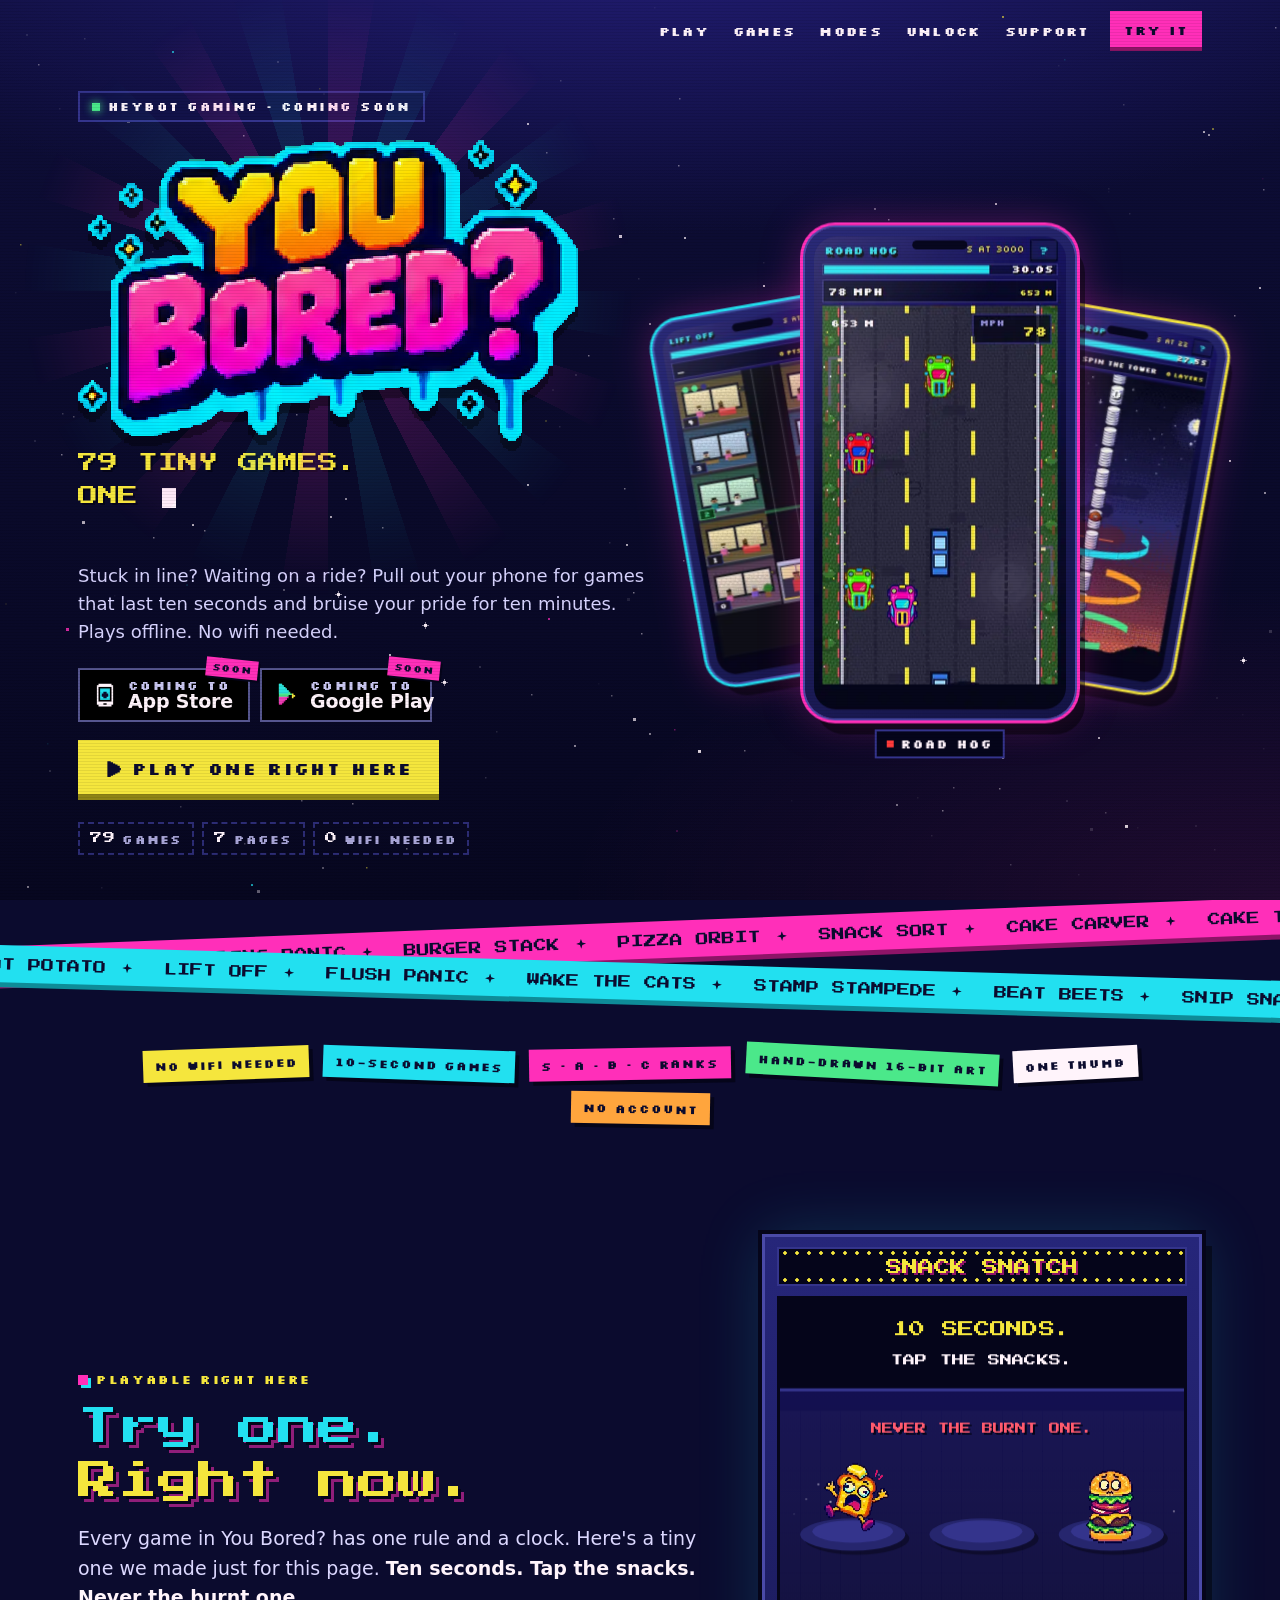
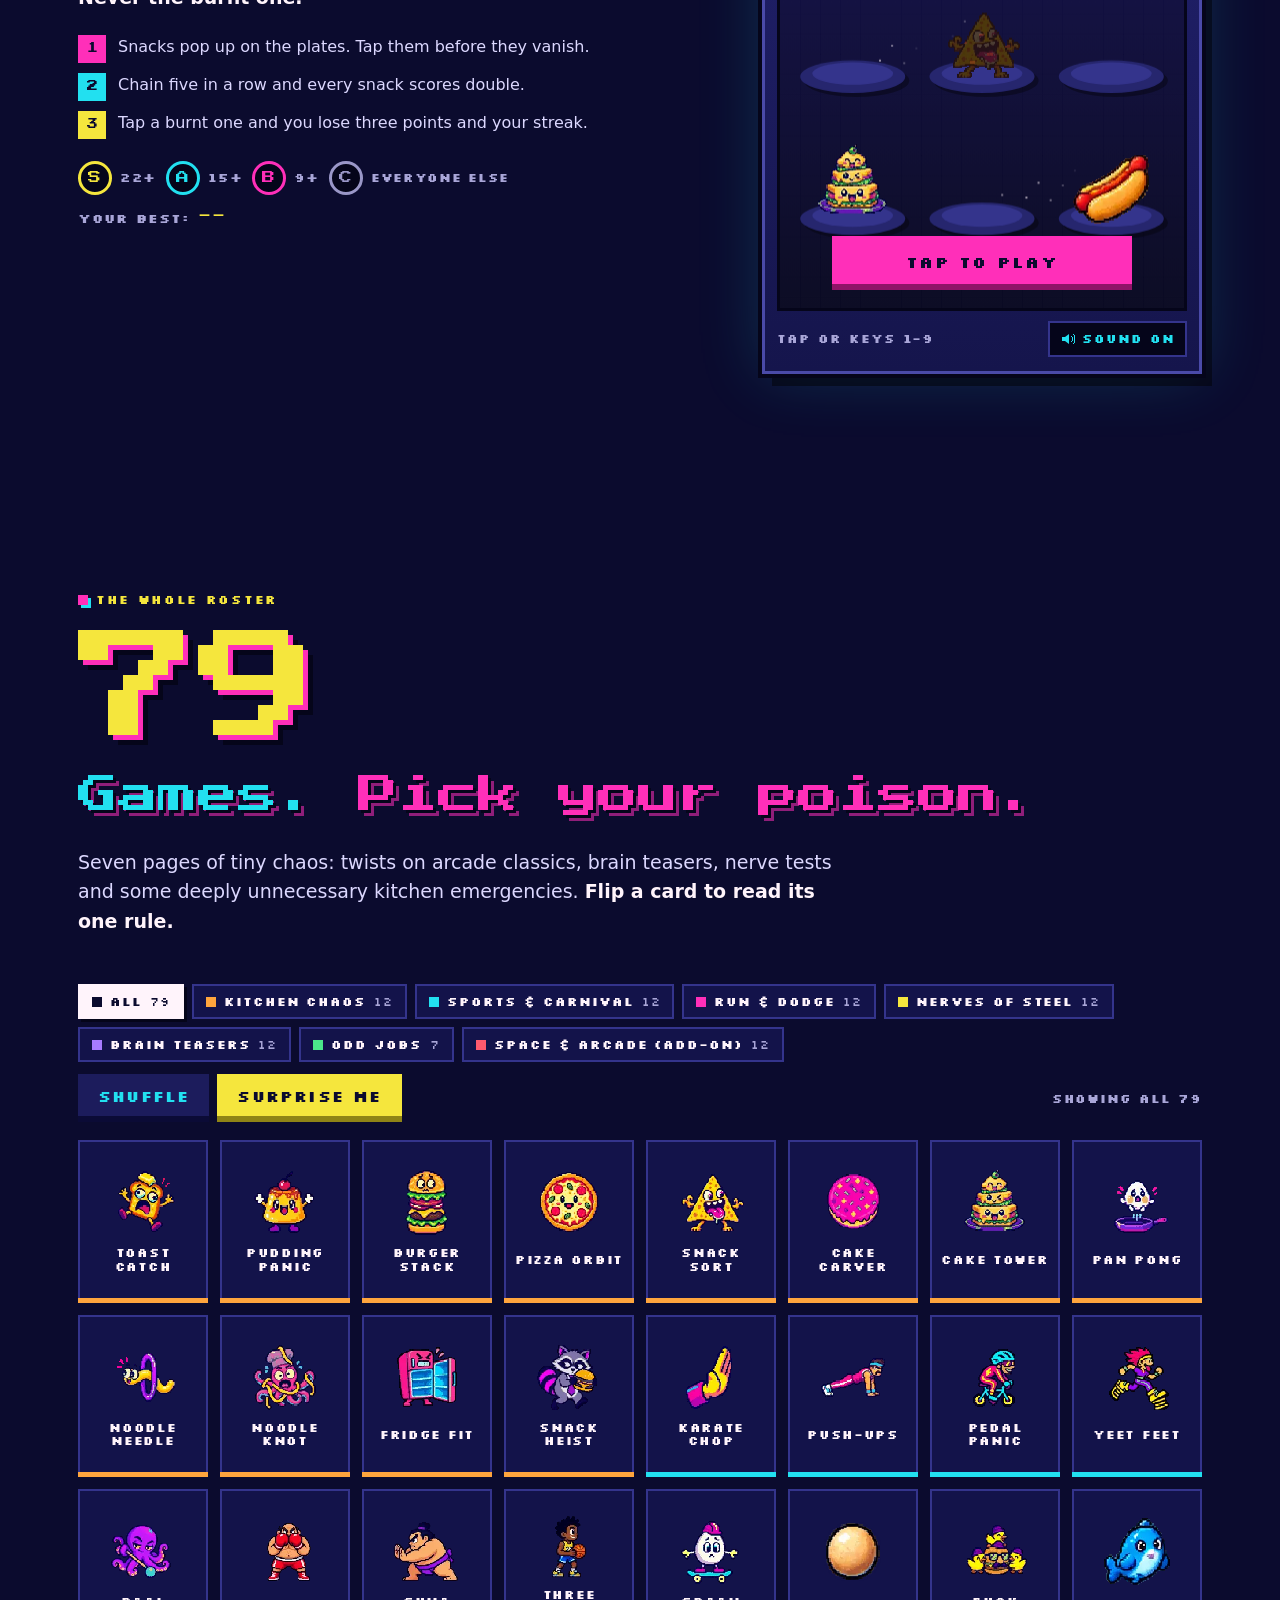
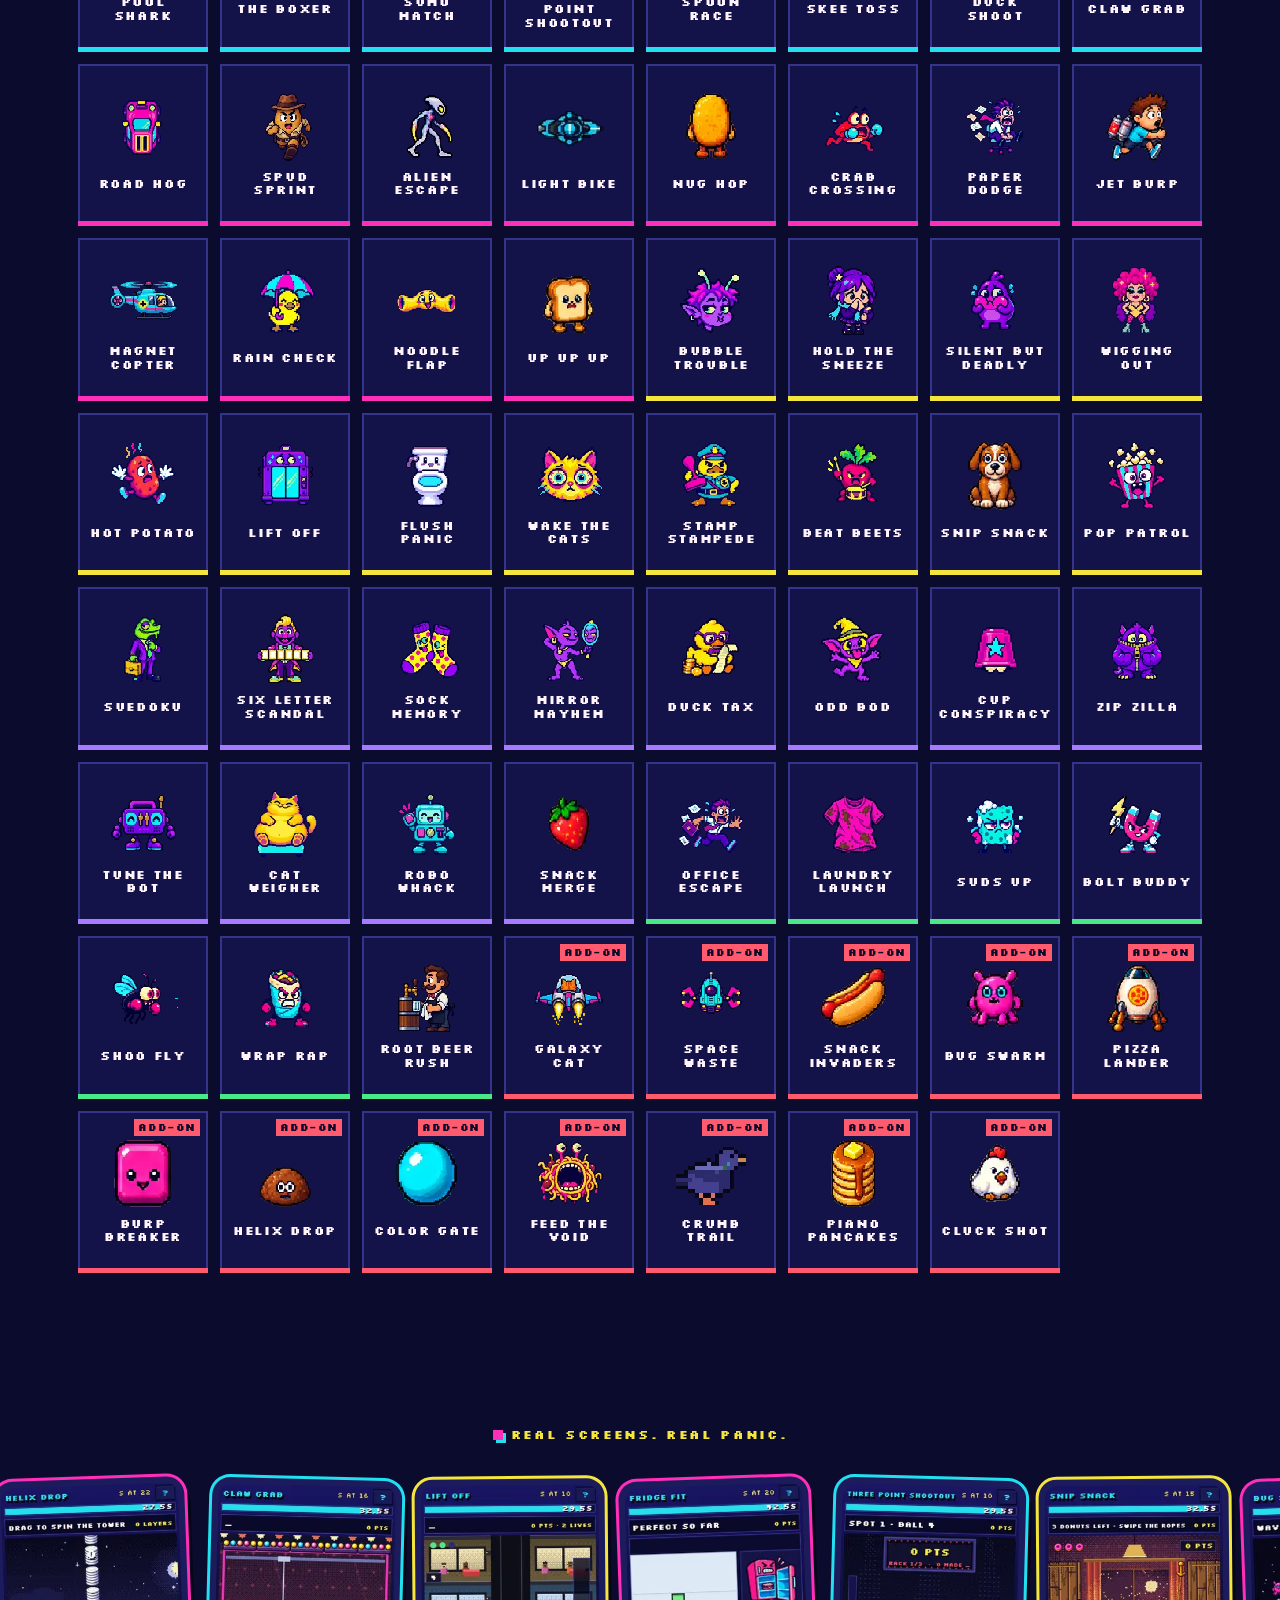
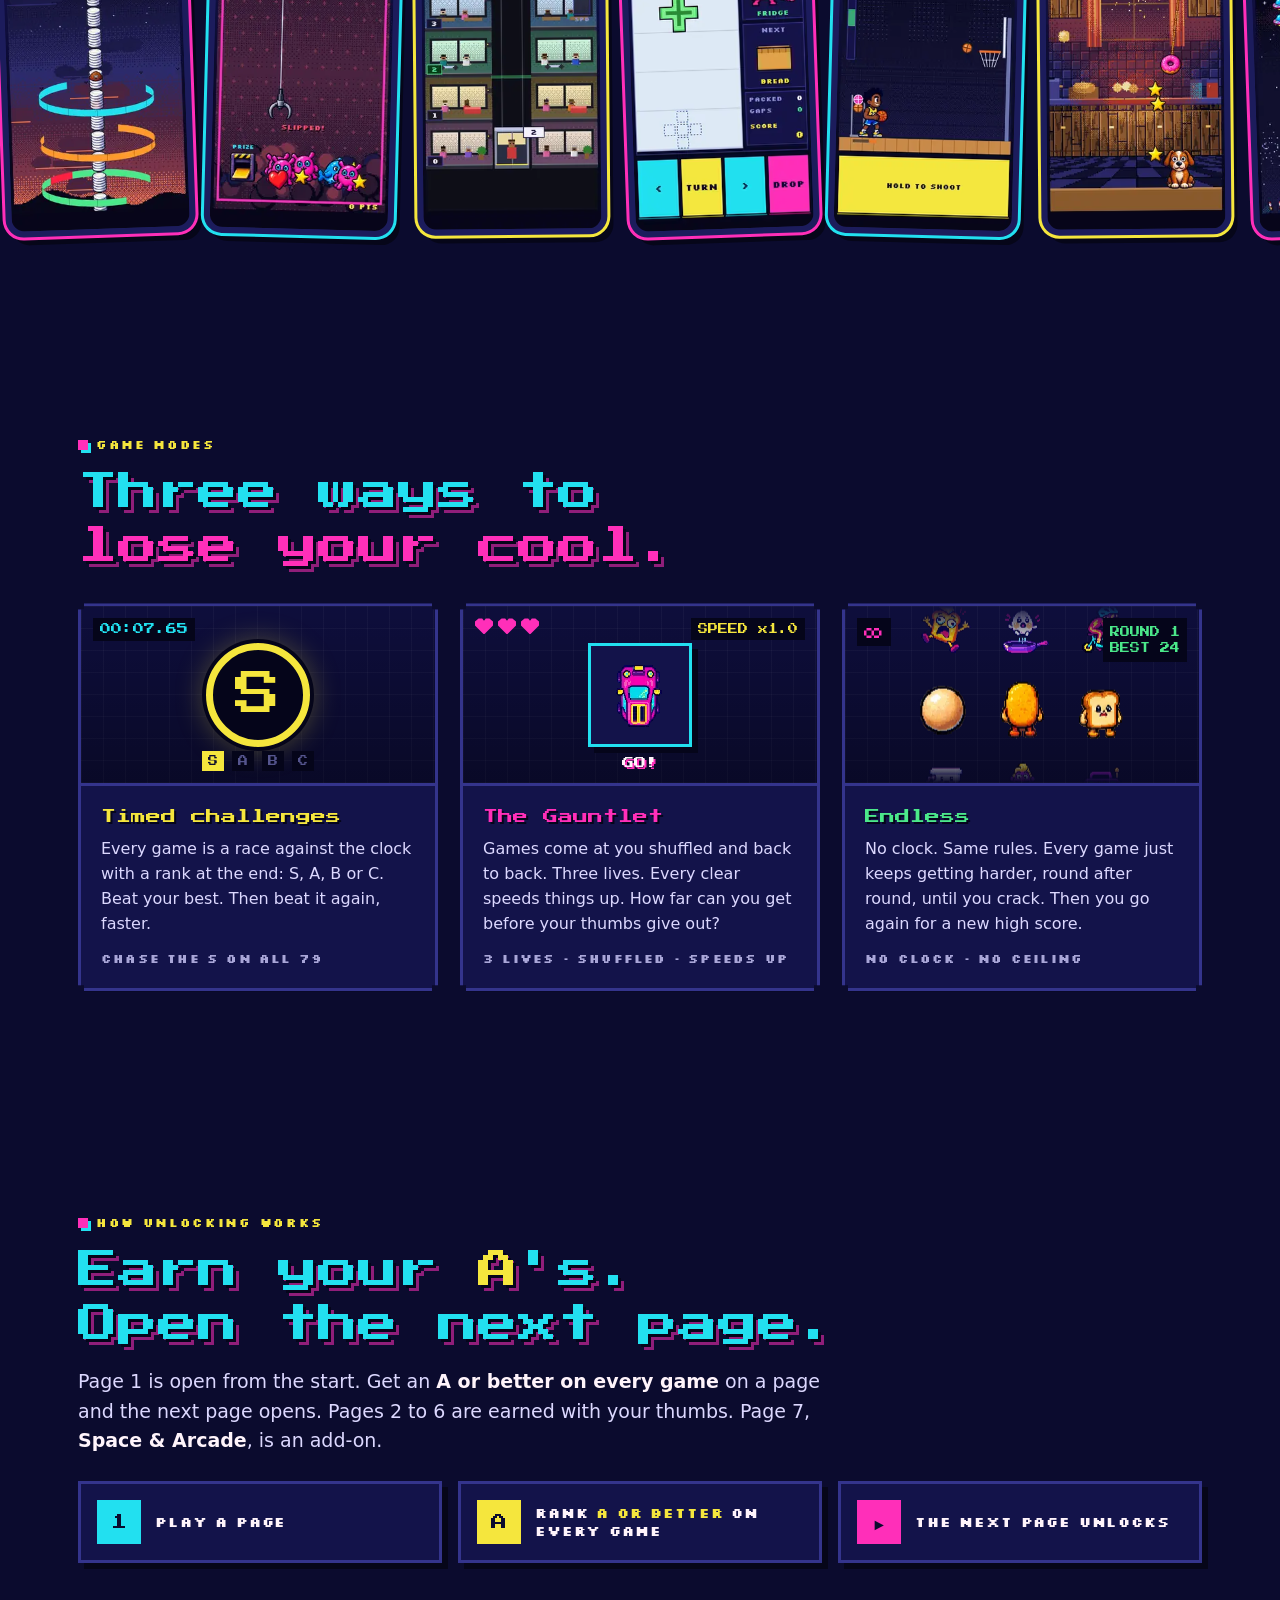
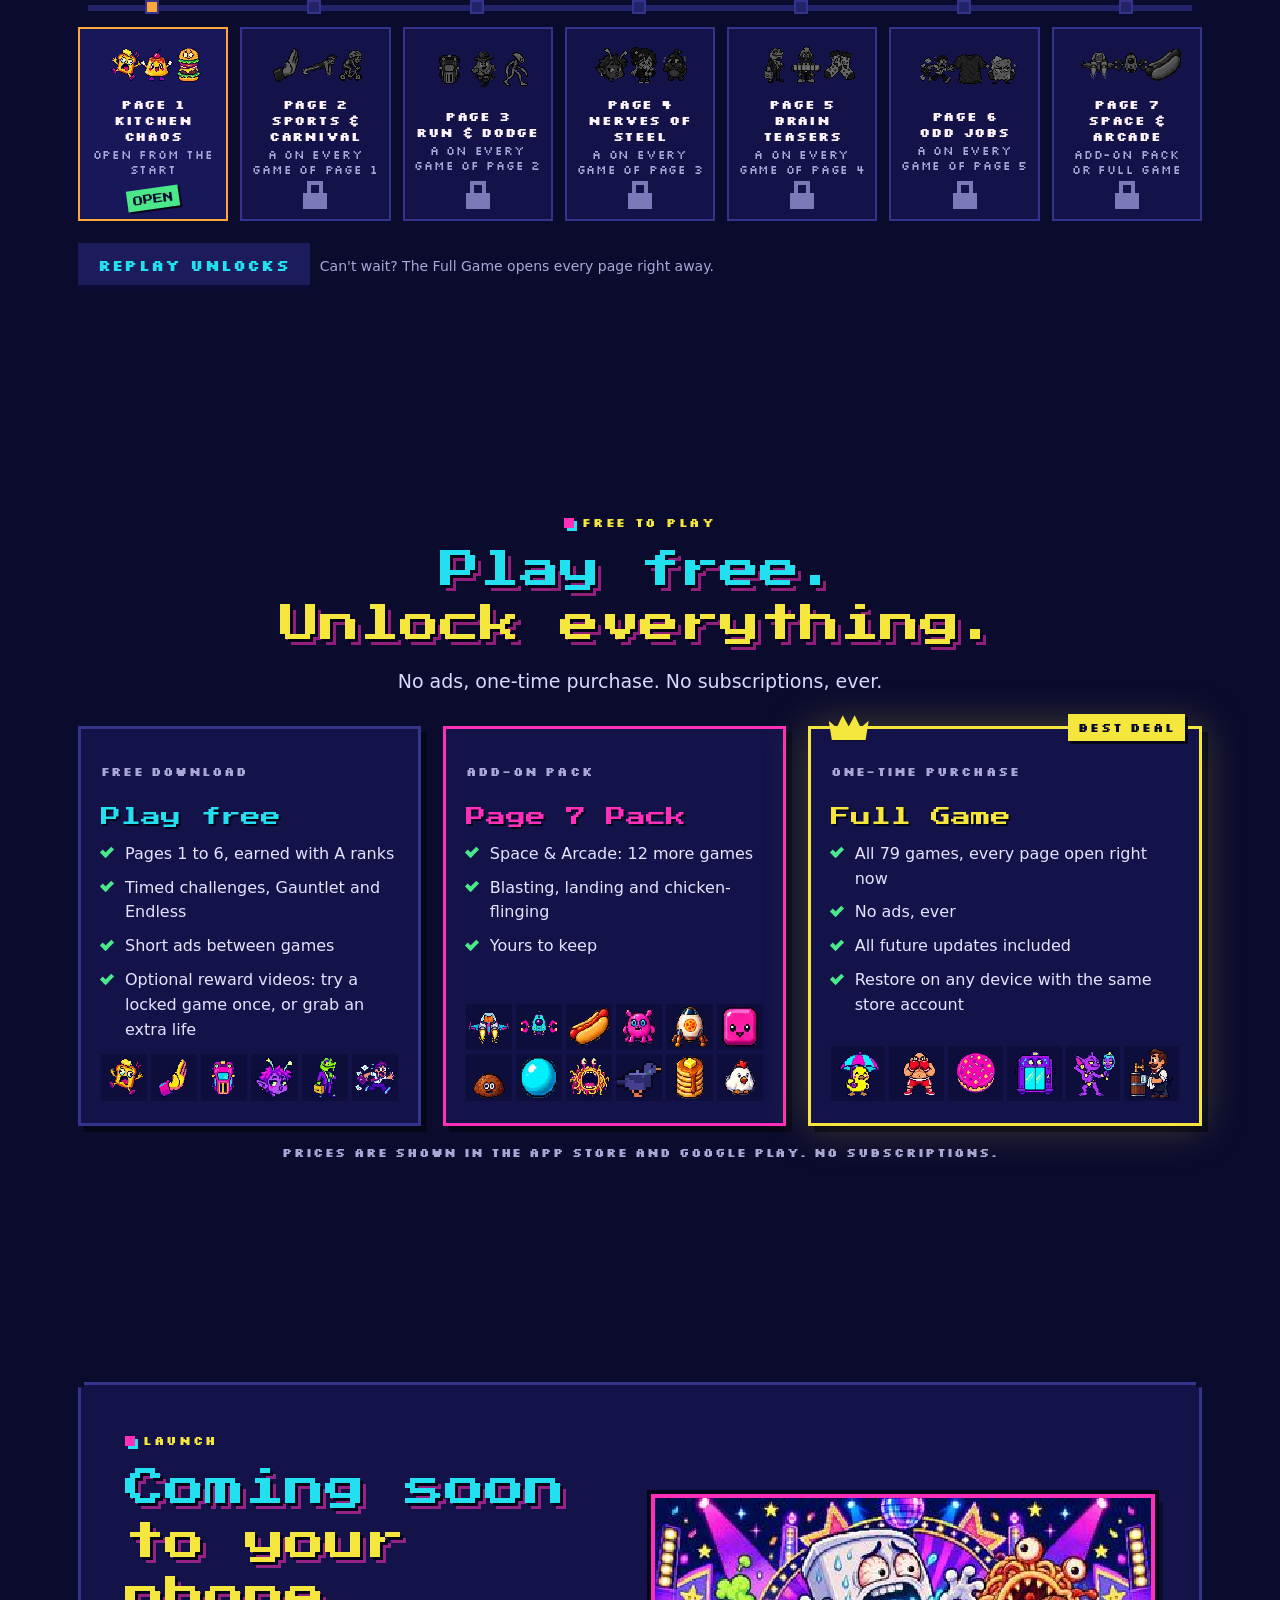
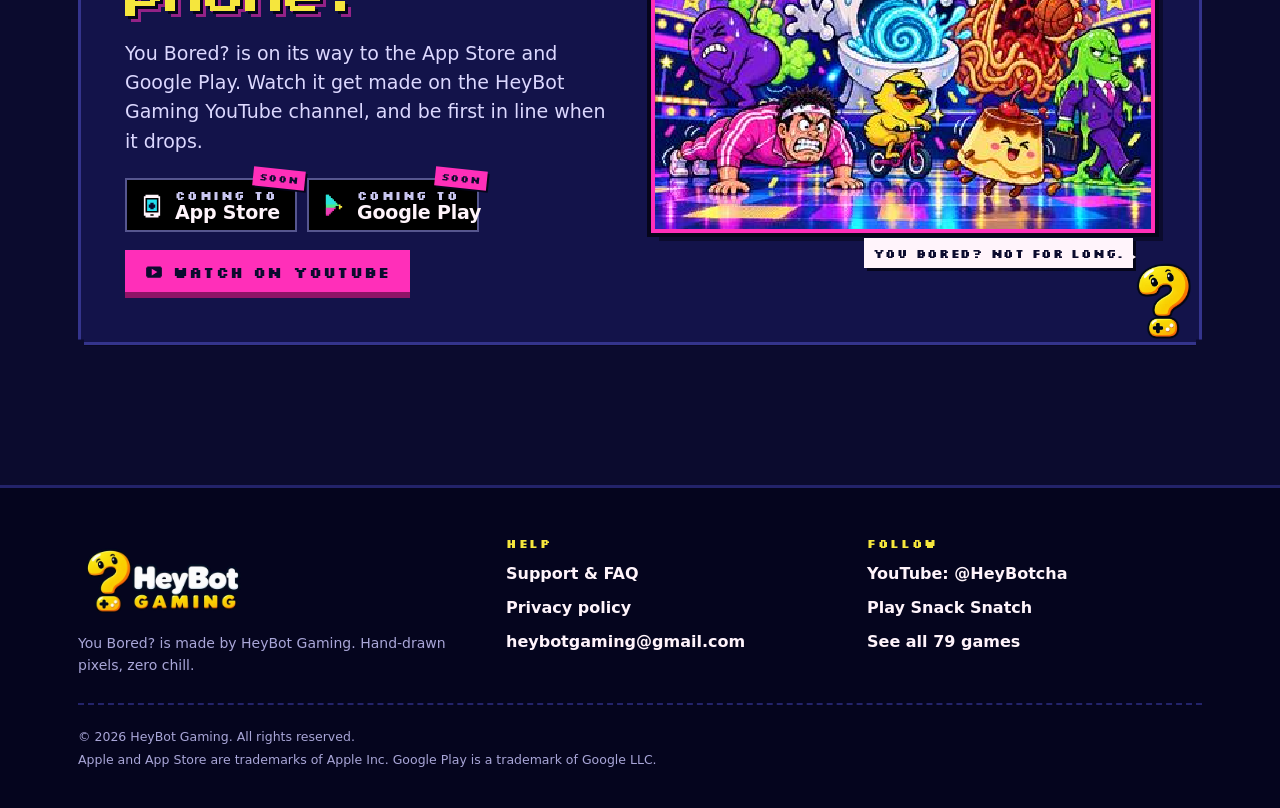
<file: index.html>
<!doctype html>
<html lang="en">
<head>
<meta charset="utf-8">
<meta name="viewport" content="width=device-width,initial-scale=1,viewport-fit=cover">
<title>You Bored? | 79 Tiny Games. One Rule Each. No Mercy.</title>
<meta name="description" content="You Bored? packs 79 tiny mini games into one app. Timed ranked challenges, a speed-up gauntlet and endless mode. Plays offline, no wifi needed. Coming soon to iPhone and Android.">
<meta name="theme-color" content="#0B0B2E">
<meta name="color-scheme" content="dark">
<!-- SITE_URL: the social preview tags below need the site's full address. If your GitHub username is not "heybotgaming",
     replace https://heybotgaming.github.io in this file (and in privacy.html / support.html) with https://YOUR-USERNAME.github.io -->
<link rel="canonical" href="https://heybotgaming.github.io/">
<meta property="og:type" content="website">
<meta property="og:site_name" content="You Bored? by HeyBot Gaming">
<meta property="og:title" content="You Bored? | 79 tiny games. One rule each. No mercy.">
<meta property="og:description" content="79 tiny mini games for when you're bored or waiting. Ranked S/A/B/C, offline, no wifi needed. Coming soon to the App Store and Google Play.">
<meta property="og:url" content="https://heybotgaming.github.io/">
<meta property="og:image" content="https://heybotgaming.github.io/og.jpg">
<meta property="og:image:width" content="1200">
<meta property="og:image:height" content="630">
<meta property="og:image:alt" content="The You Bored? logo next to three phones showing pixel-art mini games.">
<meta name="twitter:card" content="summary_large_image">
<meta name="twitter:title" content="You Bored? | 79 tiny games. No mercy.">
<meta name="twitter:description" content="79 tiny mini games, ranked S/A/B/C. Offline. Coming soon to iPhone and Android.">
<meta name="twitter:image" content="https://heybotgaming.github.io/og.jpg">
<link rel="icon" href="favicon.ico" sizes="32x32">
<link rel="icon" href="favicon.svg" type="image/svg+xml">
<link rel="apple-touch-icon" href="apple-touch-icon.png">
<link rel="preload" href="assets/fonts/press-start-2p.ttf" as="font" type="font/ttf" crossorigin>
<link rel="preload" href="assets/fonts/silkscreen-700.ttf" as="font" type="font/ttf" crossorigin>
<link rel="preload" href="assets/img/logo.webp" as="image">
<link rel="stylesheet" href="assets/css/site.css">
<script type="application/ld+json">{"@context":"https://schema.org","@type":"VideoGame","name":"You Bored?","description":"79 tiny mini games with timed ranked challenges, a gauntlet and endless mode. Plays offline.","genre":["Arcade","Casual","Puzzle"],"gamePlatform":["iOS","Android"],"publisher":{"@type":"Organization","name":"HeyBot Gaming","email":"heybotgaming@gmail.com","sameAs":["https://www.youtube.com/@HeyBotcha"]}}</script>
</head>
<body>
<a class="skip" href="#main">Skip to content</a>
<div class="bg-glow" aria-hidden="true"></div>
<canvas id="stars" aria-hidden="true"></canvas>
<div class="scan" aria-hidden="true"></div>

<header class="nav" id="nav">
  <div class="wrap">
    <a class="brand" href="#top" aria-label="You Bored? home"><img src="assets/img/logo.webp" width="314" height="189" alt="You Bored?"></a>
    <nav class="links" aria-label="Sections">
      <a href="#play">Play</a><a href="#games">Games</a><a href="#modes">Modes</a><a href="#unlock">Unlock</a><a href="support.html">Support</a>
    </nav>
    <a class="btn mag" href="#play" data-burst>Try it</a>
  </div>
</header>

<main id="main">
<!-- ================================================================ HERO -->
<section class="hero" id="top">
  <div class="wrap">
    <div class="hero-copy">
      <span class="chip"><i></i>HeyBot Gaming &middot; Coming soon</span>
      <div class="logo-stage">
        <div class="rays" aria-hidden="true"></div>
        <button class="logo-btn" id="logoBtn" type="button" aria-label="You Bored? logo. Press for confetti.">
          <img class="logo" id="logo" src="assets/img/logo.webp" width="314" height="189" alt="You Bored?" fetchpriority="high">
        </button>
      </div>
      <h1 class="tagline" id="tagline" data-text="79 TINY GAMES.~ONE RULE EACH.~|NO MERCY.">79 TINY GAMES.<br>ONE RULE EACH.<br><span class="m">NO MERCY.</span></h1>
      <p class="sub">Stuck in line? Waiting on a ride? Pull out your phone for games that last ten seconds and bruise your pride for ten minutes. Plays offline. No wifi needed.</p>
      <div class="badges" data-badges></div>
      <div class="hero-cta">
        <a class="btn acid big" href="#play" data-burst><svg viewBox="0 0 16 16" aria-hidden="true"><path fill="currentColor" d="M3 1h3v1h2v1h2v1h2v1h2v2h1v2h-1v2h-2v1h-2v1H8v1H6v1H3z"/></svg>Play one right here</a>
      </div>
      <ul class="stats">
        <li><b>79</b>games</li><li><b>7</b>pages</li><li><b>0</b>wifi needed</li>
      </ul>
    </div>
    <div class="phones" id="phones" aria-label="Gameplay clips">
      <div class="phone p2" aria-hidden="true"><div class="body"><div class="screen"><img data-cycle="b" src="assets/img/screens/helix.webp" alt="" width="270" height="506" loading="lazy"></div></div></div>
      <div class="phone p1" aria-hidden="true"><div class="body"><div class="screen"><img data-cycle="a" src="assets/img/screens/claw.webp" alt="" width="270" height="506" loading="lazy"></div></div></div>
      <div class="phone p0"><div class="body"><div class="screen">
        <video id="heroVid" muted playsinline loop preload="none" poster="assets/clips/road.webp" width="360" height="676" aria-label="Gameplay clip"></video>
      </div></div><span class="tag"><i></i><span id="nowPlaying">Road Hog</span></span></div>
    </div>
  </div>
</section>

<!-- ================================================================ TICKER -->
<div class="ticker" aria-hidden="true">
  <div class="tk a"><div class="tk-row" style="--t:90s"><span>TOAST CATCH</span><span>PUDDING PANIC</span><span>BURGER STACK</span><span>PIZZA ORBIT</span><span>SNACK SORT</span><span>CAKE CARVER</span><span>CAKE TOWER</span><span>PAN PONG</span><span>NOODLE NEEDLE</span><span>NOODLE KNOT</span><span>FRIDGE FIT</span><span>SNACK HEIST</span><span>KARATE CHOP</span><span>PUSH-UPS</span><span>PEDAL PANIC</span><span>YEET FEET</span><span>POOL SHARK</span><span>THE BOXER</span><span>SUMO MATCH</span><span>THREE POINT SHOOTOUT</span><span>SPOON RACE</span><span>SKEE TOSS</span><span>DUCK SHOOT</span><span>CLAW GRAB</span><span>ROAD HOG</span><span>SPUD SPRINT</span><span>ALIEN ESCAPE</span><span>LIGHT BIKE</span><span>NUG HOP</span><span>CRAB CROSSING</span><span>PAPER DODGE</span><span>JET BURP</span><span>MAGNET COPTER</span><span>RAIN CHECK</span><span>NOODLE FLAP</span><span>UP UP UP</span><span>BUBBLE TROUBLE</span><span>HOLD THE SNEEZE</span><span>SILENT BUT DEADLY</span><span>WIGGING OUT</span></div><div class="tk-row" style="--t:90s"><span>TOAST CATCH</span><span>PUDDING PANIC</span><span>BURGER STACK</span><span>PIZZA ORBIT</span><span>SNACK SORT</span><span>CAKE CARVER</span><span>CAKE TOWER</span><span>PAN PONG</span><span>NOODLE NEEDLE</span><span>NOODLE KNOT</span><span>FRIDGE FIT</span><span>SNACK HEIST</span><span>KARATE CHOP</span><span>PUSH-UPS</span><span>PEDAL PANIC</span><span>YEET FEET</span><span>POOL SHARK</span><span>THE BOXER</span><span>SUMO MATCH</span><span>THREE POINT SHOOTOUT</span><span>SPOON RACE</span><span>SKEE TOSS</span><span>DUCK SHOOT</span><span>CLAW GRAB</span><span>ROAD HOG</span><span>SPUD SPRINT</span><span>ALIEN ESCAPE</span><span>LIGHT BIKE</span><span>NUG HOP</span><span>CRAB CROSSING</span><span>PAPER DODGE</span><span>JET BURP</span><span>MAGNET COPTER</span><span>RAIN CHECK</span><span>NOODLE FLAP</span><span>UP UP UP</span><span>BUBBLE TROUBLE</span><span>HOLD THE SNEEZE</span><span>SILENT BUT DEADLY</span><span>WIGGING OUT</span></div></div>
  <div class="tk b"><div class="tk-row" style="--t:100s"><span>HOT POTATO</span><span>LIFT OFF</span><span>FLUSH PANIC</span><span>WAKE THE CATS</span><span>STAMP STAMPEDE</span><span>BEAT BEETS</span><span>SNIP SNACK</span><span>POP PATROL</span><span>SUEDOKU</span><span>SIX LETTER SCANDAL</span><span>SOCK MEMORY</span><span>MIRROR MAYHEM</span><span>DUCK TAX</span><span>ODD BOD</span><span>CUP CONSPIRACY</span><span>ZIP ZILLA</span><span>TUNE THE BOT</span><span>CAT WEIGHER</span><span>ROBO WHACK</span><span>SNACK MERGE</span><span>OFFICE ESCAPE</span><span>LAUNDRY LAUNCH</span><span>SUDS UP</span><span>BOLT BUDDY</span><span>SHOO FLY</span><span>WRAP RAP</span><span>ROOT BEER RUSH</span><span>GALAXY CAT</span><span>SPACE WASTE</span><span>SNACK INVADERS</span><span>BUG SWARM</span><span>PIZZA LANDER</span><span>BURP BREAKER</span><span>HELIX DROP</span><span>COLOR GATE</span><span>FEED THE VOID</span><span>CRUMB TRAIL</span><span>PIANO PANCAKES</span><span>CLUCK SHOT</span></div><div class="tk-row" style="--t:100s"><span>HOT POTATO</span><span>LIFT OFF</span><span>FLUSH PANIC</span><span>WAKE THE CATS</span><span>STAMP STAMPEDE</span><span>BEAT BEETS</span><span>SNIP SNACK</span><span>POP PATROL</span><span>SUEDOKU</span><span>SIX LETTER SCANDAL</span><span>SOCK MEMORY</span><span>MIRROR MAYHEM</span><span>DUCK TAX</span><span>ODD BOD</span><span>CUP CONSPIRACY</span><span>ZIP ZILLA</span><span>TUNE THE BOT</span><span>CAT WEIGHER</span><span>ROBO WHACK</span><span>SNACK MERGE</span><span>OFFICE ESCAPE</span><span>LAUNDRY LAUNCH</span><span>SUDS UP</span><span>BOLT BUDDY</span><span>SHOO FLY</span><span>WRAP RAP</span><span>ROOT BEER RUSH</span><span>GALAXY CAT</span><span>SPACE WASTE</span><span>SNACK INVADERS</span><span>BUG SWARM</span><span>PIZZA LANDER</span><span>BURP BREAKER</span><span>HELIX DROP</span><span>COLOR GATE</span><span>FEED THE VOID</span><span>CRUMB TRAIL</span><span>PIANO PANCAKES</span><span>CLUCK SHOT</span></div></div>
</div>
<div class="wrap">
  <ul class="stickers rv" aria-label="Highlights">
    <li>No wifi needed</li><li>10-second games</li><li>S &middot; A &middot; B &middot; C ranks</li><li>Hand-drawn 16-bit art</li><li>One thumb</li><li>No account</li>
  </ul>
</div>

<!-- ================================================================ PLAY -->
<section id="play">
  <div class="wrap play-grid">
    <div class="rv">
      <p class="eyebrow">Playable right here</p>
      <h2 class="h2">Try one.<br><em>Right now.</em></h2>
      <p class="lede">Every game in You Bored? has one rule and a clock. Here's a tiny one we made just for this page. <b>Ten seconds. Tap the snacks. Never the burnt one.</b></p>
      <ol class="howto">
        <li><b>1</b><span>Snacks pop up on the plates. Tap them before they vanish.</span></li>
        <li><b>2</b><span>Chain five in a row and every snack scores double.</span></li>
        <li><b>3</b><span>Tap a burnt one and you lose three points and your streak.</span></li>
      </ol>
      <div class="ranks" aria-label="Rank targets">
        <span class="rk"><i style="--c:var(--acid)">S</i>22+</span>
        <span class="rk"><i style="--c:var(--cyan)">A</i>15+</span>
        <span class="rk"><i style="--c:var(--mag)">B</i>9+</span>
        <span class="rk"><i style="--c:#9A97C8">C</i>Everyone else</span>
      </div>
      <p class="best">Your best: <b id="bestScore">--</b></p>
    </div>
    <div class="cab rv" style="--rd:.1s">
      <div class="cab-top"><span class="bulbs t"></span><h3>SNACK SNATCH</h3><span class="bulbs b"></span></div>
      <div class="screen-wrap" id="snackWrap">
        <canvas id="snack" width="400" height="600" aria-label="Snack Snatch mini-game. Press Space to start, then use keys 1 to 9 to tap the plates."></canvas>
        <div class="game-ui" id="uiStart"><button class="btn mag big" id="btnStart" type="button">Tap to play</button></div>
        <div class="game-ui" id="uiEnd" hidden>
          <a class="btn acid big" href="#get" id="btnGet">Get the full game</a>
          <button class="btn ghost" id="btnAgain" type="button">Play again</button>
        </div>
      </div>
      <div class="cab-bot">
        <span class="keys">Tap or keys 1-9</span>
        <button class="mini" id="btnSound" type="button" aria-pressed="true"><svg viewBox="0 0 16 16" aria-hidden="true"><path fill="currentColor" d="M2 6h3l4-3v10l-4-3H2z"/><path id="sndWaves" fill="currentColor" d="M11 5h1v1h1v4h-1v1h-1v-1h1V6h-1zM13 3h1v1h1v8h-1v1h-1v-1h1V4h-1z"/></svg><span id="sndLbl">Sound on</span></button>
      </div>
    </div>
  </div>
</section>

<!-- ================================================================ GAME WALL -->
<section id="games">
  <div class="wrap">
    <div class="wall-head rv">
      <p class="eyebrow">The whole roster</p>
      <p class="bigcount" data-count="79" aria-hidden="true">79</p>
      <h2 class="h2">Games. <span class="m">Pick your poison.</span></h2>
      <p class="lede">Seven pages of tiny chaos: twists on arcade classics, brain teasers, nerve tests and some deeply unnecessary kitchen emergencies. <b>Flip a card to read its one rule.</b></p>
    </div>
    <div class="filters rv" role="group" aria-label="Filter games by page"><button class="fchip" type="button" data-f="0" aria-pressed="true" style="--c:var(--white)"><i></i>All <span>79</span></button><button class="fchip" type="button" data-f="1" aria-pressed="false" style="--c:var(--p1)"><i></i>Kitchen Chaos <span>12</span></button><button class="fchip" type="button" data-f="2" aria-pressed="false" style="--c:var(--p2)"><i></i>Sports &amp; Carnival <span>12</span></button><button class="fchip" type="button" data-f="3" aria-pressed="false" style="--c:var(--p3)"><i></i>Run &amp; Dodge <span>12</span></button><button class="fchip" type="button" data-f="4" aria-pressed="false" style="--c:var(--p4)"><i></i>Nerves Of Steel <span>12</span></button><button class="fchip" type="button" data-f="5" aria-pressed="false" style="--c:var(--p5)"><i></i>Brain Teasers <span>12</span></button><button class="fchip" type="button" data-f="6" aria-pressed="false" style="--c:var(--p6)"><i></i>Odd Jobs <span>7</span></button><button class="fchip" type="button" data-f="7" aria-pressed="false" style="--c:var(--p7)"><i></i>Space &amp; Arcade (add-on) <span>12</span></button></div>
    <div class="wall-tools rv">
      <button class="btn ghost" id="btnShuffle" type="button">Shuffle</button>
      <button class="btn acid" id="btnSurprise" type="button" data-burst>Surprise me</button>
      <span class="note" id="wallNote" aria-live="polite">Showing all 79</span>
    </div>
    <div class="grid" id="wall">
      <button class="card" type="button" data-p="1" data-i="0" data-id="TOAST" style="--c:var(--p1)" aria-label="Toast Catch. Page 1, Kitchen Chaos. Rule: Tap the lane before the toast hits the floor."><span class="in"><span class="face front"><i class="spr" style="background-position:0% 0%;--dl:-0.00s"></i><span class="nm">TOAST CATCH</span></span><span class="face back"><span class="pg">P1 &middot; KITCHEN CHAOS</span><span class="nm">TOAST CATCH</span><span class="p">Tap the lane before the toast hits the floor.</span><span class="rule">The one rule</span></span></span></button>
      <button class="card" type="button" data-p="1" data-i="1" data-id="PUDDING" style="--c:var(--p1)" aria-label="Pudding Panic. Page 1, Kitchen Chaos. Rule: Slide the tray under every falling pudding."><span class="in"><span class="face front"><i class="spr" style="background-position:11.11% 0%;--dl:-0.37s"></i><span class="nm">PUDDING PANIC</span></span><span class="face back"><span class="pg">P1 &middot; KITCHEN CHAOS</span><span class="nm">PUDDING PANIC</span><span class="p">Slide the tray under every falling pudding.</span><span class="rule">The one rule</span></span></span></button>
      <button class="card" type="button" data-p="1" data-i="2" data-id="STACK" style="--c:var(--p1)" aria-label="Burger Stack. Page 1, Kitchen Chaos. Rule: Drop each layer square. Overhang gets chopped."><span class="in"><span class="face front"><i class="spr" style="background-position:22.22% 0%;--dl:-0.74s"></i><span class="nm">BURGER STACK</span></span><span class="face back"><span class="pg">P1 &middot; KITCHEN CHAOS</span><span class="nm">BURGER STACK</span><span class="p">Drop each layer square. Overhang gets chopped.</span><span class="rule">The one rule</span></span></span></button>
      <button class="card" type="button" data-p="1" data-i="3" data-id="PIZZA" style="--c:var(--p1)" aria-label="Pizza Orbit. Page 1, Kitchen Chaos. Rule: Drop toppings on the pizza. They must never touch."><span class="in"><span class="face front"><i class="spr" style="background-position:33.33% 0%;--dl:-1.11s"></i><span class="nm">PIZZA ORBIT</span></span><span class="face back"><span class="pg">P1 &middot; KITCHEN CHAOS</span><span class="nm">PIZZA ORBIT</span><span class="p">Drop toppings on the pizza. They must never touch.</span><span class="rule">The one rule</span></span></span></button>
      <button class="card" type="button" data-p="1" data-i="4" data-id="SORT" style="--c:var(--p1)" aria-label="Snack Sort. Page 1, Kitchen Chaos. Rule: Drag each snack into the bin of its color."><span class="in"><span class="face front"><i class="spr" style="background-position:44.44% 0%;--dl:-1.48s"></i><span class="nm">SNACK SORT</span></span><span class="face back"><span class="pg">P1 &middot; KITCHEN CHAOS</span><span class="nm">SNACK SORT</span><span class="p">Drag each snack into the bin of its color.</span><span class="rule">The one rule</span></span></span></button>
      <button class="card" type="button" data-p="1" data-i="5" data-id="SLICE" style="--c:var(--p1)" aria-label="Cake Carver. Page 1, Kitchen Chaos. Rule: Swipe the flying cakes. Never slice a burnt one."><span class="in"><span class="face front"><i class="spr" style="background-position:55.56% 0%;--dl:-1.85s"></i><span class="nm">CAKE CARVER</span></span><span class="face back"><span class="pg">P1 &middot; KITCHEN CHAOS</span><span class="nm">CAKE CARVER</span><span class="p">Swipe the flying cakes. Never slice a burnt one.</span><span class="rule">The one rule</span></span></span></button>
      <button class="card" type="button" data-p="1" data-i="6" data-id="TOWER" style="--c:var(--p1)" aria-label="Cake Tower. Page 1, Kitchen Chaos. Rule: Drop the swinging layers dead center, or it leans."><span class="in"><span class="face front"><i class="spr" style="background-position:66.67% 0%;--dl:-2.22s"></i><span class="nm">CAKE TOWER</span></span><span class="face back"><span class="pg">P1 &middot; KITCHEN CHAOS</span><span class="nm">CAKE TOWER</span><span class="p">Drop the swinging layers dead center, or it leans.</span><span class="rule">The one rule</span></span></span></button>
      <button class="card" type="button" data-p="1" data-i="7" data-id="PONG" style="--c:var(--p1)" aria-label="Pan Pong. Page 1, Kitchen Chaos. Rule: Keep the egg up. The pan keeps shrinking."><span class="in"><span class="face front"><i class="spr" style="background-position:77.78% 0%;--dl:-2.59s"></i><span class="nm">PAN PONG</span></span><span class="face back"><span class="pg">P1 &middot; KITCHEN CHAOS</span><span class="nm">PAN PONG</span><span class="p">Keep the egg up. The pan keeps shrinking.</span><span class="rule">The one rule</span></span></span></button>
      <button class="card" type="button" data-p="1" data-i="8" data-id="THREAD" style="--c:var(--p1)" aria-label="Noodle Needle. Page 1, Kitchen Chaos. Rule: Steer the noodle through every ring."><span class="in"><span class="face front"><i class="spr" style="background-position:88.89% 0%;--dl:-2.96s"></i><span class="nm">NOODLE NEEDLE</span></span><span class="face back"><span class="pg">P1 &middot; KITCHEN CHAOS</span><span class="nm">NOODLE NEEDLE</span><span class="p">Steer the noodle through every ring.</span><span class="rule">The one rule</span></span></span></button>
      <button class="card" type="button" data-p="1" data-i="9" data-id="KNOT" style="--c:var(--p1)" aria-label="Noodle Knot. Page 1, Kitchen Chaos. Rule: Drag the dots until no lines cross."><span class="in"><span class="face front"><i class="spr" style="background-position:100% 0%;--dl:-0.13s"></i><span class="nm">NOODLE KNOT</span></span><span class="face back"><span class="pg">P1 &middot; KITCHEN CHAOS</span><span class="nm">NOODLE KNOT</span><span class="p">Drag the dots until no lines cross.</span><span class="rule">The one rule</span></span></span></button>
      <button class="card" type="button" data-p="1" data-i="10" data-id="FIT" style="--c:var(--p1)" aria-label="Fridge Fit. Page 1, Kitchen Chaos. Rule: Pack the fridge perfectly. Nothing clears."><span class="in"><span class="face front"><i class="spr" style="background-position:0% 14.29%;--dl:-0.50s"></i><span class="nm">FRIDGE FIT</span></span><span class="face back"><span class="pg">P1 &middot; KITCHEN CHAOS</span><span class="nm">FRIDGE FIT</span><span class="p">Pack the fridge perfectly. Nothing clears.</span><span class="rule">The one rule</span></span></span></button>
      <button class="card" type="button" data-p="1" data-i="11" data-id="SNEAK" style="--c:var(--p1)" aria-label="Snack Heist. Page 1, Kitchen Chaos. Rule: Steal the snacks. Stay out of the flashlight."><span class="in"><span class="face front"><i class="spr" style="background-position:11.11% 14.29%;--dl:-0.87s"></i><span class="nm">SNACK HEIST</span></span><span class="face back"><span class="pg">P1 &middot; KITCHEN CHAOS</span><span class="nm">SNACK HEIST</span><span class="p">Steal the snacks. Stay out of the flashlight.</span><span class="rule">The one rule</span></span></span></button>
      <button class="card" type="button" data-p="2" data-i="12" data-id="CHOP" style="--c:var(--p2)" aria-label="Karate Chop. Page 2, Sports &amp; Carnival. Rule: Chop exactly the number shown. Not one more."><span class="in"><span class="face front"><i class="spr" style="background-position:22.22% 14.29%;--dl:-1.24s"></i><span class="nm">KARATE CHOP</span></span><span class="face back"><span class="pg">P2 &middot; SPORTS &amp; CARNIVAL</span><span class="nm">KARATE CHOP</span><span class="p">Chop exactly the number shown. Not one more.</span><span class="rule">The one rule</span></span></span></button>
      <button class="card" type="button" data-p="2" data-i="13" data-id="PUSHUP" style="--c:var(--p2)" aria-label="Push-Ups. Page 2, Sports &amp; Carnival. Rule: Alternate left and right. Faster. Faster!"><span class="in"><span class="face front"><i class="spr" style="background-position:33.33% 14.29%;--dl:-1.61s"></i><span class="nm">PUSH-UPS</span></span><span class="face back"><span class="pg">P2 &middot; SPORTS &amp; CARNIVAL</span><span class="nm">PUSH-UPS</span><span class="p">Alternate left and right. Faster. Faster!</span><span class="rule">The one rule</span></span></span></button>
      <button class="card" type="button" data-p="2" data-i="14" data-id="BIKE" style="--c:var(--p2)" aria-label="Pedal Panic. Page 2, Sports &amp; Carnival. Rule: Pedal left, right, left. Stay above the pace line."><span class="in"><span class="face front"><i class="spr" style="background-position:44.44% 14.29%;--dl:-1.98s"></i><span class="nm">PEDAL PANIC</span></span><span class="face back"><span class="pg">P2 &middot; SPORTS &amp; CARNIVAL</span><span class="nm">PEDAL PANIC</span><span class="p">Pedal left, right, left. Stay above the pace line.</span><span class="rule">The one rule</span></span></span></button>
      <button class="card" type="button" data-p="2" data-i="15" data-id="JUMP" style="--c:var(--p2)" aria-label="Yeet Feet. Page 2, Sports &amp; Carnival. Rule: Charge, let go, land on the yellow pad."><span class="in"><span class="face front"><i class="spr" style="background-position:55.56% 14.29%;--dl:-2.35s"></i><span class="nm">YEET FEET</span></span><span class="face back"><span class="pg">P2 &middot; SPORTS &amp; CARNIVAL</span><span class="nm">YEET FEET</span><span class="p">Charge, let go, land on the yellow pad.</span><span class="rule">The one rule</span></span></span></button>
      <button class="card" type="button" data-p="2" data-i="16" data-id="POOL" style="--c:var(--p2)" aria-label="Pool Shark. Page 2, Sports &amp; Carnival. Rule: Pull back, bank it, sink it."><span class="in"><span class="face front"><i class="spr" style="background-position:66.67% 14.29%;--dl:-2.72s"></i><span class="nm">POOL SHARK</span></span><span class="face back"><span class="pg">P2 &middot; SPORTS &amp; CARNIVAL</span><span class="nm">POOL SHARK</span><span class="p">Pull back, bank it, sink it.</span><span class="rule">The one rule</span></span></span></button>
      <button class="card" type="button" data-p="2" data-i="17" data-id="BOXER" style="--c:var(--p2)" aria-label="The Boxer. Page 2, Sports &amp; Carnival. Rule: Hit the side he isn&#x27;t guarding. Dodge the wind-up."><span class="in"><span class="face front"><i class="spr" style="background-position:77.78% 14.29%;--dl:-3.09s"></i><span class="nm">THE BOXER</span></span><span class="face back"><span class="pg">P2 &middot; SPORTS &amp; CARNIVAL</span><span class="nm">THE BOXER</span><span class="p">Hit the side he isn&#x27;t guarding. Dodge the wind-up.</span><span class="rule">The one rule</span></span></span></button>
      <button class="card" type="button" data-p="2" data-i="18" data-id="SUMO" style="--c:var(--p2)" aria-label="Sumo Match. Page 2, Sports &amp; Carnival. Rule: Mash left and right to push him out. Brace!"><span class="in"><span class="face front"><i class="spr" style="background-position:88.89% 14.29%;--dl:-0.26s"></i><span class="nm">SUMO MATCH</span></span><span class="face back"><span class="pg">P2 &middot; SPORTS &amp; CARNIVAL</span><span class="nm">SUMO MATCH</span><span class="p">Mash left and right to push him out. Brace!</span><span class="rule">The one rule</span></span></span></button>
      <button class="card" type="button" data-p="2" data-i="19" data-id="HOOPS" style="--c:var(--p2)" aria-label="Three Point Shootout. Page 2, Sports &amp; Carnival. Rule: Release in the green. The green keeps shrinking."><span class="in"><span class="face front"><i class="spr" style="background-position:100% 14.29%;--dl:-0.63s"></i><span class="nm">THREE POINT SHOOTOUT</span></span><span class="face back"><span class="pg">P2 &middot; SPORTS &amp; CARNIVAL</span><span class="nm">THREE POINT SHOOTOUT</span><span class="p">Release in the green. The green keeps shrinking.</span><span class="rule">The one rule</span></span></span></button>
      <button class="card" type="button" data-p="2" data-i="20" data-id="TILT" style="--c:var(--p2)" aria-label="Spoon Race. Page 2, Sports &amp; Carnival. Rule: Tip the spoon. Keep the egg in the bowl."><span class="in"><span class="face front"><i class="spr" style="background-position:0% 28.57%;--dl:-1.00s"></i><span class="nm">SPOON RACE</span></span><span class="face back"><span class="pg">P2 &middot; SPORTS &amp; CARNIVAL</span><span class="nm">SPOON RACE</span><span class="p">Tip the spoon. Keep the egg in the bowl.</span><span class="rule">The one rule</span></span></span></button>
      <button class="card" type="button" data-p="2" data-i="21" data-id="SKEE" style="--c:var(--p2)" aria-label="Skee Toss. Page 2, Sports &amp; Carnival. Rule: Swipe up to roll. Aim for the 100 hole."><span class="in"><span class="face front"><i class="spr" style="background-position:11.11% 28.57%;--dl:-1.37s"></i><span class="nm">SKEE TOSS</span></span><span class="face back"><span class="pg">P2 &middot; SPORTS &amp; CARNIVAL</span><span class="nm">SKEE TOSS</span><span class="p">Swipe up to roll. Aim for the 100 hole.</span><span class="rule">The one rule</span></span></span></button>
      <button class="card" type="button" data-p="2" data-i="22" data-id="COUNT" style="--c:var(--p2)" aria-label="Duck Shoot. Page 2, Sports &amp; Carnival. Rule: Hit the ducks. Leave the wooden decoys alone."><span class="in"><span class="face front"><i class="spr" style="background-position:22.22% 28.57%;--dl:-1.74s"></i><span class="nm">DUCK SHOOT</span></span><span class="face back"><span class="pg">P2 &middot; SPORTS &amp; CARNIVAL</span><span class="nm">DUCK SHOOT</span><span class="p">Hit the ducks. Leave the wooden decoys alone.</span><span class="rule">The one rule</span></span></span></button>
      <button class="card" type="button" data-p="2" data-i="23" data-id="CLAW" style="--c:var(--p2)" aria-label="Claw Grab. Page 2, Sports &amp; Carnival. Rule: Drop the claw dead center, or it slips."><span class="in"><span class="face front"><i class="spr" style="background-position:33.33% 28.57%;--dl:-2.11s"></i><span class="nm">CLAW GRAB</span></span><span class="face back"><span class="pg">P2 &middot; SPORTS &amp; CARNIVAL</span><span class="nm">CLAW GRAB</span><span class="p">Drop the claw dead center, or it slips.</span><span class="rule">The one rule</span></span></span></button>
      <button class="card" type="button" data-p="3" data-i="24" data-id="ROAD" style="--c:var(--p3)" aria-label="Road Hog. Page 3, Run &amp; Dodge. Rule: Weave through traffic. You only get faster."><span class="in"><span class="face front"><i class="spr" style="background-position:44.44% 28.57%;--dl:-2.48s"></i><span class="nm">ROAD HOG</span></span><span class="face back"><span class="pg">P3 &middot; RUN &amp; DODGE</span><span class="nm">ROAD HOG</span><span class="p">Weave through traffic. You only get faster.</span><span class="rule">The one rule</span></span></span></button>
      <button class="card" type="button" data-p="3" data-i="25" data-id="IDAHO" style="--c:var(--p3)" aria-label="Spud Sprint. Page 3, Run &amp; Dodge. Rule: Jump, switch lanes, slide. The potato is coming."><span class="in"><span class="face front"><i class="spr" style="background-position:55.56% 28.57%;--dl:-2.85s"></i><span class="nm">SPUD SPRINT</span></span><span class="face back"><span class="pg">P3 &middot; RUN &amp; DODGE</span><span class="nm">SPUD SPRINT</span><span class="p">Jump, switch lanes, slide. The potato is coming.</span><span class="rule">The one rule</span></span></span></button>
      <button class="card" type="button" data-p="3" data-i="26" data-id="ALIEN" style="--c:var(--p3)" aria-label="Alien Escape. Page 3, Run &amp; Dodge. Rule: Run, jump, dive. Something is right behind you."><span class="in"><span class="face front"><i class="spr" style="background-position:66.67% 28.57%;--dl:-0.02s"></i><span class="nm">ALIEN ESCAPE</span></span><span class="face back"><span class="pg">P3 &middot; RUN &amp; DODGE</span><span class="nm">ALIEN ESCAPE</span><span class="p">Run, jump, dive. Something is right behind you.</span><span class="rule">The one rule</span></span></span></button>
      <button class="card" type="button" data-p="3" data-i="27" data-id="LIGHTBIKE" style="--c:var(--p3)" aria-label="Light Bike. Page 3, Run &amp; Dodge. Rule: Turn hard, cut them off, never hit a wall."><span class="in"><span class="face front"><i class="spr" style="background-position:77.78% 28.57%;--dl:-0.39s"></i><span class="nm">LIGHT BIKE</span></span><span class="face back"><span class="pg">P3 &middot; RUN &amp; DODGE</span><span class="nm">LIGHT BIKE</span><span class="p">Turn hard, cut them off, never hit a wall.</span><span class="rule">The one rule</span></span></span></button>
      <button class="card" type="button" data-p="3" data-i="28" data-id="HOPPER" style="--c:var(--p3)" aria-label="Nug Hop. Page 3, Run &amp; Dodge. Rule: Hop forward, dodge the cars, ride the logs."><span class="in"><span class="face front"><i class="spr" style="background-position:88.89% 28.57%;--dl:-0.76s"></i><span class="nm">NUG HOP</span></span><span class="face back"><span class="pg">P3 &middot; RUN &amp; DODGE</span><span class="nm">NUG HOP</span><span class="p">Hop forward, dodge the cars, ride the logs.</span><span class="rule">The one rule</span></span></span></button>
      <button class="card" type="button" data-p="3" data-i="29" data-id="TRAFFIC" style="--c:var(--p3)" aria-label="Crab Crossing. Page 3, Run &amp; Dodge. Rule: Step only when the next lane is clear."><span class="in"><span class="face front"><i class="spr" style="background-position:100% 28.57%;--dl:-1.13s"></i><span class="nm">CRAB CROSSING</span></span><span class="face back"><span class="pg">P3 &middot; RUN &amp; DODGE</span><span class="nm">CRAB CROSSING</span><span class="p">Step only when the next lane is clear.</span><span class="rule">The one rule</span></span></span></button>
      <button class="card" type="button" data-p="3" data-i="30" data-id="DODGE" style="--c:var(--p3)" aria-label="Paper Dodge. Page 3, Run &amp; Dodge. Rule: Dodge the falling office. Jump the paper planes."><span class="in"><span class="face front"><i class="spr" style="background-position:0% 42.86%;--dl:-1.50s"></i><span class="nm">PAPER DODGE</span></span><span class="face back"><span class="pg">P3 &middot; RUN &amp; DODGE</span><span class="nm">PAPER DODGE</span><span class="p">Dodge the falling office. Jump the paper planes.</span><span class="rule">The one rule</span></span></span></button>
      <button class="card" type="button" data-p="3" data-i="31" data-id="JET" style="--c:var(--p3)" aria-label="Jet Burp. Page 3, Run &amp; Dodge. Rule: Hold to burp upward. Dodge the zappers."><span class="in"><span class="face front"><i class="spr" style="background-position:11.11% 42.86%;--dl:-1.87s"></i><span class="nm">JET BURP</span></span><span class="face back"><span class="pg">P3 &middot; RUN &amp; DODGE</span><span class="nm">JET BURP</span><span class="p">Hold to burp upward. Dodge the zappers.</span><span class="rule">The one rule</span></span></span></button>
      <button class="card" type="button" data-p="3" data-i="32" data-id="COPTER" style="--c:var(--p3)" aria-label="Magnet Copter. Page 3, Run &amp; Dodge. Rule: Grab beams with the magnet. Heavier is harder."><span class="in"><span class="face front"><i class="spr" style="background-position:22.22% 42.86%;--dl:-2.24s"></i><span class="nm">MAGNET COPTER</span></span><span class="face back"><span class="pg">P3 &middot; RUN &amp; DODGE</span><span class="nm">MAGNET COPTER</span><span class="p">Grab beams with the magnet. Heavier is harder.</span><span class="rule">The one rule</span></span></span></button>
      <button class="card" type="button" data-p="3" data-i="33" data-id="UMBRELLA" style="--c:var(--p3)" aria-label="Rain Check. Page 3, Run &amp; Dodge. Rule: Keep the umbrella under every drop."><span class="in"><span class="face front"><i class="spr" style="background-position:33.33% 42.86%;--dl:-2.61s"></i><span class="nm">RAIN CHECK</span></span><span class="face back"><span class="pg">P3 &middot; RUN &amp; DODGE</span><span class="nm">RAIN CHECK</span><span class="p">Keep the umbrella under every drop.</span><span class="rule">The one rule</span></span></span></button>
      <button class="card" type="button" data-p="3" data-i="34" data-id="NOODLE" style="--c:var(--p3)" aria-label="Noodle Flap. Page 3, Run &amp; Dodge. Rule: Tap to flap. Gravity does the rest."><span class="in"><span class="face front"><i class="spr" style="background-position:44.44% 42.86%;--dl:-2.98s"></i><span class="nm">NOODLE FLAP</span></span><span class="face back"><span class="pg">P3 &middot; RUN &amp; DODGE</span><span class="nm">NOODLE FLAP</span><span class="p">Tap to flap. Gravity does the rest.</span><span class="rule">The one rule</span></span></span></button>
      <button class="card" type="button" data-p="3" data-i="35" data-id="UPUP" style="--c:var(--p3)" aria-label="Up Up Up. Page 3, Run &amp; Dodge. Rule: Bounce ever higher. Cracked pancakes break."><span class="in"><span class="face front"><i class="spr" style="background-position:55.56% 42.86%;--dl:-0.15s"></i><span class="nm">UP UP UP</span></span><span class="face back"><span class="pg">P3 &middot; RUN &amp; DODGE</span><span class="nm">UP UP UP</span><span class="p">Bounce ever higher. Cracked pancakes break.</span><span class="rule">The one rule</span></span></span></button>
      <button class="card" type="button" data-p="4" data-i="36" data-id="GUM" style="--c:var(--p4)" aria-label="Bubble Trouble. Page 4, Nerves Of Steel. Rule: Blow the bubble. Seal it inside the green ring."><span class="in"><span class="face front"><i class="spr" style="background-position:66.67% 42.86%;--dl:-0.52s"></i><span class="nm">BUBBLE TROUBLE</span></span><span class="face back"><span class="pg">P4 &middot; NERVES OF STEEL</span><span class="nm">BUBBLE TROUBLE</span><span class="p">Blow the bubble. Seal it inside the green ring.</span><span class="rule">The one rule</span></span></span></button>
      <button class="card" type="button" data-p="4" data-i="37" data-id="SNEEZE" style="--c:var(--p4)" aria-label="Hold The Sneeze. Page 4, Nerves Of Steel. Rule: Tap ACHOO while the needle is in the green."><span class="in"><span class="face front"><i class="spr" style="background-position:77.78% 42.86%;--dl:-0.89s"></i><span class="nm">HOLD THE SNEEZE</span></span><span class="face back"><span class="pg">P4 &middot; NERVES OF STEEL</span><span class="nm">HOLD THE SNEEZE</span><span class="p">Tap ACHOO while the needle is in the green.</span><span class="rule">The one rule</span></span></span></button>
      <button class="card" type="button" data-p="4" data-i="38" data-id="FART" style="--c:var(--p4)" aria-label="Silent But Deadly. Page 4, Nerves Of Steel. Rule: Build the pressure. Let go in the green. Quietly."><span class="in"><span class="face front"><i class="spr" style="background-position:88.89% 42.86%;--dl:-1.26s"></i><span class="nm">SILENT BUT DEADLY</span></span><span class="face back"><span class="pg">P4 &middot; NERVES OF STEEL</span><span class="nm">SILENT BUT DEADLY</span><span class="p">Build the pressure. Let go in the green. Quietly.</span><span class="rule">The one rule</span></span></span></button>
      <button class="card" type="button" data-p="4" data-i="39" data-id="WIG" style="--c:var(--p4)" aria-label="Wigging Out. Page 4, Nerves Of Steel. Rule: Hold and let go to keep the wig on the head."><span class="in"><span class="face front"><i class="spr" style="background-position:100% 42.86%;--dl:-1.63s"></i><span class="nm">WIGGING OUT</span></span><span class="face back"><span class="pg">P4 &middot; NERVES OF STEEL</span><span class="nm">WIGGING OUT</span><span class="p">Hold and let go to keep the wig on the head.</span><span class="rule">The one rule</span></span></span></button>
      <button class="card" type="button" data-p="4" data-i="40" data-id="HOTPOT" style="--c:var(--p4)" aria-label="Hot Potato. Page 4, Nerves Of Steel. Rule: Pass it to the blue bowl before your hands cook."><span class="in"><span class="face front"><i class="spr" style="background-position:0% 57.14%;--dl:-2.00s"></i><span class="nm">HOT POTATO</span></span><span class="face back"><span class="pg">P4 &middot; NERVES OF STEEL</span><span class="nm">HOT POTATO</span><span class="p">Pass it to the blue bowl before your hands cook.</span><span class="rule">The one rule</span></span></span></button>
      <button class="card" type="button" data-p="4" data-i="41" data-id="ELEVATOR" style="--c:var(--p4)" aria-label="Lift Off. Page 4, Nerves Of Steel. Rule: Ride up and brake exactly on their floor."><span class="in"><span class="face front"><i class="spr" style="background-position:11.11% 57.14%;--dl:-2.37s"></i><span class="nm">LIFT OFF</span></span><span class="face back"><span class="pg">P4 &middot; NERVES OF STEEL</span><span class="nm">LIFT OFF</span><span class="p">Ride up and brake exactly on their floor.</span><span class="rule">The one rule</span></span></span></button>
      <button class="card" type="button" data-p="4" data-i="42" data-id="FLUSH" style="--c:var(--p4)" aria-label="Flush Panic. Page 4, Nerves Of Steel. Rule: Flush the moment it hits the water."><span class="in"><span class="face front"><i class="spr" style="background-position:22.22% 57.14%;--dl:-2.74s"></i><span class="nm">FLUSH PANIC</span></span><span class="face back"><span class="pg">P4 &middot; NERVES OF STEEL</span><span class="nm">FLUSH PANIC</span><span class="p">Flush the moment it hits the water.</span><span class="rule">The one rule</span></span></span></button>
      <button class="card" type="button" data-p="4" data-i="43" data-id="BLINK" style="--c:var(--p4)" aria-label="Wake The Cats. Page 4, Nerves Of Steel. Rule: Wake each drowsy cat. Too early startles it."><span class="in"><span class="face front"><i class="spr" style="background-position:33.33% 57.14%;--dl:-3.11s"></i><span class="nm">WAKE THE CATS</span></span><span class="face back"><span class="pg">P4 &middot; NERVES OF STEEL</span><span class="nm">WAKE THE CATS</span><span class="p">Wake each drowsy cat. Too early startles it.</span><span class="rule">The one rule</span></span></span></button>
      <button class="card" type="button" data-p="4" data-i="44" data-id="STAMP" style="--c:var(--p4)" aria-label="Stamp Stampede. Page 4, Nerves Of Steel. Rule: Stamp exactly that many. Fast."><span class="in"><span class="face front"><i class="spr" style="background-position:44.44% 57.14%;--dl:-0.28s"></i><span class="nm">STAMP STAMPEDE</span></span><span class="face back"><span class="pg">P4 &middot; NERVES OF STEEL</span><span class="nm">STAMP STAMPEDE</span><span class="p">Stamp exactly that many. Fast.</span><span class="rule">The one rule</span></span></span></button>
      <button class="card" type="button" data-p="4" data-i="45" data-id="RHYTHM" style="--c:var(--p4)" aria-label="Beat Beets. Page 4, Nerves Of Steel. Rule: Tap the lane as each beet crosses the line."><span class="in"><span class="face front"><i class="spr" style="background-position:55.56% 57.14%;--dl:-0.65s"></i><span class="nm">BEAT BEETS</span></span><span class="face back"><span class="pg">P4 &middot; NERVES OF STEEL</span><span class="nm">BEAT BEETS</span><span class="p">Tap the lane as each beet crosses the line.</span><span class="rule">The one rule</span></span></span></button>
      <button class="card" type="button" data-p="4" data-i="46" data-id="SNIP" style="--c:var(--p4)" aria-label="Snip Snack. Page 4, Nerves Of Steel. Rule: Cut the ropes so the donut lands in the pup."><span class="in"><span class="face front"><i class="spr" style="background-position:66.67% 57.14%;--dl:-1.02s"></i><span class="nm">SNIP SNACK</span></span><span class="face back"><span class="pg">P4 &middot; NERVES OF STEEL</span><span class="nm">SNIP SNACK</span><span class="p">Cut the ropes so the donut lands in the pup.</span><span class="rule">The one rule</span></span></span></button>
      <button class="card" type="button" data-p="4" data-i="47" data-id="POPCORN" style="--c:var(--p4)" aria-label="Pop Patrol. Page 4, Nerves Of Steel. Rule: Grab every kernel before it burns."><span class="in"><span class="face front"><i class="spr" style="background-position:77.78% 57.14%;--dl:-1.39s"></i><span class="nm">POP PATROL</span></span><span class="face back"><span class="pg">P4 &middot; NERVES OF STEEL</span><span class="nm">POP PATROL</span><span class="p">Grab every kernel before it burns.</span><span class="rule">The one rule</span></span></span></button>
      <button class="card" type="button" data-p="5" data-i="48" data-id="SUEDOKU" style="--c:var(--p5)" aria-label="Suedoku. Page 5, Brain Teasers. Rule: One of each in every row, column and box."><span class="in"><span class="face front"><i class="spr" style="background-position:88.89% 57.14%;--dl:-1.76s"></i><span class="nm">SUEDOKU</span></span><span class="face back"><span class="pg">P5 &middot; BRAIN TEASERS</span><span class="nm">SUEDOKU</span><span class="p">One of each in every row, column and box.</span><span class="rule">The one rule</span></span></span></button>
      <button class="card" type="button" data-p="5" data-i="49" data-id="PHRASE" style="--c:var(--p5)" aria-label="Six Letter Scandal. Page 5, Brain Teasers. Rule: Buy a few letters, then guess the phrase."><span class="in"><span class="face front"><i class="spr" style="background-position:100% 57.14%;--dl:-2.13s"></i><span class="nm">SIX LETTER SCANDAL</span></span><span class="face back"><span class="pg">P5 &middot; BRAIN TEASERS</span><span class="nm">SIX LETTER SCANDAL</span><span class="p">Buy a few letters, then guess the phrase.</span><span class="rule">The one rule</span></span></span></button>
      <button class="card" type="button" data-p="5" data-i="50" data-id="MATCH" style="--c:var(--p5)" aria-label="Sock Memory. Page 5, Brain Teasers. Rule: Flip two socks at a time. Find every pair."><span class="in"><span class="face front"><i class="spr" style="background-position:0% 71.43%;--dl:-2.50s"></i><span class="nm">SOCK MEMORY</span></span><span class="face back"><span class="pg">P5 &middot; BRAIN TEASERS</span><span class="nm">SOCK MEMORY</span><span class="p">Flip two socks at a time. Find every pair.</span><span class="rule">The one rule</span></span></span></button>
      <button class="card" type="button" data-p="5" data-i="51" data-id="MIRROR" style="--c:var(--p5)" aria-label="Mirror Mayhem. Page 5, Brain Teasers. Rule: SAME or OPPOSITE? Read the rule first."><span class="in"><span class="face front"><i class="spr" style="background-position:11.11% 71.43%;--dl:-2.87s"></i><span class="nm">MIRROR MAYHEM</span></span><span class="face back"><span class="pg">P5 &middot; BRAIN TEASERS</span><span class="nm">MIRROR MAYHEM</span><span class="p">SAME or OPPOSITE? Read the rule first.</span><span class="rule">The one rule</span></span></span></button>
      <button class="card" type="button" data-p="5" data-i="52" data-id="TAX" style="--c:var(--p5)" aria-label="Duck Tax. Page 5, Brain Teasers. Rule: Add up the bill plus duck tax. Tap the total."><span class="in"><span class="face front"><i class="spr" style="background-position:22.22% 71.43%;--dl:-0.04s"></i><span class="nm">DUCK TAX</span></span><span class="face back"><span class="pg">P5 &middot; BRAIN TEASERS</span><span class="nm">DUCK TAX</span><span class="p">Add up the bill plus duck tax. Tap the total.</span><span class="rule">The one rule</span></span></span></button>
      <button class="card" type="button" data-p="5" data-i="53" data-id="SPOT" style="--c:var(--p5)" aria-label="Odd Bod. Page 5, Brain Teasers. Rule: Everyone matches except one. Find them."><span class="in"><span class="face front"><i class="spr" style="background-position:33.33% 71.43%;--dl:-0.41s"></i><span class="nm">ODD BOD</span></span><span class="face back"><span class="pg">P5 &middot; BRAIN TEASERS</span><span class="nm">ODD BOD</span><span class="p">Everyone matches except one. Find them.</span><span class="rule">The one rule</span></span></span></button>
      <button class="card" type="button" data-p="5" data-i="54" data-id="CUP" style="--c:var(--p5)" aria-label="Cup Conspiracy. Page 5, Brain Teasers. Rule: Follow the snack through the shuffle."><span class="in"><span class="face front"><i class="spr" style="background-position:44.44% 71.43%;--dl:-0.78s"></i><span class="nm">CUP CONSPIRACY</span></span><span class="face back"><span class="pg">P5 &middot; BRAIN TEASERS</span><span class="nm">CUP CONSPIRACY</span><span class="p">Follow the snack through the shuffle.</span><span class="rule">The one rule</span></span></span></button>
      <button class="card" type="button" data-p="5" data-i="55" data-id="ZIP" style="--c:var(--p5)" aria-label="Zip Zilla. Page 5, Brain Teasers. Rule: Connect them in order. Find the next one yourself."><span class="in"><span class="face front"><i class="spr" style="background-position:55.56% 71.43%;--dl:-1.15s"></i><span class="nm">ZIP ZILLA</span></span><span class="face back"><span class="pg">P5 &middot; BRAIN TEASERS</span><span class="nm">ZIP ZILLA</span><span class="p">Connect them in order. Find the next one yourself.</span><span class="rule">The one rule</span></span></span></button>
      <button class="card" type="button" data-p="5" data-i="56" data-id="TUNER" style="--c:var(--p5)" aria-label="Tune The Bot. Page 5, Brain Teasers. Rule: Hold every slider on its mark at once."><span class="in"><span class="face front"><i class="spr" style="background-position:66.67% 71.43%;--dl:-1.52s"></i><span class="nm">TUNE THE BOT</span></span><span class="face back"><span class="pg">P5 &middot; BRAIN TEASERS</span><span class="nm">TUNE THE BOT</span><span class="p">Hold every slider on its mark at once.</span><span class="rule">The one rule</span></span></span></button>
      <button class="card" type="button" data-p="5" data-i="57" data-id="WEIGH" style="--c:var(--p5)" aria-label="Cat Weigher. Page 5, Brain Teasers. Rule: Balance the pan to match the cat exactly."><span class="in"><span class="face front"><i class="spr" style="background-position:77.78% 71.43%;--dl:-1.89s"></i><span class="nm">CAT WEIGHER</span></span><span class="face back"><span class="pg">P5 &middot; BRAIN TEASERS</span><span class="nm">CAT WEIGHER</span><span class="p">Balance the pan to match the cat exactly.</span><span class="rule">The one rule</span></span></span></button>
      <button class="card" type="button" data-p="5" data-i="58" data-id="MEMORY" style="--c:var(--p5)" aria-label="Robo Whack. Page 5, Brain Teasers. Rule: Hit the lit button before it goes dark."><span class="in"><span class="face front"><i class="spr" style="background-position:88.89% 71.43%;--dl:-2.26s"></i><span class="nm">ROBO WHACK</span></span><span class="face back"><span class="pg">P5 &middot; BRAIN TEASERS</span><span class="nm">ROBO WHACK</span><span class="p">Hit the lit button before it goes dark.</span><span class="rule">The one rule</span></span></span></button>
      <button class="card" type="button" data-p="5" data-i="59" data-id="MERGE" style="--c:var(--p5)" aria-label="Snack Merge. Page 5, Brain Teasers. Rule: Slide matching snacks together to make the next one."><span class="in"><span class="face front"><i class="spr" style="background-position:100% 71.43%;--dl:-2.63s"></i><span class="nm">SNACK MERGE</span></span><span class="face back"><span class="pg">P5 &middot; BRAIN TEASERS</span><span class="nm">SNACK MERGE</span><span class="p">Slide matching snacks together to make the next one.</span><span class="rule">The one rule</span></span></span></button>
      <button class="card" type="button" data-p="6" data-i="60" data-id="ROUTE" style="--c:var(--p6)" aria-label="Office Escape. Page 6, Odd Jobs. Rule: Trace a path to the door. Stay on open tiles."><span class="in"><span class="face front"><i class="spr" style="background-position:0% 85.71%;--dl:-3.00s"></i><span class="nm">OFFICE ESCAPE</span></span><span class="face back"><span class="pg">P6 &middot; ODD JOBS</span><span class="nm">OFFICE ESCAPE</span><span class="p">Trace a path to the door. Stay on open tiles.</span><span class="rule">The one rule</span></span></span></button>
      <button class="card" type="button" data-p="6" data-i="61" data-id="SOCK" style="--c:var(--p6)" aria-label="Laundry Launch. Page 6, Odd Jobs. Rule: Fling laundry into a basket that won&#x27;t sit still."><span class="in"><span class="face front"><i class="spr" style="background-position:11.11% 85.71%;--dl:-0.17s"></i><span class="nm">LAUNDRY LAUNCH</span></span><span class="face back"><span class="pg">P6 &middot; ODD JOBS</span><span class="nm">LAUNDRY LAUNCH</span><span class="p">Fling laundry into a basket that won&#x27;t sit still.</span><span class="rule">The one rule</span></span></span></button>
      <button class="card" type="button" data-p="6" data-i="62" data-id="MOP" style="--c:var(--p6)" aria-label="Suds Up. Page 6, Odd Jobs. Rule: Scrub every stain off the table."><span class="in"><span class="face front"><i class="spr" style="background-position:22.22% 85.71%;--dl:-0.54s"></i><span class="nm">SUDS UP</span></span><span class="face back"><span class="pg">P6 &middot; ODD JOBS</span><span class="nm">SUDS UP</span><span class="p">Scrub every stain off the table.</span><span class="rule">The one rule</span></span></span></button>
      <button class="card" type="button" data-p="6" data-i="63" data-id="MAGNET" style="--c:var(--p6)" aria-label="Bolt Buddy. Page 6, Odd Jobs. Rule: Drag the magnet. Keep the bolt off the saws."><span class="in"><span class="face front"><i class="spr" style="background-position:33.33% 85.71%;--dl:-0.91s"></i><span class="nm">BOLT BUDDY</span></span><span class="face back"><span class="pg">P6 &middot; ODD JOBS</span><span class="nm">BOLT BUDDY</span><span class="p">Drag the magnet. Keep the bolt off the saws.</span><span class="rule">The one rule</span></span></span></button>
      <button class="card" type="button" data-p="6" data-i="64" data-id="FLY" style="--c:var(--p6)" aria-label="Shoo Fly. Page 6, Odd Jobs. Rule: Flick every fly away from the food."><span class="in"><span class="face front"><i class="spr" style="background-position:44.44% 85.71%;--dl:-1.28s"></i><span class="nm">SHOO FLY</span></span><span class="face back"><span class="pg">P6 &middot; ODD JOBS</span><span class="nm">SHOO FLY</span><span class="p">Flick every fly away from the food.</span><span class="rule">The one rule</span></span></span></button>
      <button class="card" type="button" data-p="6" data-i="65" data-id="WRAP" style="--c:var(--p6)" aria-label="Wrap Rap. Page 6, Odd Jobs. Rule: Pin the spinning burrito. Never hit a toothpick."><span class="in"><span class="face front"><i class="spr" style="background-position:55.56% 85.71%;--dl:-1.65s"></i><span class="nm">WRAP RAP</span></span><span class="face back"><span class="pg">P6 &middot; ODD JOBS</span><span class="nm">WRAP RAP</span><span class="p">Pin the spinning burrito. Never hit a toothpick.</span><span class="rule">The one rule</span></span></span></button>
      <button class="card" type="button" data-p="6" data-i="66" data-id="ROOTBEER" style="--c:var(--p6)" aria-label="Root Beer Rush. Page 6, Odd Jobs. Rule: Slide mugs down the bar. Catch the empties."><span class="in"><span class="face front"><i class="spr" style="background-position:66.67% 85.71%;--dl:-2.02s"></i><span class="nm">ROOT BEER RUSH</span></span><span class="face back"><span class="pg">P6 &middot; ODD JOBS</span><span class="nm">ROOT BEER RUSH</span><span class="p">Slide mugs down the bar. Catch the empties.</span><span class="rule">The one rule</span></span></span></button>
      <button class="card" type="button" data-p="7" data-i="67" data-id="GALAXY" style="--c:var(--p7)" aria-label="Galaxy Cat. Page 7, Space &amp; Arcade. Rule: Steer the ship through every ring."><span class="in"><span class="face front"><span class="addon">ADD-ON</span><i class="spr" style="background-position:77.78% 85.71%;--dl:-2.39s"></i><span class="nm">GALAXY CAT</span></span><span class="face back"><span class="pg">P7 &middot; SPACE &amp; ARCADE</span><span class="nm">GALAXY CAT</span><span class="p">Steer the ship through every ring.</span><span class="rule">The one rule</span></span></span></button>
      <button class="card" type="button" data-p="7" data-i="68" data-id="ASTEROID" style="--c:var(--p7)" aria-label="Space Waste. Page 7, Space &amp; Arcade. Rule: Tap to turn and fire. Big rocks split."><span class="in"><span class="face front"><span class="addon">ADD-ON</span><i class="spr" style="background-position:88.89% 85.71%;--dl:-2.76s"></i><span class="nm">SPACE WASTE</span></span><span class="face back"><span class="pg">P7 &middot; SPACE &amp; ARCADE</span><span class="nm">SPACE WASTE</span><span class="p">Tap to turn and fire. Big rocks split.</span><span class="rule">The one rule</span></span></span></button>
      <button class="card" type="button" data-p="7" data-i="69" data-id="INVADERS" style="--c:var(--p7)" aria-label="Snack Invaders. Page 7, Space &amp; Arcade. Rule: They march. You blast. One shot at a time."><span class="in"><span class="face front"><span class="addon">ADD-ON</span><i class="spr" style="background-position:100% 85.71%;--dl:-3.13s"></i><span class="nm">SNACK INVADERS</span></span><span class="face back"><span class="pg">P7 &middot; SPACE &amp; ARCADE</span><span class="nm">SNACK INVADERS</span><span class="p">They march. You blast. One shot at a time.</span><span class="rule">The one rule</span></span></span></button>
      <button class="card" type="button" data-p="7" data-i="70" data-id="SWARM" style="--c:var(--p7)" aria-label="Bug Swarm. Page 7, Space &amp; Arcade. Rule: Blast the swarm before it dives at you."><span class="in"><span class="face front"><span class="addon">ADD-ON</span><i class="spr" style="background-position:0% 100%;--dl:-0.30s"></i><span class="nm">BUG SWARM</span></span><span class="face back"><span class="pg">P7 &middot; SPACE &amp; ARCADE</span><span class="nm">BUG SWARM</span><span class="p">Blast the swarm before it dives at you.</span><span class="rule">The one rule</span></span></span></button>
      <button class="card" type="button" data-p="7" data-i="71" data-id="LANDER" style="--c:var(--p7)" aria-label="Pizza Lander. Page 7, Space &amp; Arcade. Rule: Touch down slow and level on the pad."><span class="in"><span class="face front"><span class="addon">ADD-ON</span><i class="spr" style="background-position:11.11% 100%;--dl:-0.67s"></i><span class="nm">PIZZA LANDER</span></span><span class="face back"><span class="pg">P7 &middot; SPACE &amp; ARCADE</span><span class="nm">PIZZA LANDER</span><span class="p">Touch down slow and level on the pad.</span><span class="rule">The one rule</span></span></span></button>
      <button class="card" type="button" data-p="7" data-i="72" data-id="BREAKER" style="--c:var(--p7)" aria-label="Burp Breaker. Page 7, Space &amp; Arcade. Rule: Bounce, break, burp. Catch the power-ups."><span class="in"><span class="face front"><span class="addon">ADD-ON</span><i class="spr" style="background-position:22.22% 100%;--dl:-1.04s"></i><span class="nm">BURP BREAKER</span></span><span class="face back"><span class="pg">P7 &middot; SPACE &amp; ARCADE</span><span class="nm">BURP BREAKER</span><span class="p">Bounce, break, burp. Catch the power-ups.</span><span class="rule">The one rule</span></span></span></button>
      <button class="card" type="button" data-p="7" data-i="73" data-id="HELIX" style="--c:var(--p7)" aria-label="Helix Drop. Page 7, Space &amp; Arcade. Rule: Spin the tower. Drop the meatball. Avoid red."><span class="in"><span class="face front"><span class="addon">ADD-ON</span><i class="spr" style="background-position:33.33% 100%;--dl:-1.41s"></i><span class="nm">HELIX DROP</span></span><span class="face back"><span class="pg">P7 &middot; SPACE &amp; ARCADE</span><span class="nm">HELIX DROP</span><span class="p">Spin the tower. Drop the meatball. Avoid red.</span><span class="rule">The one rule</span></span></span></button>
      <button class="card" type="button" data-p="7" data-i="74" data-id="GATE" style="--c:var(--p7)" aria-label="Color Gate. Page 7, Space &amp; Arcade. Rule: Hop only through gates of your own color."><span class="in"><span class="face front"><span class="addon">ADD-ON</span><i class="spr" style="background-position:44.44% 100%;--dl:-1.78s"></i><span class="nm">COLOR GATE</span></span><span class="face back"><span class="pg">P7 &middot; SPACE &amp; ARCADE</span><span class="nm">COLOR GATE</span><span class="p">Hop only through gates of your own color.</span><span class="rule">The one rule</span></span></span></button>
      <button class="card" type="button" data-p="7" data-i="75" data-id="VOID" style="--c:var(--p7)" aria-label="Feed The Void. Page 7, Space &amp; Arcade. Rule: Pull back and fling meatballs into the void."><span class="in"><span class="face front"><span class="addon">ADD-ON</span><i class="spr" style="background-position:55.56% 100%;--dl:-2.15s"></i><span class="nm">FEED THE VOID</span></span><span class="face back"><span class="pg">P7 &middot; SPACE &amp; ARCADE</span><span class="nm">FEED THE VOID</span><span class="p">Pull back and fling meatballs into the void.</span><span class="rule">The one rule</span></span></span></button>
      <button class="card" type="button" data-p="7" data-i="76" data-id="MAZESNAKE" style="--c:var(--p7)" aria-label="Crumb Trail. Page 7, Space &amp; Arcade. Rule: Lay crumbs. Lead the pigeon. Avoid the cats."><span class="in"><span class="face front"><span class="addon">ADD-ON</span><i class="spr" style="background-position:66.67% 100%;--dl:-2.52s"></i><span class="nm">CRUMB TRAIL</span></span><span class="face back"><span class="pg">P7 &middot; SPACE &amp; ARCADE</span><span class="nm">CRUMB TRAIL</span><span class="p">Lay crumbs. Lead the pigeon. Avoid the cats.</span><span class="rule">The one rule</span></span></span></button>
      <button class="card" type="button" data-p="7" data-i="77" data-id="PIANO" style="--c:var(--p7)" aria-label="Piano Pancakes. Page 7, Space &amp; Arcade. Rule: Tap the lowest pancake. Never an empty square."><span class="in"><span class="face front"><span class="addon">ADD-ON</span><i class="spr" style="background-position:77.78% 100%;--dl:-2.89s"></i><span class="nm">PIANO PANCAKES</span></span><span class="face back"><span class="pg">P7 &middot; SPACE &amp; ARCADE</span><span class="nm">PIANO PANCAKES</span><span class="p">Tap the lowest pancake. Never an empty square.</span><span class="rule">The one rule</span></span></span></button>
      <button class="card" type="button" data-p="7" data-i="78" data-id="SLING" style="--c:var(--p7)" aria-label="Cluck Shot. Page 7, Space &amp; Arcade. Rule: Fling chickens. Flatten the farm."><span class="in"><span class="face front"><span class="addon">ADD-ON</span><i class="spr" style="background-position:88.89% 100%;--dl:-0.06s"></i><span class="nm">CLUCK SHOT</span></span><span class="face back"><span class="pg">P7 &middot; SPACE &amp; ARCADE</span><span class="nm">CLUCK SHOT</span><span class="p">Fling chickens. Flatten the farm.</span><span class="rule">The one rule</span></span></span></button>
    </div>
  </div>
</section>

<!-- ================================================================ REEL -->
<div class="reel" aria-label="Screenshots">
  <div class="wrap reel-title rv"><p class="eyebrow">Real screens. Real panic.</p></div>
  <div class="reel-track">
    <div class="reel-set"><figure class="shot" style="margin:0"><img src="assets/img/screens/helix.webp" width="270" height="506" loading="lazy" alt="Helix Drop gameplay"></figure><figure class="shot" style="margin:0"><img src="assets/img/screens/claw.webp" width="270" height="506" loading="lazy" alt="Claw Grab gameplay"></figure><figure class="shot" style="margin:0"><img src="assets/img/screens/elevator.webp" width="270" height="506" loading="lazy" alt="Lift Off gameplay"></figure><figure class="shot" style="margin:0"><img src="assets/img/screens/fit.webp" width="270" height="506" loading="lazy" alt="Fridge Fit gameplay"></figure><figure class="shot" style="margin:0"><img src="assets/img/screens/hoops.webp" width="270" height="506" loading="lazy" alt="Three Point Shootout gameplay"></figure><figure class="shot" style="margin:0"><img src="assets/img/screens/snip.webp" width="270" height="506" loading="lazy" alt="Snip Snack gameplay"></figure><figure class="shot" style="margin:0"><img src="assets/img/screens/swarm.webp" width="270" height="506" loading="lazy" alt="Bug Swarm gameplay"></figure><figure class="shot" style="margin:0"><img src="assets/img/screens/upup.webp" width="270" height="506" loading="lazy" alt="Up Up Up gameplay"></figure><figure class="shot" style="margin:0"><img src="assets/img/screens/void.webp" width="270" height="506" loading="lazy" alt="Feed The Void gameplay"></figure><figure class="shot" style="margin:0"><img src="assets/img/screens/weigh.webp" width="270" height="506" loading="lazy" alt="Cat Weigher gameplay"></figure><figure class="shot" style="margin:0"><img src="assets/img/screens/knot.webp" width="270" height="506" loading="lazy" alt="Noodle Knot gameplay"></figure><figure class="shot" style="margin:0"><img src="assets/img/screens/mazesnake.webp" width="270" height="506" loading="lazy" alt="Crumb Trail gameplay"></figure><figure class="shot" style="margin:0"><img src="assets/img/screens/pool.webp" width="270" height="506" loading="lazy" alt="Pool Shark gameplay"></figure><figure class="shot" style="margin:0"><img src="assets/img/screens/jet.webp" width="270" height="506" loading="lazy" alt="Jet Burp gameplay"></figure><figure class="shot" style="margin:0"><img src="assets/img/screens/gum.webp" width="270" height="506" loading="lazy" alt="Bubble Trouble gameplay"></figure><figure class="shot" style="margin:0"><img src="assets/img/screens/cup.webp" width="270" height="506" loading="lazy" alt="Cup Conspiracy gameplay"></figure></div>
    <div class="reel-set" aria-hidden="true"><figure class="shot" style="margin:0"><img src="assets/img/screens/helix.webp" width="270" height="506" loading="lazy" alt="Helix Drop gameplay"></figure><figure class="shot" style="margin:0"><img src="assets/img/screens/claw.webp" width="270" height="506" loading="lazy" alt="Claw Grab gameplay"></figure><figure class="shot" style="margin:0"><img src="assets/img/screens/elevator.webp" width="270" height="506" loading="lazy" alt="Lift Off gameplay"></figure><figure class="shot" style="margin:0"><img src="assets/img/screens/fit.webp" width="270" height="506" loading="lazy" alt="Fridge Fit gameplay"></figure><figure class="shot" style="margin:0"><img src="assets/img/screens/hoops.webp" width="270" height="506" loading="lazy" alt="Three Point Shootout gameplay"></figure><figure class="shot" style="margin:0"><img src="assets/img/screens/snip.webp" width="270" height="506" loading="lazy" alt="Snip Snack gameplay"></figure><figure class="shot" style="margin:0"><img src="assets/img/screens/swarm.webp" width="270" height="506" loading="lazy" alt="Bug Swarm gameplay"></figure><figure class="shot" style="margin:0"><img src="assets/img/screens/upup.webp" width="270" height="506" loading="lazy" alt="Up Up Up gameplay"></figure><figure class="shot" style="margin:0"><img src="assets/img/screens/void.webp" width="270" height="506" loading="lazy" alt="Feed The Void gameplay"></figure><figure class="shot" style="margin:0"><img src="assets/img/screens/weigh.webp" width="270" height="506" loading="lazy" alt="Cat Weigher gameplay"></figure><figure class="shot" style="margin:0"><img src="assets/img/screens/knot.webp" width="270" height="506" loading="lazy" alt="Noodle Knot gameplay"></figure><figure class="shot" style="margin:0"><img src="assets/img/screens/mazesnake.webp" width="270" height="506" loading="lazy" alt="Crumb Trail gameplay"></figure><figure class="shot" style="margin:0"><img src="assets/img/screens/pool.webp" width="270" height="506" loading="lazy" alt="Pool Shark gameplay"></figure><figure class="shot" style="margin:0"><img src="assets/img/screens/jet.webp" width="270" height="506" loading="lazy" alt="Jet Burp gameplay"></figure><figure class="shot" style="margin:0"><img src="assets/img/screens/gum.webp" width="270" height="506" loading="lazy" alt="Bubble Trouble gameplay"></figure><figure class="shot" style="margin:0"><img src="assets/img/screens/cup.webp" width="270" height="506" loading="lazy" alt="Cup Conspiracy gameplay"></figure></div>
  </div>
</div>

<!-- ================================================================ MODES -->
<section id="modes">
  <div class="wrap">
    <div class="rv">
      <p class="eyebrow">Game modes</p>
      <h2 class="h2">Three ways to <span class="m">lose your cool.</span></h2>
    </div>
    <div class="modes">
      <article class="mode panel notch rv" style="--c:var(--acid)">
        <div class="vis" aria-hidden="true">
          <span class="clock" id="mClock">00:07.42</span>
          <div class="coin" id="mCoin">S</div>
          <div class="rk-row" id="mRanks"><span>S</span><span>A</span><span>B</span><span>C</span></div>
        </div>
        <h3>Timed challenges</h3>
        <p>Every game is a race against the clock with a rank at the end: S, A, B or C. Beat your best. Then beat it again, faster.</p>
        <p class="tagline2">Chase the S on all 79</p>
      </article>
      <article class="mode panel notch rv" style="--c:var(--mag);--rd:.08s">
        <div class="vis" aria-hidden="true">
          <div class="hearts"><i class="heart"></i><i class="heart"></i><i class="heart"></i></div>
          <span class="speed" id="gSpeed">SPEED x1.0</span>
          <div class="deck" id="gDeck"><div class="spr"></div></div>
          <div class="cmd" id="gCmd">GO!</div>
        </div>
        <h3>The Gauntlet</h3>
        <p>Games come at you shuffled and back to back. Three lives. Every clear speeds things up. How far can you get before your thumbs give out?</p>
        <p class="tagline2">3 lives &middot; shuffled &middot; speeds up</p>
      </article>
      <article class="mode panel notch rv" style="--c:var(--green);--rd:.16s">
        <div class="vis" aria-hidden="true">
          <span class="inf">&infin;</span>
          <span class="round" id="eRound">ROUND 1<br>BEST 24</span>
          <div class="tower"><div class="col" id="eCol"></div></div>
        </div>
        <h3>Endless</h3>
        <p>No clock. Same rules. Every game just keeps getting harder, round after round, until you crack. Then you go again for a new high score.</p>
        <p class="tagline2">No clock &middot; no ceiling</p>
      </article>
    </div>
  </div>
</section>

<!-- ================================================================ UNLOCK -->
<section id="unlock">
  <div class="wrap">
    <div class="rv">
      <p class="eyebrow">How unlocking works</p>
      <h2 class="h2">Earn your <em>A</em>'s.<br>Open the next page.</h2>
      <p class="lede">Page 1 is open from the start. Get an <b>A or better on every game</b> on a page and the next page opens. Pages 2 to 6 are earned with your thumbs. Page 7, <b>Space &amp; Arcade</b>, is an add-on.</p>
    </div>
    <div class="steps">
      <div class="step panel rv"><b>1</b><span>Play a page</span></div>
      <div class="step panel rv" style="--c:var(--acid);--rd:.08s"><b>A</b><span>Rank <em>A or better</em> on every game</span></div>
      <div class="step panel rv" style="--c:var(--mag);--rd:.16s"><b>&#9658;</b><span>The next page unlocks</span></div>
    </div>
    <div class="track" id="track"><span class="fill" id="trackFill"></span><div class="pnode" style="--c:var(--p1)" data-n="0"><div class="ic"><i class="spr" style="background-position:0% 0%"></i><i class="spr" style="background-position:11.11% 0%"></i><i class="spr" style="background-position:22.22% 0%"></i></div><div class="t">Page 1<br>KITCHEN CHAOS<small>Open from the start</small></div><span class="lock" aria-hidden="true"></span><span class="st">OPEN</span></div><div class="pnode" style="--c:var(--p2)" data-n="1"><div class="ic"><i class="spr" style="background-position:22.22% 14.29%"></i><i class="spr" style="background-position:33.33% 14.29%"></i><i class="spr" style="background-position:44.44% 14.29%"></i></div><div class="t">Page 2<br>SPORTS &amp; CARNIVAL<small>A on every game of page 1</small></div><span class="lock" aria-hidden="true"></span><span class="st">OPEN</span></div><div class="pnode" style="--c:var(--p3)" data-n="2"><div class="ic"><i class="spr" style="background-position:44.44% 28.57%"></i><i class="spr" style="background-position:55.56% 28.57%"></i><i class="spr" style="background-position:66.67% 28.57%"></i></div><div class="t">Page 3<br>RUN &amp; DODGE<small>A on every game of page 2</small></div><span class="lock" aria-hidden="true"></span><span class="st">OPEN</span></div><div class="pnode" style="--c:var(--p4)" data-n="3"><div class="ic"><i class="spr" style="background-position:66.67% 42.86%"></i><i class="spr" style="background-position:77.78% 42.86%"></i><i class="spr" style="background-position:88.89% 42.86%"></i></div><div class="t">Page 4<br>NERVES OF STEEL<small>A on every game of page 3</small></div><span class="lock" aria-hidden="true"></span><span class="st">OPEN</span></div><div class="pnode" style="--c:var(--p5)" data-n="4"><div class="ic"><i class="spr" style="background-position:88.89% 57.14%"></i><i class="spr" style="background-position:100% 57.14%"></i><i class="spr" style="background-position:0% 71.43%"></i></div><div class="t">Page 5<br>BRAIN TEASERS<small>A on every game of page 4</small></div><span class="lock" aria-hidden="true"></span><span class="st">OPEN</span></div><div class="pnode" style="--c:var(--p6)" data-n="5"><div class="ic"><i class="spr" style="background-position:0% 85.71%"></i><i class="spr" style="background-position:11.11% 85.71%"></i><i class="spr" style="background-position:22.22% 85.71%"></i></div><div class="t">Page 6<br>ODD JOBS<small>A on every game of page 5</small></div><span class="lock" aria-hidden="true"></span><span class="st">OPEN</span></div><div class="pnode addon" style="--c:var(--p7)" data-n="6"><div class="ic"><i class="spr" style="background-position:77.78% 85.71%"></i><i class="spr" style="background-position:88.89% 85.71%"></i><i class="spr" style="background-position:100% 85.71%"></i></div><div class="t">Page 7<br>SPACE &amp; ARCADE<small>Add-on pack or Full Game</small></div><span class="lock" aria-hidden="true"></span><span class="st">ADD-ON</span></div></div>
    <div class="unlock-foot">
      <button class="btn ghost" id="btnReplay" type="button">Replay unlocks</button>
      <p>Can't wait? The Full Game opens every page right away.</p>
    </div>
  </div>
</section>

<!-- ================================================================ PRICING -->
<section id="get">
  <div class="wrap">
    <div class="rv center">
      <p class="eyebrow">Free to play</p>
      <h2 class="h2">Play free.<br><em>Unlock everything.</em></h2>
      <p class="lede">No ads, one-time purchase. No subscriptions, ever.</p>
    </div>
    <div class="tiers">
      <article class="tier free panel rv">
        <p class="kick">Free download</p>
        <h3>Play free</h3>
        <ul>
          <li>Pages 1 to 6, earned with A ranks</li>
          <li>Timed challenges, Gauntlet and Endless</li>
          <li>Short ads between games</li>
          <li>Optional reward videos: try a locked game once, or grab an extra life</li>
        </ul>
        <div class="icons"><i class="spr" style="background-position:0% 0%"></i><i class="spr" style="background-position:22.22% 14.29%"></i><i class="spr" style="background-position:44.44% 28.57%"></i><i class="spr" style="background-position:66.67% 42.86%"></i><i class="spr" style="background-position:88.89% 57.14%"></i><i class="spr" style="background-position:0% 85.71%"></i></div>
      </article>
      <article class="tier pack panel rv" style="--rd:.08s">
        <p class="kick">Add-on pack</p>
        <h3>Page 7 Pack</h3>
        <ul>
          <li>Space &amp; Arcade: 12 more games</li>
          <li>Blasting, landing and chicken-flinging</li>
          <li>Yours to keep</li>
        </ul>
        <div class="icons"><i class="spr" style="background-position:77.78% 85.71%"></i><i class="spr" style="background-position:88.89% 85.71%"></i><i class="spr" style="background-position:100% 85.71%"></i><i class="spr" style="background-position:0% 100%"></i><i class="spr" style="background-position:11.11% 100%"></i><i class="spr" style="background-position:22.22% 100%"></i><i class="spr" style="background-position:33.33% 100%"></i><i class="spr" style="background-position:44.44% 100%"></i><i class="spr" style="background-position:55.56% 100%"></i><i class="spr" style="background-position:66.67% 100%"></i><i class="spr" style="background-position:77.78% 100%"></i><i class="spr" style="background-position:88.89% 100%"></i></div>
      </article>
      <article class="tier full panel rv" style="--rd:.16s">
        <span class="ribbon">Best deal</span>
        <div class="crown" aria-hidden="true"></div>
        <p class="kick">One-time purchase</p>
        <h3>Full Game</h3>
        <ul>
          <li>All 79 games, every page open right now</li>
          <li>No ads, ever</li>
          <li>All future updates included</li>
          <li>Restore on any device with the same store account</li>
        </ul>
        <div class="icons"><i class="spr" style="background-position:33.33% 42.86%"></i><i class="spr" style="background-position:77.78% 14.29%"></i><i class="spr" style="background-position:55.56% 0%"></i><i class="spr" style="background-position:11.11% 57.14%"></i><i class="spr" style="background-position:11.11% 71.43%"></i><i class="spr" style="background-position:66.67% 85.71%"></i></div>
      </article>
    </div>
    <p class="fine rv">Prices are shown in the App Store and Google Play. No subscriptions.</p>
  </div>
</section>

<!-- ================================================================ SOON -->
<section class="soon" id="soon">
  <div class="wrap">
    <div class="soon-card panel notch rv">
      <div>
        <p class="eyebrow">Launch</p>
        <h2 class="h2">Coming soon<br><em>to your phone.</em></h2>
        <p class="lede">You Bored? is on its way to the App Store and Google Play. Watch it get made on the HeyBot Gaming YouTube channel, and be first in line when it drops.</p>
        <div class="badges" data-badges></div>
        <div class="hero-cta"><a class="btn mag" data-yt href="https://www.youtube.com/@HeyBotcha" target="_blank" rel="noopener"><svg viewBox="0 0 16 16" aria-hidden="true"><path fill="currentColor" d="M2 3h12v1h1v8h-1v1H2v-1H1V4h1zm4 2v6l5-3z"/></svg>Watch on YouTube</a></div>
      </div>
      <div class="art">
        <img src="assets/img/hero-art.jpg" width="360" height="240" alt="Pixel-art cast of You Bored?: a panicking toilet, a pudding, a duck on a bike, a push-up guy and a spaghetti monster on a disco stage." loading="lazy">
      </div>
      <span class="bubble" aria-hidden="true">You bored? Not for long.</span>
      <img class="mascot" id="mascot" src="assets/img/mascot.webp" width="191" height="300" alt="" loading="lazy">
    </div>
  </div>
</section>
</main>

<footer class="foot">
  <div class="wrap">
    <div>
      <img class="hb" src="assets/img/heybot.webp" width="440" height="220" alt="HeyBot Gaming" loading="lazy">
      <p>You Bored? is made by HeyBot Gaming. Hand-drawn pixels, zero chill.</p>
    </div>
    <div>
      <h4>Help</h4>
      <ul>
        <li><a href="support.html">Support &amp; FAQ</a></li>
        <li><a href="privacy.html">Privacy policy</a></li>
        <li><a data-mail href="mailto:heybotgaming@gmail.com">heybotgaming@gmail.com</a></li>
      </ul>
    </div>
    <div>
      <h4>Follow</h4>
      <ul>
        <li><a data-yt href="https://www.youtube.com/@HeyBotcha" target="_blank" rel="noopener">YouTube: @HeyBotcha</a></li>
        <li><a href="#play">Play Snack Snatch</a></li>
        <li><a href="#games">See all 79 games</a></li>
      </ul>
    </div>
    <div class="legal">
      <p>&copy; 2026 HeyBot Gaming. All rights reserved.</p>
      <p>Apple and App Store are trademarks of Apple Inc. Google Play is a trademark of Google LLC.</p>
    </div>
  </div>
</footer>

<div class="toast" id="toast" role="status" aria-live="polite"></div>
<canvas id="fx" aria-hidden="true"></canvas>
<script src="assets/js/site.js" defer></script>
<script src="assets/js/snack.js" defer></script>
</body>
</html>
</file>
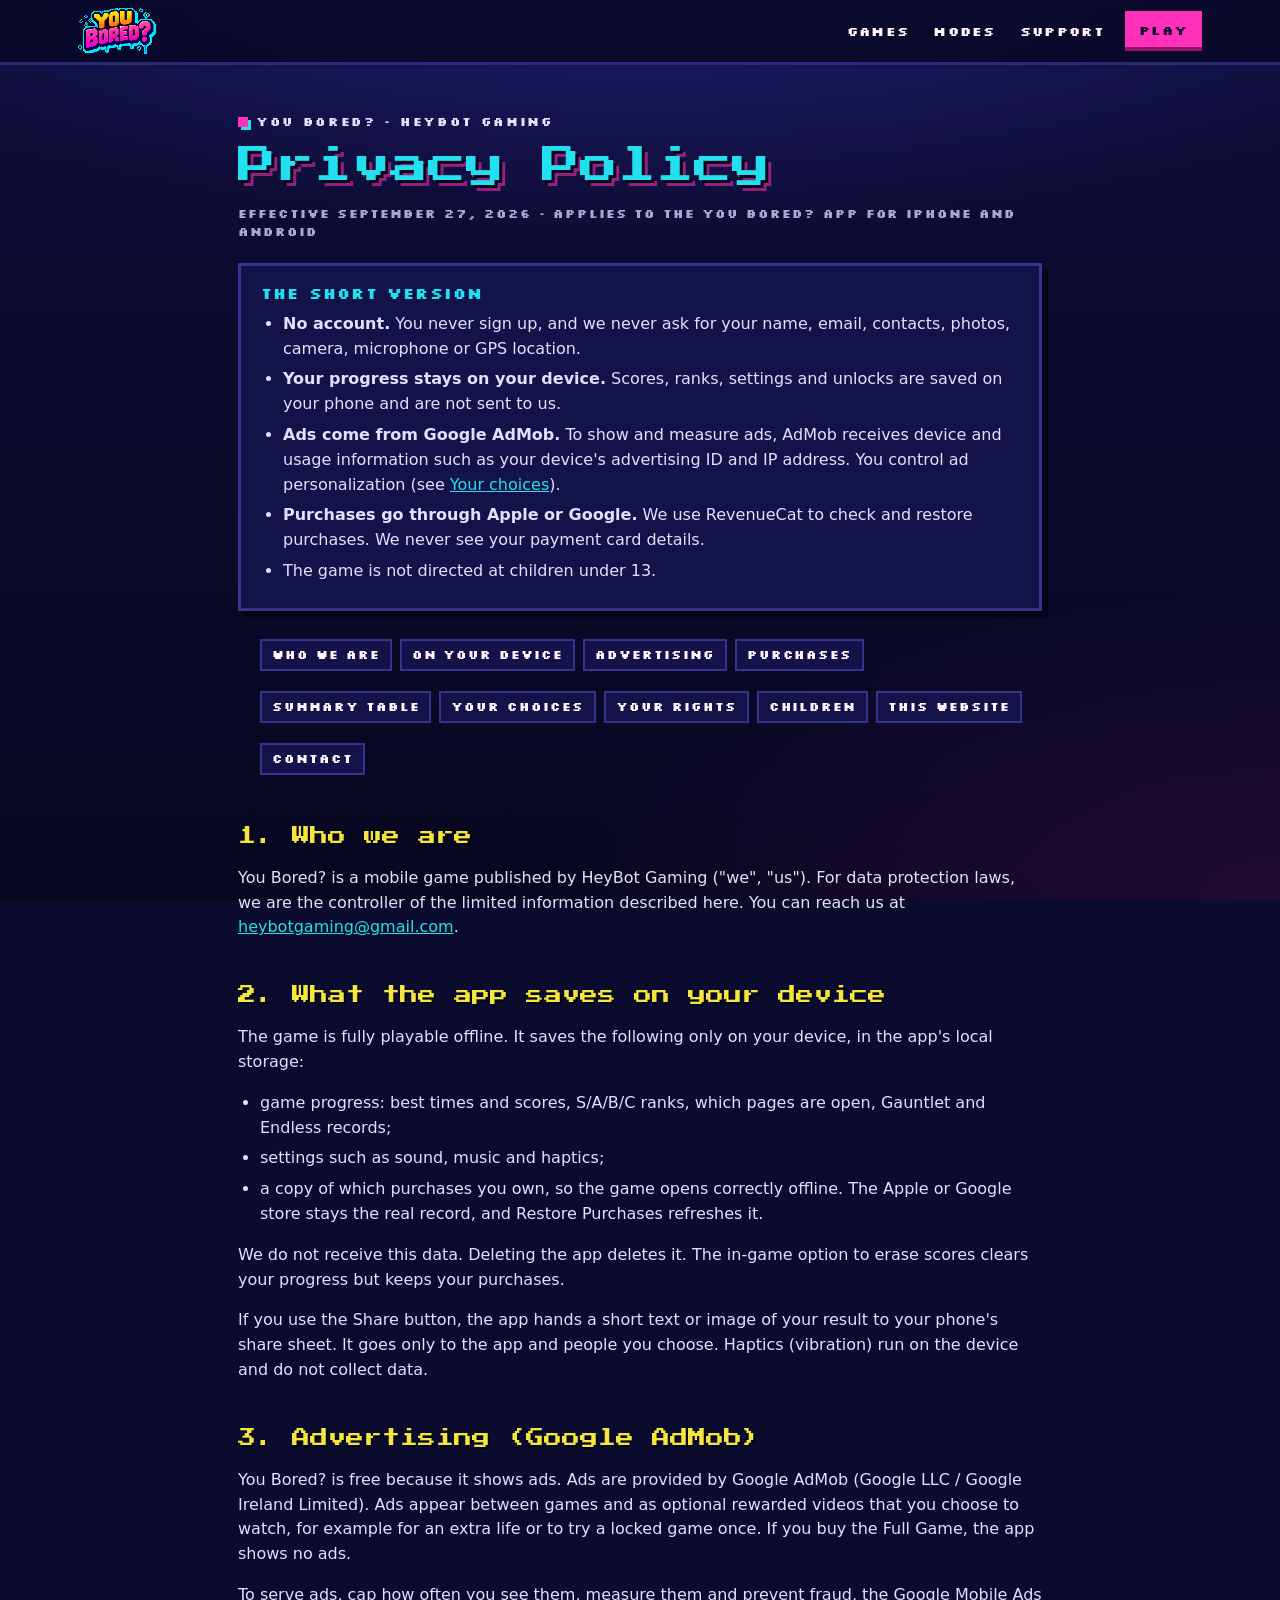
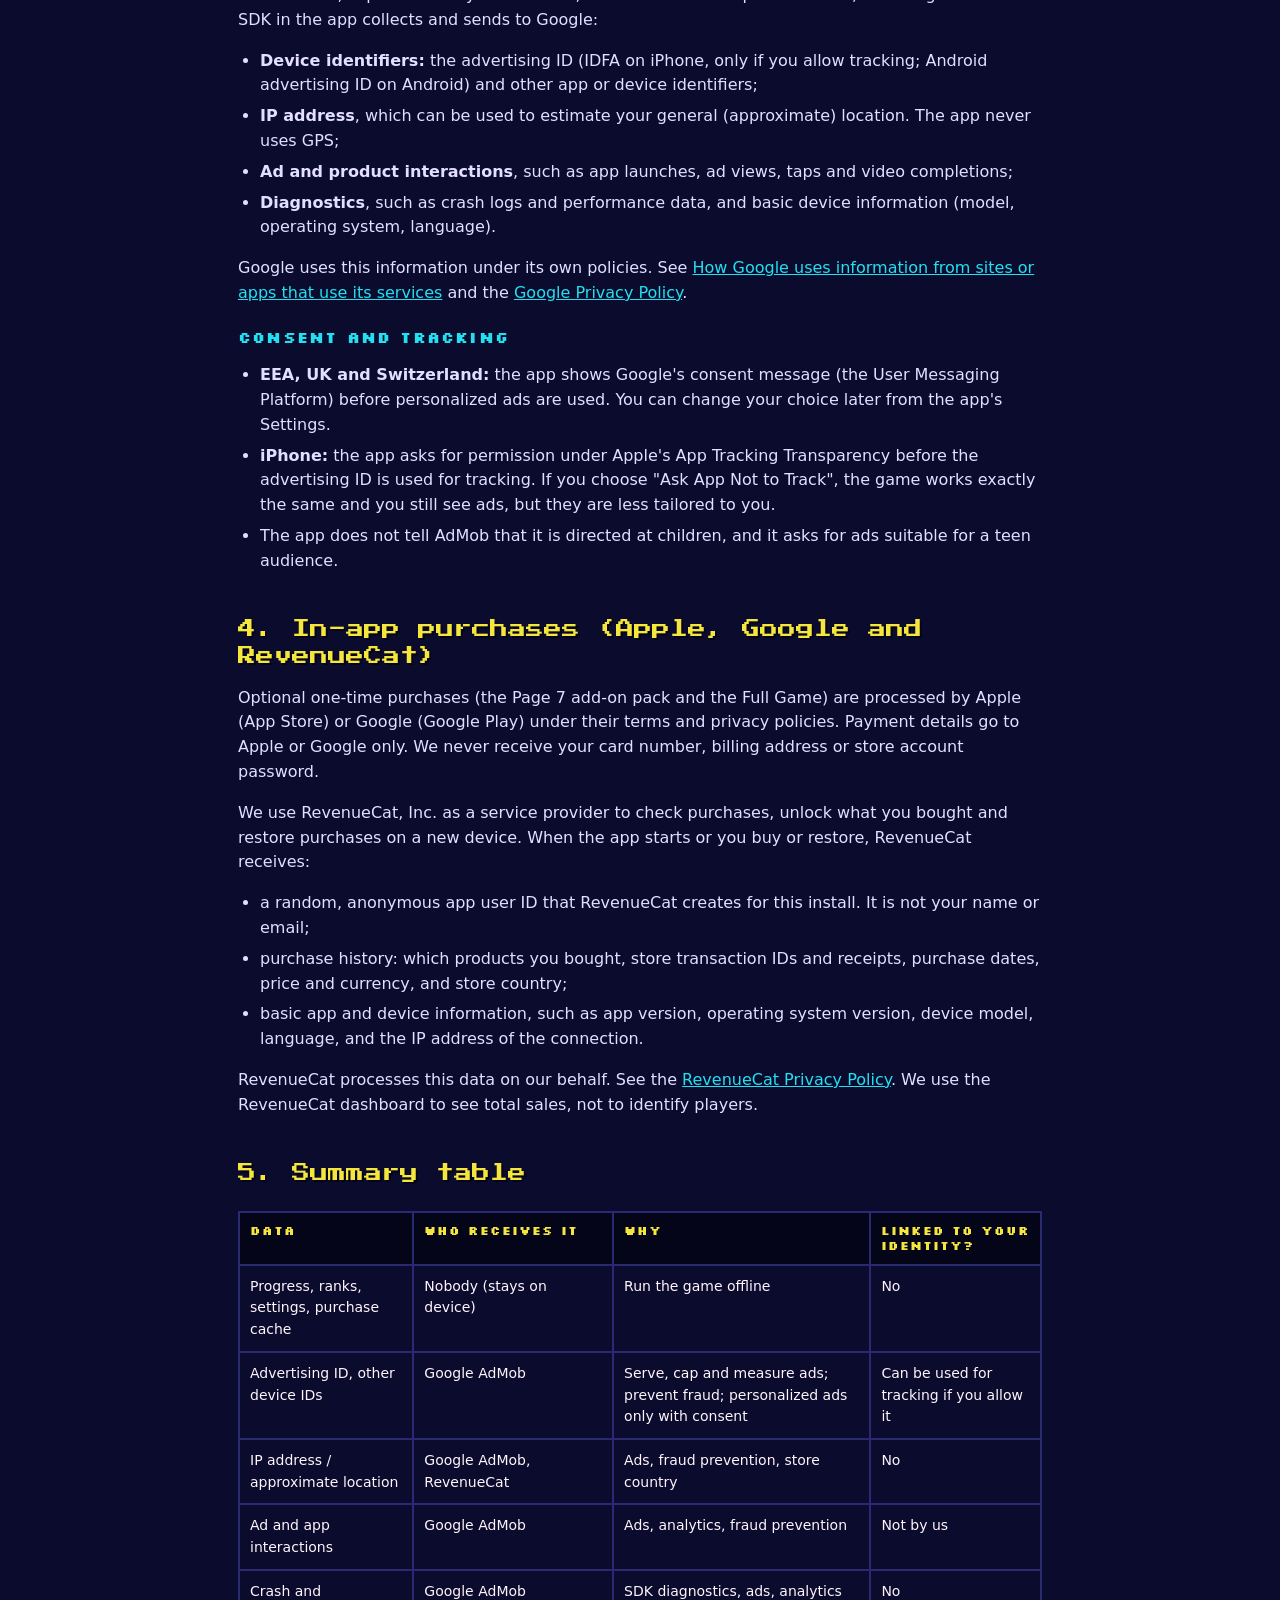
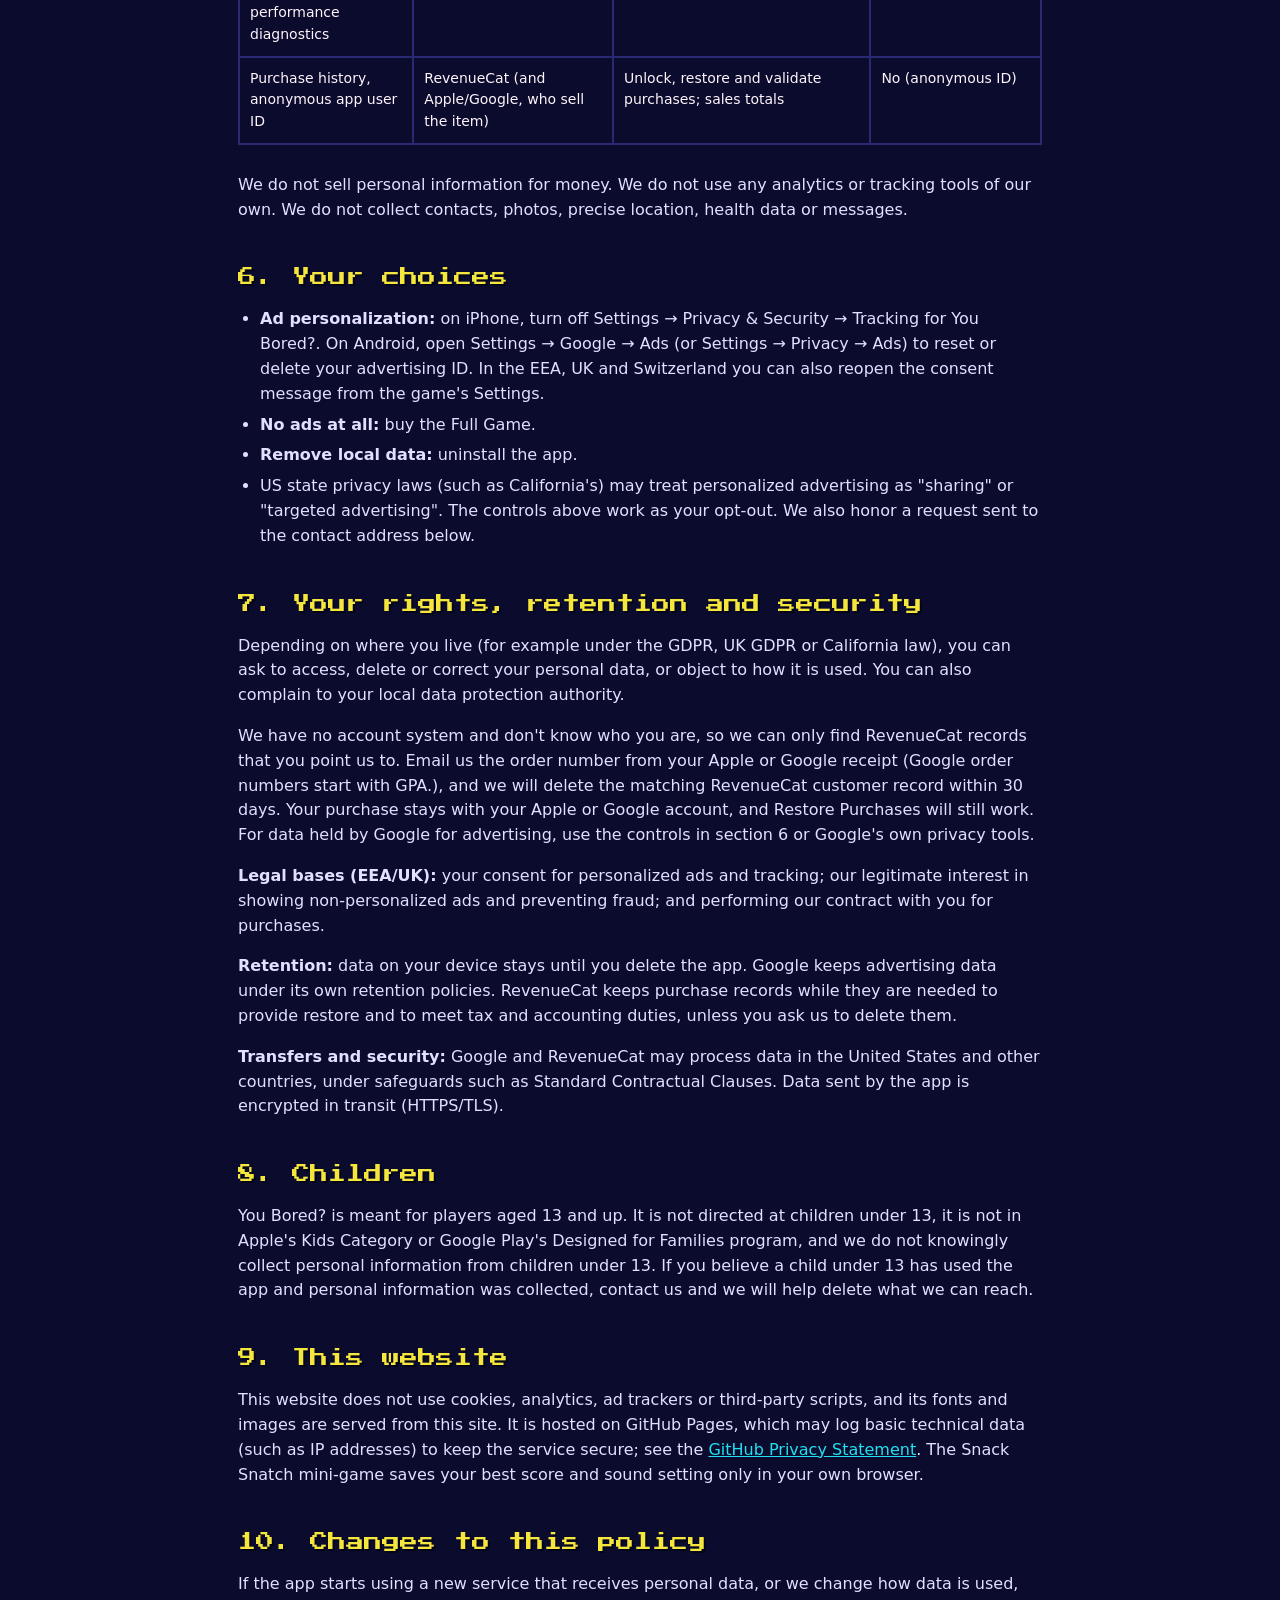
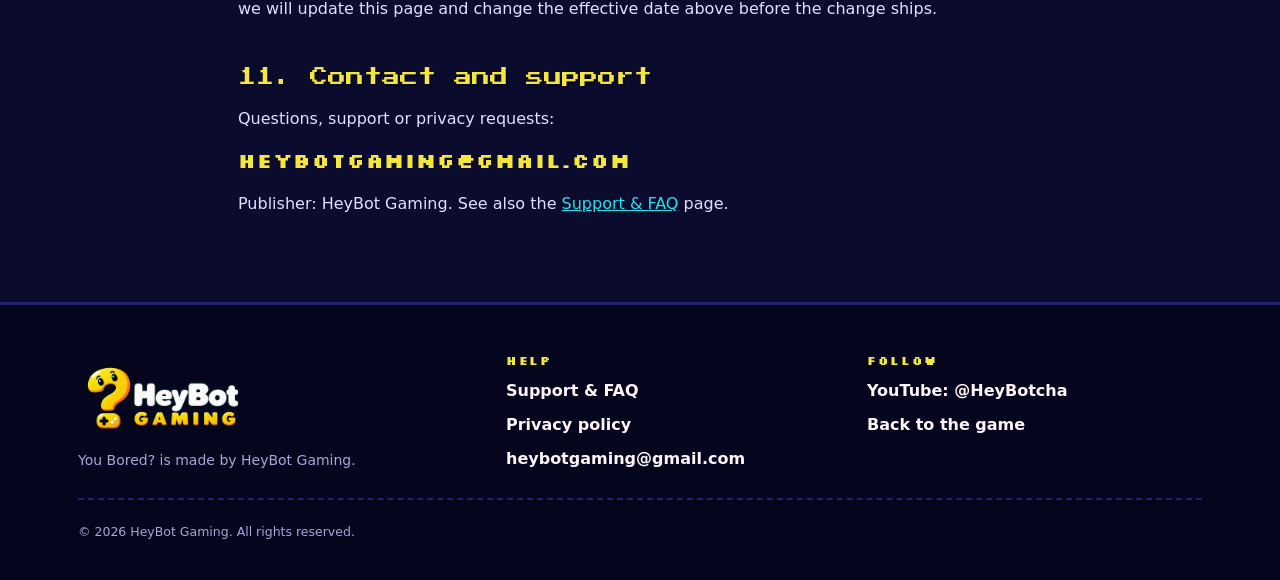
<file: privacy.html>
<!doctype html>
<html lang="en">
<head>
<meta charset="utf-8">
<meta name="viewport" content="width=device-width,initial-scale=1,viewport-fit=cover">
<title>Privacy Policy | You Bored?</title>
<meta name="description" content="Privacy policy for the You Bored? mobile game by HeyBot Gaming. No account, progress stays on your device, ads by Google AdMob, purchases through Apple or Google.">
<meta name="theme-color" content="#0B0B2E">
<meta name="color-scheme" content="dark">
<link rel="canonical" href="https://heybotgaming.github.io/privacy.html">
<meta property="og:type" content="article">
<meta property="og:title" content="You Bored? Privacy Policy">
<meta property="og:description" content="No account. Progress stays on your device. Here is exactly what the ads and purchase services receive.">
<meta property="og:url" content="https://heybotgaming.github.io/privacy.html">
<meta property="og:image" content="https://heybotgaming.github.io/og.jpg">
<meta name="twitter:card" content="summary_large_image">
<link rel="icon" href="favicon.ico" sizes="32x32">
<link rel="icon" href="favicon.svg" type="image/svg+xml">
<link rel="apple-touch-icon" href="apple-touch-icon.png">
<link rel="stylesheet" href="assets/css/site.css">
</head>
<body>
<a class="skip" href="#main">Skip to content</a>
<div class="bg-glow" aria-hidden="true"></div>

<header class="nav solid">
  <div class="wrap">
    <a class="brand" href="./" aria-label="You Bored? home"><img src="assets/img/logo.webp" width="314" height="189" alt="You Bored?"></a>
    <nav class="links" aria-label="Site"><a href="./#games">Games</a><a href="./#modes">Modes</a><a href="support.html">Support</a></nav>
    <a class="btn mag" href="./#play">Play</a>
  </div>
</header>

<main id="main" class="doc">
  <div class="wrap">
    <p class="eyebrow">You Bored? &middot; HeyBot Gaming</p>
    <h1>Privacy Policy</h1>
    <p class="meta">Effective September 27, 2026 &middot; Applies to the You Bored? app for iPhone and Android</p>

    <div class="box panel">
      <h3 style="margin-top:0">The short version</h3>
      <ul>
        <li><strong>No account.</strong> You never sign up, and we never ask for your name, email, contacts, photos, camera, microphone or GPS location.</li>
        <li><strong>Your progress stays on your device.</strong> Scores, ranks, settings and unlocks are saved on your phone and are not sent to us.</li>
        <li><strong>Ads come from Google AdMob.</strong> To show and measure ads, AdMob receives device and usage information such as your device's advertising ID and IP address. You control ad personalization (see <a href="#choices">Your choices</a>).</li>
        <li><strong>Purchases go through Apple or Google.</strong> We use RevenueCat to check and restore purchases. We never see your payment card details.</li>
        <li>The game is not directed at children under 13.</li>
      </ul>
    </div>

    <ul class="toc" aria-label="Sections">
      <li><a href="#who">Who we are</a></li><li><a href="#device">On your device</a></li><li><a href="#ads">Advertising</a></li><li><a href="#purchases">Purchases</a></li>
      <li><a href="#table">Summary table</a></li><li><a href="#choices">Your choices</a></li><li><a href="#rights">Your rights</a></li><li><a href="#children">Children</a></li>
      <li><a href="#website">This website</a></li><li><a href="#contact">Contact</a></li>
    </ul>

    <h2 id="who">1. Who we are</h2>
    <p>You Bored? is a mobile game published by HeyBot Gaming ("we", "us"). For data protection laws, we are the controller of the limited information described here. You can reach us at <a href="mailto:heybotgaming@gmail.com">heybotgaming@gmail.com</a>.</p>

    <h2 id="device">2. What the app saves on your device</h2>
    <p>The game is fully playable offline. It saves the following only on your device, in the app's local storage:</p>
    <ul>
      <li>game progress: best times and scores, S/A/B/C ranks, which pages are open, Gauntlet and Endless records;</li>
      <li>settings such as sound, music and haptics;</li>
      <li>a copy of which purchases you own, so the game opens correctly offline. The Apple or Google store stays the real record, and Restore Purchases refreshes it.</li>
    </ul>
    <p>We do not receive this data. Deleting the app deletes it. The in-game option to erase scores clears your progress but keeps your purchases.</p>
    <p>If you use the Share button, the app hands a short text or image of your result to your phone's share sheet. It goes only to the app and people you choose. Haptics (vibration) run on the device and do not collect data.</p>

    <h2 id="ads">3. Advertising (Google AdMob)</h2>
    <p>You Bored? is free because it shows ads. Ads are provided by Google AdMob (Google LLC / Google Ireland Limited). Ads appear between games and as optional rewarded videos that you choose to watch, for example for an extra life or to try a locked game once. If you buy the Full Game, the app shows no ads.</p>
    <p>To serve ads, cap how often you see them, measure them and prevent fraud, the Google Mobile Ads SDK in the app collects and sends to Google:</p>
    <ul>
      <li><strong>Device identifiers:</strong> the advertising ID (IDFA on iPhone, only if you allow tracking; Android advertising ID on Android) and other app or device identifiers;</li>
      <li><strong>IP address</strong>, which can be used to estimate your general (approximate) location. The app never uses GPS;</li>
      <li><strong>Ad and product interactions</strong>, such as app launches, ad views, taps and video completions;</li>
      <li><strong>Diagnostics</strong>, such as crash logs and performance data, and basic device information (model, operating system, language).</li>
    </ul>
    <p>Google uses this information under its own policies. See <a href="https://policies.google.com/technologies/partner-sites" target="_blank" rel="noopener">How Google uses information from sites or apps that use its services</a> and the <a href="https://policies.google.com/privacy" target="_blank" rel="noopener">Google Privacy Policy</a>.</p>
    <h3>Consent and tracking</h3>
    <ul>
      <li><strong>EEA, UK and Switzerland:</strong> the app shows Google's consent message (the User Messaging Platform) before personalized ads are used. You can change your choice later from the app's Settings.</li>
      <li><strong>iPhone:</strong> the app asks for permission under Apple's App Tracking Transparency before the advertising ID is used for tracking. If you choose "Ask App Not to Track", the game works exactly the same and you still see ads, but they are less tailored to you.</li>
      <li>The app does not tell AdMob that it is directed at children, and it asks for ads suitable for a teen audience.</li>
    </ul>

    <h2 id="purchases">4. In-app purchases (Apple, Google and RevenueCat)</h2>
    <p>Optional one-time purchases (the Page 7 add-on pack and the Full Game) are processed by Apple (App Store) or Google (Google Play) under their terms and privacy policies. Payment details go to Apple or Google only. We never receive your card number, billing address or store account password.</p>
    <p>We use RevenueCat, Inc. as a service provider to check purchases, unlock what you bought and restore purchases on a new device. When the app starts or you buy or restore, RevenueCat receives:</p>
    <ul>
      <li>a random, anonymous app user ID that RevenueCat creates for this install. It is not your name or email;</li>
      <li>purchase history: which products you bought, store transaction IDs and receipts, purchase dates, price and currency, and store country;</li>
      <li>basic app and device information, such as app version, operating system version, device model, language, and the IP address of the connection.</li>
    </ul>
    <p>RevenueCat processes this data on our behalf. See the <a href="https://www.revenuecat.com/privacy/" target="_blank" rel="noopener">RevenueCat Privacy Policy</a>. We use the RevenueCat dashboard to see total sales, not to identify players.</p>

    <h2 id="table">5. Summary table</h2>
    <div class="tablewrap">
      <table>
        <thead><tr><th>Data</th><th>Who receives it</th><th>Why</th><th>Linked to your identity?</th></tr></thead>
        <tbody>
          <tr><td>Progress, ranks, settings, purchase cache</td><td>Nobody (stays on device)</td><td>Run the game offline</td><td>No</td></tr>
          <tr><td>Advertising ID, other device IDs</td><td>Google AdMob</td><td>Serve, cap and measure ads; prevent fraud; personalized ads only with consent</td><td>Can be used for tracking if you allow it</td></tr>
          <tr><td>IP address / approximate location</td><td>Google AdMob, RevenueCat</td><td>Ads, fraud prevention, store country</td><td>No</td></tr>
          <tr><td>Ad and app interactions</td><td>Google AdMob</td><td>Ads, analytics, fraud prevention</td><td>Not by us</td></tr>
          <tr><td>Crash and performance diagnostics</td><td>Google AdMob</td><td>SDK diagnostics, ads, analytics</td><td>No</td></tr>
          <tr><td>Purchase history, anonymous app user ID</td><td>RevenueCat (and Apple/Google, who sell the item)</td><td>Unlock, restore and validate purchases; sales totals</td><td>No (anonymous ID)</td></tr>
        </tbody>
      </table>
    </div>
    <p>We do not sell personal information for money. We do not use any analytics or tracking tools of our own. We do not collect contacts, photos, precise location, health data or messages.</p>

    <h2 id="choices">6. Your choices</h2>
    <ul>
      <li><strong>Ad personalization:</strong> on iPhone, turn off Settings &rarr; Privacy &amp; Security &rarr; Tracking for You Bored?. On Android, open Settings &rarr; Google &rarr; Ads (or Settings &rarr; Privacy &rarr; Ads) to reset or delete your advertising ID. In the EEA, UK and Switzerland you can also reopen the consent message from the game's Settings.</li>
      <li><strong>No ads at all:</strong> buy the Full Game.</li>
      <li><strong>Remove local data:</strong> uninstall the app.</li>
      <li>US state privacy laws (such as California's) may treat personalized advertising as "sharing" or "targeted advertising". The controls above work as your opt-out. We also honor a request sent to the contact address below.</li>
    </ul>

    <h2 id="rights">7. Your rights, retention and security</h2>
    <p>Depending on where you live (for example under the GDPR, UK GDPR or California law), you can ask to access, delete or correct your personal data, or object to how it is used. You can also complain to your local data protection authority.</p>
    <p>We have no account system and don't know who you are, so we can only find RevenueCat records that you point us to. Email us the order number from your Apple or Google receipt (Google order numbers start with GPA.), and we will delete the matching RevenueCat customer record within 30 days. Your purchase stays with your Apple or Google account, and Restore Purchases will still work. For data held by Google for advertising, use the controls in section 6 or Google's own privacy tools.</p>
    <p><strong>Legal bases (EEA/UK):</strong> your consent for personalized ads and tracking; our legitimate interest in showing non-personalized ads and preventing fraud; and performing our contract with you for purchases.</p>
    <p><strong>Retention:</strong> data on your device stays until you delete the app. Google keeps advertising data under its own retention policies. RevenueCat keeps purchase records while they are needed to provide restore and to meet tax and accounting duties, unless you ask us to delete them.</p>
    <p><strong>Transfers and security:</strong> Google and RevenueCat may process data in the United States and other countries, under safeguards such as Standard Contractual Clauses. Data sent by the app is encrypted in transit (HTTPS/TLS).</p>

    <h2 id="children">8. Children</h2>
    <p>You Bored? is meant for players aged 13 and up. It is not directed at children under 13, it is not in Apple's Kids Category or Google Play's Designed for Families program, and we do not knowingly collect personal information from children under 13. If you believe a child under 13 has used the app and personal information was collected, contact us and we will help delete what we can reach.</p>

    <h2 id="website">9. This website</h2>
    <p>This website does not use cookies, analytics, ad trackers or third-party scripts, and its fonts and images are served from this site. It is hosted on GitHub Pages, which may log basic technical data (such as IP addresses) to keep the service secure; see the <a href="https://docs.github.com/en/site-policy/privacy-policies/github-general-privacy-statement" target="_blank" rel="noopener">GitHub Privacy Statement</a>. The Snack Snatch mini-game saves your best score and sound setting only in your own browser.</p>

    <h2 id="changes">10. Changes to this policy</h2>
    <p>If the app starts using a new service that receives personal data, or we change how data is used, we will update this page and change the effective date above before the change ships.</p>

    <h2 id="contact">11. Contact and support</h2>
    <p>Questions, support or privacy requests:</p>
    <p><a class="mailbig" href="mailto:heybotgaming@gmail.com">heybotgaming@gmail.com</a></p>
    <p>Publisher: HeyBot Gaming. See also the <a href="support.html">Support &amp; FAQ</a> page.</p>
  </div>
</main>

<footer class="foot">
  <div class="wrap">
    <div><img class="hb" src="assets/img/heybot.webp" width="440" height="220" alt="HeyBot Gaming" loading="lazy"><p>You Bored? is made by HeyBot Gaming.</p></div>
    <div><h4>Help</h4><ul><li><a href="support.html">Support &amp; FAQ</a></li><li><a href="privacy.html">Privacy policy</a></li><li><a href="mailto:heybotgaming@gmail.com">heybotgaming@gmail.com</a></li></ul></div>
    <div><h4>Follow</h4><ul><li><a href="https://www.youtube.com/@HeyBotcha" target="_blank" rel="noopener">YouTube: @HeyBotcha</a></li><li><a href="./">Back to the game</a></li></ul></div>
    <div class="legal"><p>&copy; 2026 HeyBot Gaming. All rights reserved.</p></div>
  </div>
</footer>
</body>
</html>
</file>
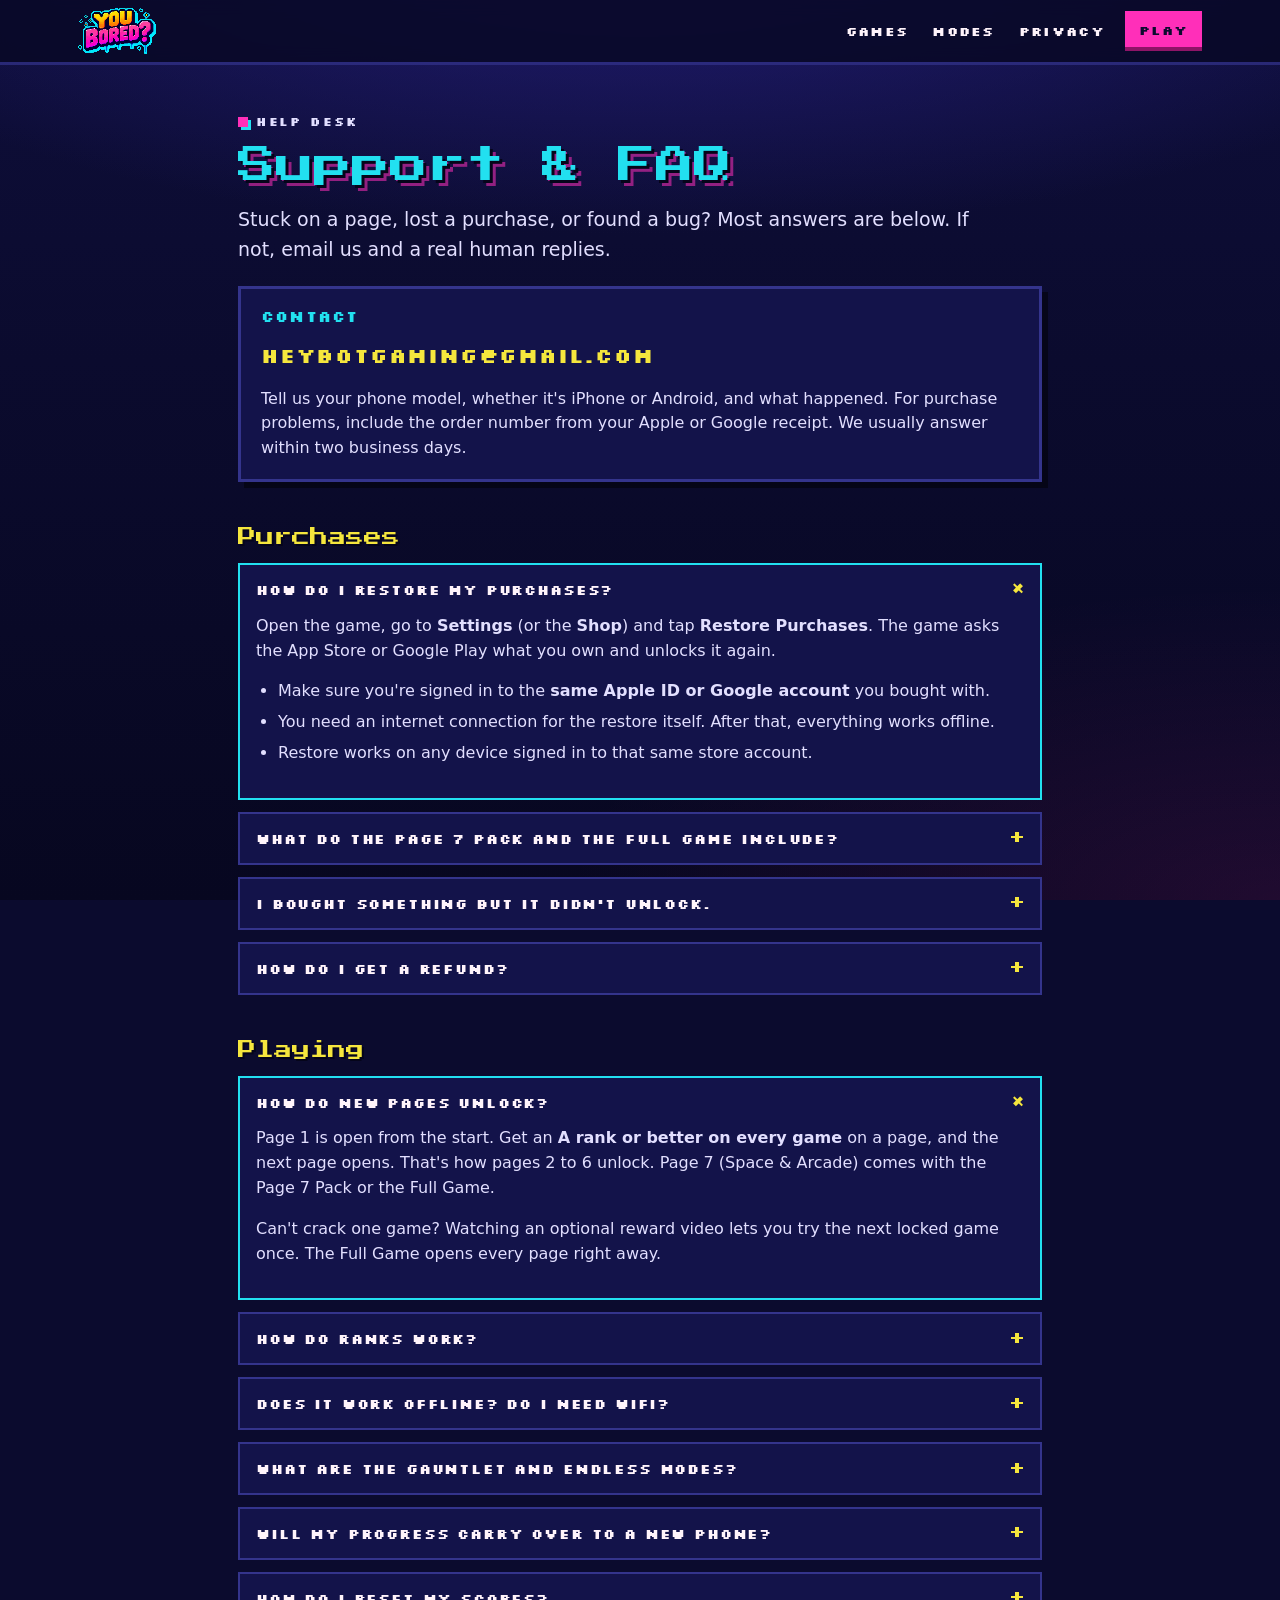
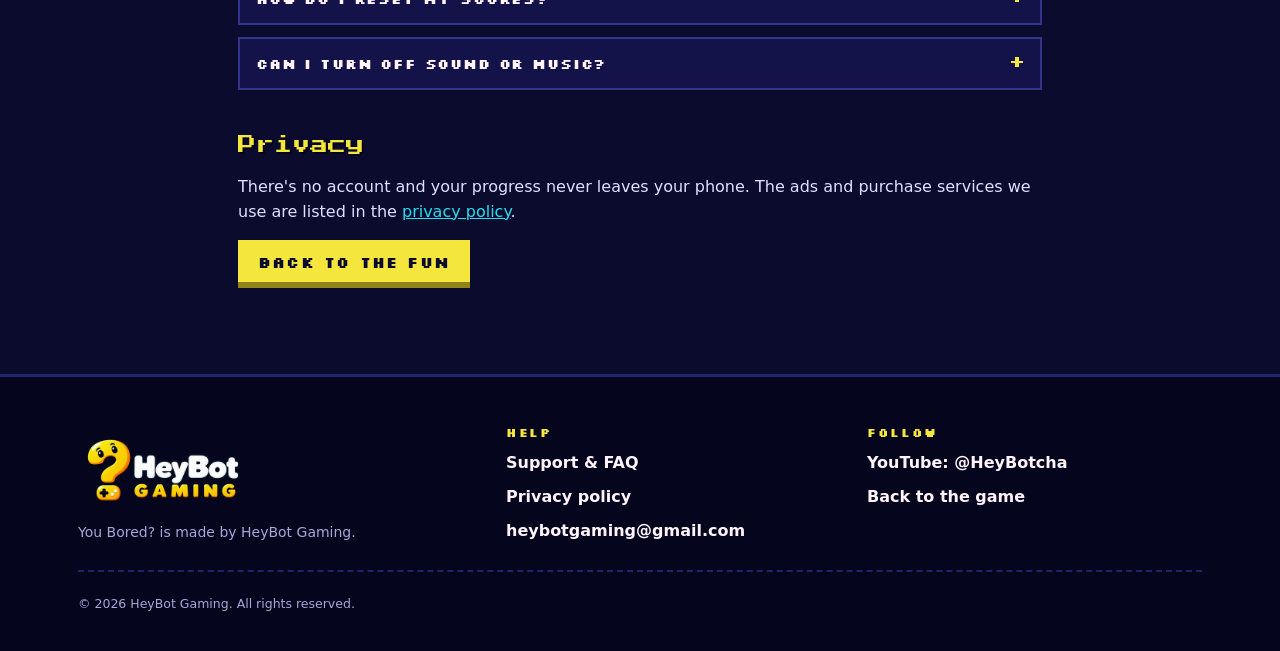
<file: support.html>
<!doctype html>
<html lang="en">
<head>
<meta charset="utf-8">
<meta name="viewport" content="width=device-width,initial-scale=1,viewport-fit=cover">
<title>Support &amp; FAQ | You Bored?</title>
<meta name="description" content="Help for You Bored?: restoring purchases, how pages unlock, playing offline, and how to contact HeyBot Gaming.">
<meta name="theme-color" content="#0B0B2E">
<meta name="color-scheme" content="dark">
<link rel="canonical" href="https://heybotgaming.github.io/support.html">
<meta property="og:type" content="website">
<meta property="og:title" content="You Bored? Support &amp; FAQ">
<meta property="og:description" content="Restore purchases, unlock pages, play offline, or get in touch with HeyBot Gaming.">
<meta property="og:url" content="https://heybotgaming.github.io/support.html">
<meta property="og:image" content="https://heybotgaming.github.io/og.jpg">
<meta name="twitter:card" content="summary_large_image">
<link rel="icon" href="favicon.ico" sizes="32x32">
<link rel="icon" href="favicon.svg" type="image/svg+xml">
<link rel="apple-touch-icon" href="apple-touch-icon.png">
<link rel="stylesheet" href="assets/css/site.css">
</head>
<body>
<a class="skip" href="#main">Skip to content</a>
<div class="bg-glow" aria-hidden="true"></div>

<header class="nav solid">
  <div class="wrap">
    <a class="brand" href="./" aria-label="You Bored? home"><img src="assets/img/logo.webp" width="314" height="189" alt="You Bored?"></a>
    <nav class="links" aria-label="Site"><a href="./#games">Games</a><a href="./#modes">Modes</a><a href="privacy.html">Privacy</a></nav>
    <a class="btn mag" href="./#play">Play</a>
  </div>
</header>

<main id="main" class="doc">
  <div class="wrap">
    <p class="eyebrow">Help desk</p>
    <h1>Support &amp; FAQ</h1>
    <p class="lede">Stuck on a page, lost a purchase, or found a bug? Most answers are below. If not, email us and a real human replies.</p>
    <div class="box panel">
      <h3 style="margin-top:0">Contact</h3>
      <p><a class="mailbig" href="mailto:heybotgaming@gmail.com?subject=You%20Bored%3F%20support">heybotgaming@gmail.com</a></p>
      <p style="margin-bottom:0">Tell us your phone model, whether it's iPhone or Android, and what happened. For purchase problems, include the order number from your Apple or Google receipt. We usually answer within two business days.</p>
    </div>

    <h2>Purchases</h2>
    <details class="faq" open>
      <summary>How do I restore my purchases?</summary>
      <div class="a">
        <p>Open the game, go to <strong>Settings</strong> (or the <strong>Shop</strong>) and tap <strong>Restore Purchases</strong>. The game asks the App Store or Google Play what you own and unlocks it again.</p>
        <ul>
          <li>Make sure you're signed in to the <strong>same Apple ID or Google account</strong> you bought with.</li>
          <li>You need an internet connection for the restore itself. After that, everything works offline.</li>
          <li>Restore works on any device signed in to that same store account.</li>
        </ul>
      </div>
    </details>
    <details class="faq">
      <summary>What do the Page 7 Pack and the Full Game include?</summary>
      <div class="a">
        <p>The <strong>Page 7 Pack</strong> is an add-on that opens the Space &amp; Arcade page: 12 extra games. The <strong>Full Game</strong> opens every page right away (all 79 games), removes ads for good and includes all future updates. Both are one-time purchases. There are no subscriptions. Prices are shown in the store.</p>
      </div>
    </details>
    <details class="faq">
      <summary>I bought something but it didn't unlock.</summary>
      <div class="a">
        <p>First try <strong>Restore Purchases</strong>. If the store shows the purchase as pending (for example waiting for a parent's approval), it unlocks once the store confirms it. Still stuck? Email us your order number and we'll sort it out.</p>
      </div>
    </details>
    <details class="faq">
      <summary>How do I get a refund?</summary>
      <div class="a">
        <p>Refunds are handled by the store you paid. For iPhone, use <a href="https://reportaproblem.apple.com" target="_blank" rel="noopener">reportaproblem.apple.com</a>. For Android, open Google Play &rarr; Profile &rarr; Payments &amp; subscriptions &rarr; Budget &amp; history, or see Google Play's refund help page.</p>
      </div>
    </details>

    <h2>Playing</h2>
    <details class="faq" open>
      <summary>How do new pages unlock?</summary>
      <div class="a">
        <p>Page 1 is open from the start. Get an <strong>A rank or better on every game</strong> on a page, and the next page opens. That's how pages 2 to 6 unlock. Page 7 (Space &amp; Arcade) comes with the Page 7 Pack or the Full Game.</p>
        <p>Can't crack one game? Watching an optional reward video lets you try the next locked game once. The Full Game opens every page right away.</p>
      </div>
    </details>
    <details class="faq">
      <summary>How do ranks work?</summary>
      <div class="a"><p>Every timed challenge ends with a rank: <strong>S</strong>, <strong>A</strong>, <strong>B</strong> or <strong>C</strong>. The result screen tells you what the next rank needs (for example "S needs 12s"). Your best rank per game is saved.</p></div>
    </details>
    <details class="faq">
      <summary>Does it work offline? Do I need wifi?</summary>
      <div class="a"><p>Yes, it works offline. Every game plays with no wifi and no data, so it's perfect for planes, subways and waiting rooms. You only need a connection to buy, to restore purchases, and for ads or optional reward videos to load.</p></div>
    </details>
    <details class="faq">
      <summary>What are the Gauntlet and Endless modes?</summary>
      <div class="a"><p><strong>Gauntlet:</strong> games come at you shuffled, back to back, with three lives, and it speeds up every time you clear one. <strong>Endless:</strong> no clock; the same game keeps getting harder round after round until you crack, and you chase your high score.</p></div>
    </details>
    <details class="faq">
      <summary>Will my progress carry over to a new phone?</summary>
      <div class="a"><p>Progress (scores, ranks and open pages) is saved only on your device, and there's no account, so it doesn't move to a new phone. Purchases do: use <strong>Restore Purchases</strong> on the new device. Deleting the app deletes your progress.</p></div>
    </details>
    <details class="faq">
      <summary>How do I reset my scores?</summary>
      <div class="a"><p>Settings &rarr; <strong>Erase All Scores</strong>. It clears best times, ranks and the Gauntlet record, but it keeps your purchases.</p></div>
    </details>
    <details class="faq">
      <summary>Can I turn off sound or music?</summary>
      <div class="a"><p>Yes. Settings has separate switches for sound effects and menu music, plus an option to show the rules before every game.</p></div>
    </details>

    <h2>Privacy</h2>
    <p>There's no account and your progress never leaves your phone. The ads and purchase services we use are listed in the <a href="privacy.html">privacy policy</a>.</p>
    <p><a class="btn acid" href="./#play">Back to the fun</a></p>
  </div>
</main>

<footer class="foot">
  <div class="wrap">
    <div><img class="hb" src="assets/img/heybot.webp" width="440" height="220" alt="HeyBot Gaming" loading="lazy"><p>You Bored? is made by HeyBot Gaming.</p></div>
    <div><h4>Help</h4><ul><li><a href="support.html">Support &amp; FAQ</a></li><li><a href="privacy.html">Privacy policy</a></li><li><a href="mailto:heybotgaming@gmail.com">heybotgaming@gmail.com</a></li></ul></div>
    <div><h4>Follow</h4><ul><li><a href="https://www.youtube.com/@HeyBotcha" target="_blank" rel="noopener">YouTube: @HeyBotcha</a></li><li><a href="./">Back to the game</a></li></ul></div>
    <div class="legal"><p>&copy; 2026 HeyBot Gaming. All rights reserved.</p></div>
  </div>
</footer>
</body>
</html>
</file>
<file: assets/css/site.css>
/* You Bored? promo site. HeyBot Gaming. Mobile first, no build step. */
@font-face{font-family:'Silkscreen';font-weight:400;font-display:swap;src:url(../fonts/silkscreen-400.ttf) format('truetype')}
@font-face{font-family:'Silkscreen';font-weight:700;font-display:swap;src:url(../fonts/silkscreen-700.ttf) format('truetype')}
@font-face{font-family:'Press Start 2P';font-weight:400;font-display:swap;src:url(../fonts/press-start-2p.ttf) format('truetype')}

:root{
  --navy:#0B0B2E; --navy2:#13134A; --navy3:#1C1C5C; --line:#34348C; --ink:#05051A;
  --cyan:#22E0F0; --mag:#FF2FB9; --acid:#F5E63D; --white:#FFF4FB; --green:#4BE88A; --dim:#A9A6D8;
  --p1:#FFA53D; --p2:#22E0F0; --p3:#FF2FB9; --p4:#F5E63D; --p5:#A77BFF; --p6:#4BE88A; --p7:#FF5A6E;
  --px:'Press Start 2P',monospace; --ss:'Silkscreen',monospace;
  --sans:system-ui,-apple-system,'Segoe UI',Roboto,'Helvetica Neue',Arial,sans-serif;
  --gut:16px; --max:1180px; --ease:cubic-bezier(.2,.9,.25,1.2);
}
*,*::before,*::after{box-sizing:border-box}
html{-webkit-text-size-adjust:100%;scroll-padding-top:72px}
@media (prefers-reduced-motion:no-preference){html{scroll-behavior:smooth}}
body{margin:0;background:var(--navy);color:var(--white);font:16px/1.55 var(--sans);overflow-x:hidden;min-height:100vh}
@supports (overflow:clip){body{overflow-x:clip}}
img,video,canvas{display:block;max-width:100%}
a{color:var(--cyan)}
a:hover{color:var(--acid)}
::selection{background:var(--mag);color:var(--navy)}
:focus-visible{outline:3px solid var(--acid);outline-offset:3px}
.sr{position:absolute!important;width:1px;height:1px;overflow:hidden;clip:rect(0 0 0 0);white-space:nowrap}
.skip{position:fixed;left:8px;top:-60px;z-index:100;background:var(--acid);color:var(--navy);padding:10px 14px;font:700 14px var(--ss);text-decoration:none}
.skip:focus{top:8px}

/* ---------------------------------------------------------------- layers */
#stars{position:fixed;inset:0;width:100%;height:100%;z-index:-2;pointer-events:none}
.bg-glow{position:fixed;inset:0;z-index:-3;pointer-events:none;
  background:radial-gradient(120% 60% at 50% -10%,#241E7A 0%,rgba(36,30,122,0) 60%),
             radial-gradient(80% 50% at 100% 100%,rgba(255,47,185,.10),rgba(255,47,185,0) 70%),
             linear-gradient(#0E0E3A,#0B0B2E 40%,#070720)}
#fx{position:fixed;inset:0;width:100%;height:100%;z-index:60;pointer-events:none}
.scan{position:fixed;inset:0;z-index:55;pointer-events:none;opacity:.07;
  background:repeating-linear-gradient(0deg,#000 0 1px,transparent 1px 3px)}
main,header,footer{position:relative}
.wrap{width:100%;max-width:var(--max);margin:0 auto;padding:0 var(--gut)}
@media (min-width:720px){:root{--gut:28px}}

/* ---------------------------------------------------------------- type */
.px{font-family:var(--px);font-weight:400;letter-spacing:0}
.ss{font-family:var(--ss)}
.eyebrow{display:inline-flex;align-items:center;gap:8px;font:700 12px/1 var(--ss);letter-spacing:.14em;text-transform:uppercase;color:var(--acid);margin:0 0 14px}
.eyebrow::before{content:"";width:10px;height:10px;background:var(--mag);box-shadow:3px 3px 0 var(--cyan)}
.h2{font:400 clamp(20px,5.6vw,40px)/1.35 var(--px);margin:0 0 16px;color:var(--cyan);text-shadow:3px 3px 0 var(--ink),6px 6px 0 rgba(255,47,185,.55);text-wrap:balance}
.h2 em{font-style:normal;color:var(--acid)}
.h2 .m{color:var(--mag)}
.lede{font-size:clamp(16px,2.2vw,19px);color:#DCD8FF;max-width:40em;margin:0 0 22px;text-wrap:pretty}
.lede b{color:var(--white)}
section{padding:72px 0}
@media (min-width:980px){section{padding:110px 0}}
.center{text-align:center}
.center .lede{margin-left:auto;margin-right:auto}

/* ---------------------------------------------------------------- pixel shapes */
.notch{clip-path:polygon(0 6px,6px 6px,6px 0,calc(100% - 6px) 0,calc(100% - 6px) 6px,100% 6px,100% calc(100% - 6px),calc(100% - 6px) calc(100% - 6px),calc(100% - 6px) 100%,6px 100%,6px calc(100% - 6px),0 calc(100% - 6px))}
.panel{background:var(--navy2);border:3px solid var(--line);box-shadow:6px 6px 0 rgba(0,0,0,.45)}

/* ---------------------------------------------------------------- buttons */
.btn{--c:var(--cyan);--d:#0E8C98;display:inline-flex;align-items:center;justify-content:center;gap:10px;min-height:48px;padding:12px 20px 10px;
  font:700 15px/1 var(--ss);letter-spacing:.08em;text-transform:uppercase;text-decoration:none;color:var(--navy);background:var(--c);
  border:0;border-bottom:6px solid var(--d);cursor:pointer;user-select:none;-webkit-tap-highlight-color:transparent;
  transition:transform .12s var(--ease),border-width .12s,filter .12s;position:relative}
.btn:hover{color:var(--navy);transform:translateY(-2px);filter:brightness(1.08)}
.btn:active{transform:translateY(4px);border-bottom-width:2px}
.btn.mag{--c:var(--mag);--d:#8E1467}
.btn.acid{--c:var(--acid);--d:#8F8416}
.btn.ghost{--c:var(--navy3);--d:#0B0B36;color:var(--cyan)}
.btn.ghost:hover{color:var(--acid)}
.btn.big{min-height:60px;font-size:17px;padding:16px 26px 12px}
.btn svg{width:18px;height:18px;flex:none}

/* ---------------------------------------------------------------- nav */
.nav{position:fixed;top:0;left:0;right:0;z-index:40;transition:background .25s,box-shadow .25s}
.nav.solid{background:rgba(9,9,38,.86);box-shadow:0 3px 0 rgba(52,52,140,.7);-webkit-backdrop-filter:blur(8px);backdrop-filter:blur(8px)}
.nav .wrap{display:flex;align-items:center;gap:10px;height:62px}
.nav .brand{display:flex;align-items:center;gap:10px;text-decoration:none;margin-right:auto}
.nav .brand img{width:78px;height:auto;image-rendering:pixelated;transition:transform .2s var(--ease),opacity .3s}
#nav:not(.solid) .brand img{opacity:0;transform:scale(.6)}
.nav .brand:hover img{transform:rotate(-4deg) scale(1.08)}
.nav .links{display:none;gap:4px}
.nav .links a{font:700 13px/1 var(--ss);letter-spacing:.1em;text-transform:uppercase;color:var(--white);text-decoration:none;padding:10px 10px}
.nav .links a:hover{color:var(--acid)}
.nav .btn{min-height:40px;padding:10px 14px 7px;font-size:13px;border-bottom-width:4px}
@media (min-width:900px){.nav .links{display:flex}}

/* ---------------------------------------------------------------- hero */
.hero{padding:86px 0 40px;min-height:100svh;display:flex;align-items:center;overflow:hidden}
.hero .wrap{display:grid;gap:26px;align-items:center}
.hero-copy{text-align:center;position:relative;z-index:2}
.chip{display:inline-flex;align-items:center;gap:8px;font:700 12px/1 var(--ss);letter-spacing:.12em;text-transform:uppercase;padding:8px 12px 7px;background:rgba(19,19,74,.85);border:2px solid var(--line);color:var(--white)}
.chip i{width:8px;height:8px;background:var(--green);box-shadow:0 0 8px var(--green);animation:blink 1s steps(2) infinite}
.logo-stage{position:relative;display:grid;place-items:center;margin:18px auto 6px;width:min(86vw,470px);aspect-ratio:314/189}
.logo-stage .rays{position:absolute;left:50%;top:50%;width:170%;aspect-ratio:1;transform:translate(-50%,-50%);border-radius:50%;
  background:repeating-conic-gradient(from 0deg,rgba(255,47,185,.20) 0 9deg,rgba(0,0,0,0) 9deg 18deg,rgba(34,224,240,.13) 18deg 27deg,rgba(0,0,0,0) 27deg 36deg);
  -webkit-mask:radial-gradient(closest-side,#000 18%,rgba(0,0,0,.6) 45%,transparent 72%);mask:radial-gradient(closest-side,#000 18%,rgba(0,0,0,.6) 45%,transparent 72%);
  animation:spin 60s linear infinite;opacity:0;transition:opacity .8s .5s}
.logo-btn{all:unset;cursor:pointer;display:block;width:100%;position:relative;z-index:1;-webkit-tap-highlight-color:transparent}
.logo-btn:focus-visible{outline:3px solid var(--acid);outline-offset:6px}
.logo{width:100%;height:auto;image-rendering:pixelated;filter:drop-shadow(0 10px 0 rgba(0,0,0,.35));opacity:0}
.is-ready .logo{animation:slam .75s cubic-bezier(.3,1.4,.4,1) .15s forwards,floaty 4s ease-in-out 1.2s infinite}
.is-ready .logo-stage .rays{opacity:1}
.tagline{font:400 clamp(14px,4vw,20px)/1.65 var(--px);color:var(--acid);margin:4px auto 16px;min-height:4.95em;max-width:26em;text-shadow:2px 2px 0 var(--ink)}
.tagline .m{color:var(--mag)}
.tagline .cur{display:inline-block;width:.7em;height:1em;background:var(--white);vertical-align:-2px;margin-left:4px;animation:blink .8s steps(2) infinite}
.hero .sub{font-size:clamp(15px,2vw,18px);color:#D8D4FF;max-width:32em;margin:0 auto 22px;text-wrap:pretty}
.badges{display:flex;flex-wrap:wrap;justify-content:center;gap:12px 10px;margin:0 0 18px}
@media (max-width:420px){.badge{padding:9px 10px 8px 9px;gap:8px}.badge svg{width:22px;height:22px}}
.badge{position:relative;display:flex;align-items:center;gap:10px;flex:0 1 172px;min-width:0;padding:9px 16px 8px 12px;text-decoration:none;color:var(--white);
  background:#000;border:2px solid #56568F;cursor:pointer;font:inherit;text-align:left;transition:transform .15s var(--ease),border-color .15s}
.badge:hover{transform:translateY(-3px) rotate(-1deg);border-color:var(--cyan);color:var(--white)}
.badge svg{width:26px;height:26px;flex:none}
.badge small{display:block;white-space:nowrap;font:700 12px/1.1 var(--ss);letter-spacing:.12em;text-transform:uppercase;color:#C9C6F0}
.badge strong{display:block;font:700 clamp(16px,4.4vw,19px)/1.05 var(--sans);white-space:nowrap;letter-spacing:-.01em}
.badge .soon{position:absolute;right:-10px;top:-11px;background:var(--mag);color:var(--navy);font:700 10px/1 var(--ss);letter-spacing:.08em;padding:5px 6px 4px;transform:rotate(6deg);box-shadow:2px 2px 0 var(--ink);animation:wob 2.4s ease-in-out infinite}
.badge[data-live="1"] .soon{display:none}
.hero-cta{display:flex;justify-content:center;gap:10px;flex-wrap:wrap}
.stats{display:none;justify-content:center;gap:8px;flex-wrap:wrap;margin:22px 0 0;padding:0;list-style:none}
.stats li{font:700 12px/1 var(--ss);letter-spacing:.1em;text-transform:uppercase;color:var(--dim);padding:8px 10px 7px;border:2px dashed #2C2C74}
.stats b{color:var(--white);font-family:var(--px);font-weight:400;font-size:12px;margin-right:6px}

/* phones */
.phones{position:relative;height:clamp(390px,108vw,520px);margin:0 auto;width:100%;max-width:560px;--mx:0;--my:0}
.phone{position:absolute;left:50%;top:50%;width:var(--w,52%);max-width:252px;transform-style:preserve-3d;
  transform:translate(-50%,-50%) translate(calc(var(--ox,0%) + var(--mx)*var(--d,10px)),calc(var(--oy,0%) + var(--my)*var(--d,10px))) rotate(var(--r,0deg)) scale(var(--s,1));
  transition:transform .35s ease-out}
.phone .body{position:relative;padding:9px;background:linear-gradient(145deg,#2A2A78,#141446);border-radius:30px;
  box-shadow:0 0 0 2px #4A4AA8,0 0 0 5px var(--edge,var(--mag)),10px 16px 0 rgba(0,0,0,.45),0 0 44px rgba(255,47,185,.35);animation:bob 5s ease-in-out infinite;animation-delay:var(--dl,0s)}
.phone .screen{position:relative;border-radius:22px;overflow:hidden;aspect-ratio:360/676;background:#07071F}
.phone .screen::after{content:"";position:absolute;left:50%;top:4px;width:22%;height:9px;transform:translateX(-50%);background:#07071F;border-radius:10px;z-index:3}
.phone video,.phone img{width:100%;height:100%;object-fit:cover}
.phone .screen::before{content:"";position:absolute;inset:0;z-index:2;pointer-events:none;background:linear-gradient(125deg,rgba(255,255,255,.14),rgba(255,255,255,0) 38%)}
.phone.p0{--w:56%;--s:1;z-index:3;--d:14px}
.phone.p1{--w:42%;--ox:-72%;--oy:4%;--r:-10deg;--s:.92;z-index:2;--edge:var(--cyan);--dl:-1.6s;--d:26px}
.phone.p2{--w:42%;--ox:72%;--oy:6%;--r:10deg;--s:.92;z-index:1;--edge:var(--acid);--dl:-3.1s;--d:26px}
.phone .tag{position:absolute;left:50%;bottom:-40px;transform:translateX(-50%);white-space:nowrap;font:700 12px/1 var(--ss);letter-spacing:.1em;text-transform:uppercase;
  background:var(--ink);border:2px solid var(--line);padding:7px 10px 6px;color:var(--white)}
.phone .tag i{display:inline-block;width:7px;height:7px;background:#FF3B3B;margin-right:7px;vertical-align:1px;animation:blink 1s steps(2) infinite}
.glitch{animation:glitch .42s steps(6) 1}

@media (min-width:980px){
  .hero .wrap{grid-template-columns:1.05fr .95fr;gap:20px}
  .hero-copy{text-align:left}
  .logo-stage{margin:18px 0 6px;width:min(100%,500px)}
  .hero .sub{margin-left:0}
  .badges,.hero-cta,.stats{justify-content:flex-start}
  .tagline{margin-left:0}
  .phones{height:600px;max-width:none}
  .stats{display:flex}
  .phone{max-width:270px}
}

/* ---------------------------------------------------------------- ticker */
.ticker{position:relative;padding:22px 0 30px;overflow:hidden}
.tk{display:flex;width:calc(100% + 80px);overflow:hidden;transform:rotate(-2.2deg);margin:0 -40px}
.tk-row{display:flex;flex:none;gap:0;animation:marq2 var(--t,70s) linear infinite}
.tk.b .tk-row{animation-direction:reverse}
.tk span{font:400 13px/1 var(--px);padding:13px 16px 11px;white-space:nowrap;display:flex;align-items:center;gap:16px}
.tk span::after{content:"";width:10px;height:10px;background:currentColor;clip-path:polygon(50% 0,62% 38%,100% 50%,62% 62%,50% 100%,38% 62%,0 50%,38% 38%)}
.tk.a{background:var(--mag);color:var(--navy);box-shadow:0 5px 0 #8E1467}
.tk.b{background:var(--cyan);color:var(--navy);transform:rotate(1.6deg);margin-top:4px;box-shadow:0 5px 0 #0E8C98}
.ticker:hover .tk-row{animation-play-state:paused}

/* stickers */
.stickers{display:flex;flex-wrap:wrap;justify-content:center;gap:12px 14px;padding:18px 0 0;margin:0;list-style:none}
.stickers li{font:700 12px/1 var(--ss);letter-spacing:.08em;text-transform:uppercase;padding:11px 12px 9px;color:var(--navy);background:var(--c,var(--acid));
  transform:rotate(var(--r,-2deg));box-shadow:4px 4px 0 var(--ink);transition:transform .2s var(--ease);cursor:default}
.stickers li:hover{transform:rotate(0) scale(1.08)}
.stickers li:nth-child(2){--c:var(--cyan);--r:2deg}.stickers li:nth-child(3){--c:var(--mag);--r:-1deg}
.stickers li:nth-child(4){--c:var(--green);--r:3deg}.stickers li:nth-child(5){--c:var(--white);--r:-3deg}.stickers li:nth-child(6){--c:var(--p1);--r:1deg}

/* ---------------------------------------------------------------- play (mini-game) */
.play-grid{display:grid;gap:30px;align-items:center}
@media (min-width:980px){.play-grid{grid-template-columns:1fr 440px;gap:60px}}
.howto{list-style:none;padding:0;margin:0 0 22px;display:grid;gap:10px}
.howto li{display:flex;gap:12px;align-items:flex-start;font-size:16px;color:#DCD8FF}
.howto b{flex:none;display:grid;place-items:center;width:28px;height:28px;font:400 11px/1 var(--px);background:var(--mag);color:var(--navy)}
.howto li:nth-child(2) b{background:var(--cyan)}.howto li:nth-child(3) b{background:var(--acid)}
.ranks{display:flex;gap:10px;flex-wrap:wrap;margin:0 0 10px}
.rk{display:flex;align-items:center;gap:8px;font:700 12px/1 var(--ss);letter-spacing:.06em;color:var(--dim);text-transform:uppercase}
.rk i{display:grid;place-items:center;width:34px;height:34px;border-radius:50%;border:3px solid var(--c);color:var(--c);font:400 13px/1 var(--px);font-style:normal;background:var(--ink)}
.best{font:700 13px/1.4 var(--ss);letter-spacing:.08em;color:var(--dim);text-transform:uppercase}
.best b{color:var(--acid);font-family:var(--px);font-weight:400}
.cab{position:relative;width:100%;max-width:440px;margin:0 auto;padding:12px 12px 14px;background:linear-gradient(#26267A,#15154C);border:3px solid #4A4AA8;
  box-shadow:0 0 0 4px var(--ink),10px 12px 0 rgba(0,0,0,.45),0 0 60px rgba(34,224,240,.18)}
.cab-top{position:relative;margin:-2px 0 10px;padding:10px 8px 9px;text-align:center;background:var(--ink);border:2px solid var(--line);overflow:hidden}
.cab-top h3{margin:0;font:400 clamp(13px,3.6vw,16px)/1 var(--px);color:var(--acid);text-shadow:2px 2px 0 #8E1467}
.bulbs{position:absolute;left:0;right:0;height:4px;background:radial-gradient(circle,var(--acid) 1.5px,transparent 2px) 0 0/12px 4px;animation:chase .6s steps(3) infinite}
.bulbs.t{top:2px}.bulbs.b{bottom:2px;animation-direction:reverse}
.screen-wrap{position:relative;aspect-ratio:2/3;background:#07071F;border:3px solid var(--ink);overflow:hidden}
#snack{width:100%;height:100%;touch-action:manipulation;cursor:pointer;-webkit-tap-highlight-color:transparent;-webkit-user-select:none;user-select:none}
#snack.live{touch-action:none}
.game-ui{position:absolute;inset:0;display:flex;flex-direction:column;align-items:center;justify-content:flex-end;gap:10px;padding:18px;pointer-events:none}
.game-ui .btn{pointer-events:auto;width:100%;max-width:300px;white-space:nowrap}
.game-ui .btn.big{font-size:clamp(13px,3.6vw,16px);min-height:54px}
#uiEnd{gap:8px;padding-bottom:14px}
.game-ui[hidden]{display:none}
.cab-bot{display:flex;justify-content:space-between;align-items:center;gap:8px;margin-top:10px}
.cab-bot .keys{font:700 12px/1.3 var(--ss);letter-spacing:.08em;color:var(--dim);text-transform:uppercase}
.mini{all:unset;white-space:nowrap;cursor:pointer;display:inline-flex;align-items:center;gap:6px;font:700 12px/1 var(--ss);letter-spacing:.08em;text-transform:uppercase;color:var(--cyan);padding:8px 10px;border:2px solid var(--line);background:var(--ink)}
.mini:hover{color:var(--acid)}
.mini:focus-visible{outline:3px solid var(--acid)}
.mini svg{width:16px;height:16px}

/* ---------------------------------------------------------------- game wall */
.wall-head{display:grid;gap:10px;margin-bottom:22px}
.bigcount{font:400 clamp(56px,16vw,120px)/1 var(--px);color:var(--acid);text-shadow:5px 5px 0 var(--mag),10px 10px 0 var(--ink);margin:0 0 8px}
.filters{display:flex;gap:8px;overflow-x:auto;padding:4px 2px 12px;margin:0 calc(-1*var(--gut));padding-left:var(--gut);padding-right:var(--gut);scroll-snap-type:x proximity;scrollbar-width:thin}
@media (min-width:980px){.filters{flex-wrap:wrap;overflow:visible;margin:0;padding:4px 0 12px}}
.fchip{all:unset;flex:none;scroll-snap-align:start;cursor:pointer;display:inline-flex;align-items:center;gap:8px;padding:10px 12px 9px;font:700 12px/1 var(--ss);letter-spacing:.08em;text-transform:uppercase;
  color:var(--white);background:var(--navy2);border:2px solid var(--line);transition:transform .15s var(--ease),background .15s}
.fchip:hover{transform:translateY(-2px)}
.fchip:focus-visible{outline:3px solid var(--acid);outline-offset:2px}
.fchip i{width:10px;height:10px;background:var(--c,var(--white));flex:none}
.fchip span{color:var(--dim);font-weight:400}
.fchip[aria-pressed="true"]{background:var(--c,var(--white));color:var(--navy);border-color:var(--c,var(--white));box-shadow:3px 3px 0 var(--ink)}
.fchip[aria-pressed="true"] i{background:var(--navy)}
.fchip[aria-pressed="true"] span{color:var(--navy)}
.wall-tools{display:flex;gap:8px;flex-wrap:wrap;align-items:center;margin-bottom:18px}
.wall-tools .note{font:700 12px/1.3 var(--ss);letter-spacing:.08em;color:var(--dim);text-transform:uppercase;margin-left:auto}
.grid{display:grid;grid-template-columns:repeat(auto-fill,minmax(104px,1fr));gap:10px}
@media (min-width:720px){.grid{grid-template-columns:repeat(auto-fill,minmax(128px,1fr));gap:12px}}
.card{all:unset;box-sizing:border-box;position:relative;aspect-ratio:4/5;perspective:700px;cursor:pointer;-webkit-tap-highlight-color:transparent}
.card[hidden]{display:none}
.card:focus-visible{outline:3px solid var(--acid);outline-offset:3px}
.card .in{position:absolute;inset:0;transform-style:preserve-3d;transition:transform .55s cubic-bezier(.3,1.35,.45,1)}
.card.flip .in{transform:rotateY(180deg)}
@media (hover:hover) and (pointer:fine){.card:hover .in{transform:rotateY(180deg)}}
.face{position:absolute;inset:0;-webkit-backface-visibility:hidden;backface-visibility:hidden;display:flex;flex-direction:column;align-items:center;justify-content:center;gap:6px;padding:10px 8px 14px;
  background:var(--navy2);border:2px solid var(--line);text-align:center}
.face.front::after{content:"";position:absolute;left:-2px;right:-2px;bottom:-2px;height:5px;background:var(--c)}
.face .spr{width:68%;aspect-ratio:1;background-repeat:no-repeat;background-size:1000% 800%;image-rendering:pixelated;animation:bob 3.2s ease-in-out infinite;animation-delay:var(--dl,0s)}
.lit .spr{background-image:url(../img/games.webp)}
.face .nm{font:700 12px/1.15 var(--ss);letter-spacing:.06em;text-transform:uppercase;color:var(--white);min-height:2.3em;display:flex;align-items:center}
.face .addon{position:absolute;top:6px;right:6px;font:700 10px/1 var(--ss);letter-spacing:.06em;background:var(--p7);color:var(--navy);padding:4px 4px 3px}
.face.back{transform:rotateY(180deg);background:var(--ink);border-color:var(--c);justify-content:flex-start;align-items:flex-start;text-align:left;padding:10px 10px 12px;gap:6px}
.face.back .pg{font:700 10px/1.2 var(--ss);letter-spacing:.08em;text-transform:uppercase;color:var(--c)}
.face.back .nm{color:var(--acid);min-height:0;font-size:12px}
.face.back .p{display:block;margin:0;font:600 12.5px/1.3 var(--sans);color:var(--white)}
.face.back .rule{font:700 10px/1 var(--ss);letter-spacing:.1em;color:var(--dim);margin-top:auto;text-transform:uppercase}
@media (min-width:720px){.face .nm{font-size:12px}.face.back .p{font-size:13.5px}}
.card.spot .face.front{border-color:var(--acid);box-shadow:0 0 0 3px var(--acid),0 0 30px rgba(245,230,61,.6)}
.card.spot{z-index:2;animation:pop .6s var(--ease)}

/* ---------------------------------------------------------------- reel */
.reel{padding:40px 0 70px;overflow:hidden}
.reel-track{display:flex;width:max-content;gap:18px;animation:marq 80s linear infinite;padding:18px 0}
.reel:hover .reel-track{animation-play-state:paused}
.reel-set{display:flex;gap:18px}
.shot{flex:none;width:clamp(130px,30vw,190px);aspect-ratio:270/506;padding:6px;background:#1C1C5C;border-radius:18px;box-shadow:0 0 0 3px var(--c,var(--line)),6px 8px 0 rgba(0,0,0,.45);transform:rotate(var(--r,0deg));transition:transform .25s var(--ease)}
.shot:hover{transform:rotate(0) scale(1.05)}
.shot img{width:100%;height:100%;object-fit:cover;border-radius:13px;background:#07071F}
.shot:nth-child(3n+1){--r:-2deg;--c:var(--mag)}.shot:nth-child(3n+2){--r:1.5deg;--c:var(--cyan)}.shot:nth-child(3n){--r:-.5deg;--c:var(--acid)}
.reel-title{text-align:center;margin-bottom:6px}

/* ---------------------------------------------------------------- modes */
.modes{display:grid;gap:18px;margin-top:30px}
@media (min-width:900px){.modes{grid-template-columns:repeat(3,1fr);gap:22px}}
.mode{position:relative;padding:0 0 22px;overflow:hidden}
.mode .vis{position:relative;height:180px;display:grid;place-items:center;background:
  linear-gradient(rgba(0,0,0,0) 0,rgba(0,0,0,.35)),repeating-linear-gradient(90deg,rgba(255,255,255,.035) 0 1px,transparent 1px 22px),repeating-linear-gradient(0deg,rgba(255,255,255,.035) 0 1px,transparent 1px 22px),#0E0E3C;
  border-bottom:3px solid var(--line);overflow:hidden}
.mode h3{font:400 15px/1.4 var(--px);color:var(--c);margin:20px 20px 10px;text-shadow:2px 2px 0 var(--ink)}
.mode p{margin:0 20px 14px;color:#DCD8FF}
.mode .tagline2{margin:0 20px;font:700 12px/1.3 var(--ss);letter-spacing:.1em;text-transform:uppercase;color:var(--dim)}
.coin{display:grid;place-items:center;width:104px;height:104px;border-radius:50%;border:7px solid var(--acid);background:var(--ink);color:var(--acid);font:400 46px/1 var(--px);box-shadow:0 0 0 4px var(--ink),0 0 30px rgba(245,230,61,.35);position:relative}
.coin.stamp{animation:stamp .5s cubic-bezier(.3,1.5,.5,1)}
.clock{position:absolute;top:12px;left:12px;font:400 11px/1 var(--px);color:var(--cyan);background:var(--ink);padding:6px 7px}
.rk-row{position:absolute;bottom:12px;left:0;right:0;display:flex;justify-content:center;gap:8px;font:400 10px/1 var(--px)}
.rk-row span{padding:5px 6px;background:var(--ink);color:#55558E}
.rk-row span.on{color:var(--navy);background:var(--acid)}
.hearts{position:absolute;top:12px;left:12px;display:flex;gap:5px}
.heart{width:18px;height:16px;background:var(--mag);clip-path:polygon(20% 0,40% 0,50% 15%,60% 0,80% 0,100% 20%,100% 45%,50% 100%,0 45%,0 20%)}
.heart.off{background:#3A3A70}
.speed{position:absolute;right:12px;top:12px;font:400 10px/1 var(--px);color:var(--acid);background:var(--ink);padding:6px 7px}
.deck{position:relative;width:104px;height:104px;background:var(--navy2);border:3px solid var(--cyan);box-shadow:6px 6px 0 var(--ink);display:grid;place-items:center}
.deck .spr{width:84px;height:84px;background-repeat:no-repeat;background-size:1000% 800%;image-rendering:pixelated}
.deck.flash{animation:flipin .18s steps(3)}
.cmd{position:absolute;bottom:14px;left:0;right:0;text-align:center;font:400 12px/1 var(--px);color:var(--white);text-shadow:2px 2px 0 var(--mag)}
.tower{position:absolute;inset:0;overflow:hidden;-webkit-mask:linear-gradient(transparent,#000 22%,#000 78%,transparent);mask:linear-gradient(transparent,#000 22%,#000 78%,transparent)}
.round,.inf,.clock,.speed,.hearts{z-index:2}
.tower .col{position:absolute;left:50%;top:0;width:222px;margin-left:-111px;display:grid;grid-template-columns:repeat(3,64px);justify-content:space-between;row-gap:18px;will-change:transform}
.tower .spr{width:64px;height:64px;background-repeat:no-repeat;background-size:1000% 800%;image-rendering:pixelated}
.round{position:absolute;top:12px;right:12px;font:400 10px/1.6 var(--px);color:var(--green);background:var(--ink);padding:6px 7px;text-align:right}
.inf{position:absolute;top:12px;left:12px;font:400 20px/1 var(--px);color:var(--mag);background:var(--ink);padding:5px 7px 3px}

/* ---------------------------------------------------------------- unlock */
.steps{display:grid;gap:12px;margin:26px 0 34px;counter-reset:s}
@media (min-width:900px){.steps{grid-template-columns:repeat(3,1fr);gap:16px}}
.step{display:flex;gap:14px;align-items:center;padding:16px}
.step b{flex:none;display:grid;place-items:center;width:44px;height:44px;font:400 16px/1 var(--px);color:var(--navy);background:var(--c,var(--cyan))}
.step span{font:700 14px/1.35 var(--ss);letter-spacing:.06em;text-transform:uppercase}
.step span em{font-style:normal;color:var(--acid)}
.track{position:relative;display:grid;gap:14px;padding-left:26px}
.track::before{content:"";position:absolute;left:8px;top:10px;bottom:10px;width:6px;background:#23236A}
.track .fill{position:absolute;left:8px;top:10px;width:6px;height:0;background:linear-gradient(var(--acid),var(--mag));box-shadow:0 0 12px rgba(245,230,61,.6);transition:height .6s ease-out}
.pnode{position:relative;display:grid;grid-template-columns:auto 1fr;gap:12px;align-items:center;padding:12px 14px;background:var(--navy2);border:2px solid var(--line);transition:border-color .3s,background .3s,transform .3s var(--ease)}
.pnode::before{content:"";position:absolute;left:-24px;top:50%;width:14px;height:14px;margin-top:-7px;background:#23236A;border:2px solid var(--line);transition:background .3s}
.pnode .ic{display:flex}
.pnode .ic .spr{width:40px;height:40px;margin-right:-8px;background-repeat:no-repeat;background-size:1000% 800%;image-rendering:pixelated;filter:grayscale(1) brightness(.45);transition:filter .4s}
.pnode .t{font:700 13px/1.2 var(--ss);letter-spacing:.06em;text-transform:uppercase}
.pnode .t small{display:block;font-weight:400;font-size:12px;color:var(--dim);margin-top:4px}
.pnode{padding-right:46px}
.pnode .lock{position:absolute;right:12px;top:50%;margin-top:-14px;width:24px;height:28px}
.pnode .lock::before{content:"";position:absolute;left:4px;top:0;width:16px;height:16px;border:4px solid #7A7AB8;border-bottom:0;box-sizing:border-box}
.pnode .lock::after{content:"";position:absolute;left:0;bottom:0;width:24px;height:16px;background:#7A7AB8}
.pnode .st{position:absolute;right:10px;top:-10px;transform:rotate(-8deg) scale(0);font:400 10px/1 var(--px);color:var(--navy);background:var(--green);padding:6px 6px 5px;box-shadow:2px 2px 0 var(--ink);transition:transform .35s cubic-bezier(.3,1.6,.5,1)}
.pnode.open{border-color:var(--c);background:#17175A}
.pnode.open::before{background:var(--c)}
.pnode.open .ic .spr{filter:none}
.pnode.open .lock{display:none}
.pnode.open .st{transform:rotate(-8deg) scale(1)}
.pnode.addon .st{background:var(--p7)}
.pnode.shake{animation:shake .4s steps(8)}
@media (min-width:980px){
  .track{grid-template-columns:repeat(7,1fr);padding-left:0;padding-top:30px;gap:12px}
  .track::before{left:10px;right:10px;top:8px;bottom:auto;width:auto;height:6px}
  .track .fill{left:10px;top:8px;height:6px!important;width:0;background:linear-gradient(90deg,var(--acid),var(--mag));transition:width .6s ease-out}
  .pnode{grid-template-columns:1fr;text-align:center;justify-items:center;padding:16px 8px 42px}
  .pnode .st{top:auto}
  .pnode::before{left:50%;top:-29px;margin:0 0 0 -8px}
  .pnode .ic{justify-content:center}
  .pnode .lock,.pnode .st{top:auto;bottom:10px;right:50%;margin:0}
  .pnode .lock{transform:translateX(50%)}
  .pnode .st{transform:translateX(50%) rotate(-8deg) scale(0)}
  .pnode.open .st{transform:translateX(50%) rotate(-8deg) scale(1)}
}
.unlock-foot{display:flex;gap:10px;flex-wrap:wrap;align-items:center;margin-top:22px}
.unlock-foot p{margin:0;color:var(--dim);font-size:14px}

/* ---------------------------------------------------------------- pricing */
.tiers{display:grid;gap:18px;margin-top:30px}
@media (min-width:900px){.tiers{grid-template-columns:1fr 1fr 1.15fr;align-items:stretch;gap:22px}}
.tier{position:relative;padding:24px 20px 22px;display:flex;flex-direction:column;gap:12px;transform-style:preserve-3d;transition:transform .2s ease-out}
.tier h3{margin:0;font:400 clamp(16px,4vw,20px)/1.3 var(--px);color:var(--c);text-shadow:2px 2px 0 var(--ink)}
.tier .kick{font:700 12px/1.2 var(--ss);letter-spacing:.1em;text-transform:uppercase;color:var(--dim)}
.tier ul{list-style:none;margin:0;padding:0;display:grid;gap:9px}
.tier li{position:relative;padding-left:24px;color:#E6E3FF}
.tier li::before{content:"";position:absolute;left:0;top:.35em;width:12px;height:8px;border-left:4px solid var(--green);border-bottom:4px solid var(--green);transform:rotate(-45deg)}
.tier .icons{display:grid;grid-template-columns:repeat(6,1fr);gap:4px;margin-top:auto}
.tier .icons .spr{aspect-ratio:1;background-color:#0E0E3C;background-repeat:no-repeat;background-size:1000% 800%;image-rendering:pixelated}
.tier.free{--c:var(--cyan)}
.tier.pack{--c:var(--mag);border-color:var(--mag)}
.tier.full{--c:var(--acid);border-color:var(--acid);box-shadow:6px 6px 0 rgba(0,0,0,.45),0 0 40px rgba(245,230,61,.25)}
.tier.full::before{content:"";position:absolute;inset:-3px;pointer-events:none;background:linear-gradient(115deg,transparent 35%,rgba(255,255,255,.22) 50%,transparent 65%) -200% 0/250% 100% no-repeat;animation:shine 3.5s ease-in-out infinite}
.ribbon{position:absolute;right:14px;top:-15px;font:700 12px/1 var(--ss);letter-spacing:.1em;text-transform:uppercase;background:var(--acid);color:var(--navy);padding:8px 10px 7px;box-shadow:3px 3px 0 var(--ink)}
.crown{position:absolute;left:18px;top:-17px;width:40px;height:28px;filter:drop-shadow(3px 3px 0 #05051A);background:var(--acid);clip-path:polygon(0 30%,20% 55%,35% 10%,50% 50%,65% 10%,80% 55%,100% 30%,92% 100%,8% 100%);animation:wob 2s ease-in-out infinite}
.fine{margin:18px 0 0;font:700 12px/1.5 var(--ss);letter-spacing:.08em;color:var(--dim);text-transform:uppercase;text-align:center}

/* ---------------------------------------------------------------- final CTA */
.soon{text-align:center}
.soon-card{position:relative;display:grid;gap:22px;align-items:center;padding:28px 18px;overflow:hidden}
@media (min-width:900px){.soon-card{grid-template-columns:1fr 1fr;text-align:left;padding:44px}}
.soon-card .art{position:relative;border:4px solid var(--mag);box-shadow:0 0 0 4px var(--ink),8px 8px 0 rgba(0,0,0,.4)}
.soon-card .art img{width:100%;height:auto;image-rendering:pixelated}
.blinky{animation:blink 1.1s steps(2) infinite}
.mascot{position:absolute;right:8px;bottom:-2px;width:58px;height:auto;z-index:2;animation:hop 1.6s cubic-bezier(.3,0,.3,1) infinite;cursor:pointer}
.bubble{position:absolute;right:66px;bottom:74px;font:700 12px/1.3 var(--ss);letter-spacing:.06em;text-transform:uppercase;background:var(--white);color:var(--navy);padding:8px 9px 7px;box-shadow:3px 3px 0 var(--ink);white-space:nowrap}
@media (max-width:899px){.bubble{display:none}}
.bubble::after{content:"";position:absolute;right:-8px;bottom:6px;border:5px solid transparent;border-left:8px solid var(--white)}
@media (min-width:900px){.soon-card .badges,.soon-card .hero-cta{justify-content:flex-start}}

/* ---------------------------------------------------------------- footer */
.foot{padding:50px 0 34px;border-top:3px solid #23236A;background:rgba(5,5,26,.75);margin-top:30px}
.foot .wrap{display:grid;gap:26px}
@media (min-width:900px){.foot .wrap{grid-template-columns:1.2fr 1fr 1fr;align-items:start}}
.foot img.hb{width:170px;height:auto}
.foot h4{margin:0 0 12px;font:700 12px/1 var(--ss);letter-spacing:.14em;text-transform:uppercase;color:var(--acid)}
.foot ul{list-style:none;margin:0;padding:0;display:grid;gap:9px}
.foot a{color:var(--white);text-decoration:none;font-weight:600}
.foot a:hover{color:var(--cyan);text-decoration:underline}
.foot p{margin:10px 0 0;color:var(--dim);font-size:14px}
.legal{grid-column:1/-1;border-top:2px dashed #23236A;padding-top:18px;font-size:12.5px;color:#8D8ABF}
.legal p{font-size:12.5px;margin:4px 0}

/* ---------------------------------------------------------------- toast */
.toast{position:fixed;left:50%;bottom:22px;z-index:70;transform:translate(-50%,calc(100% + 60px));visibility:hidden;max-width:min(92vw,420px);width:max-content;
  font:700 13px/1.4 var(--ss);letter-spacing:.06em;text-transform:uppercase;color:var(--navy);background:var(--acid);padding:13px 16px 11px;box-shadow:4px 4px 0 var(--ink),0 0 0 3px var(--ink);transition:transform .35s cubic-bezier(.3,1.5,.5,1)}
.toast.on{transform:translate(-50%,0);visibility:visible}

/* ---------------------------------------------------------------- doc pages (privacy/support/404) */
.doc{padding:110px 0 40px}
.doc .wrap{max-width:860px}
.doc h1{font:400 clamp(22px,6vw,38px)/1.3 var(--px);color:var(--cyan);text-shadow:3px 3px 0 var(--ink),6px 6px 0 rgba(255,47,185,.55);margin:0 0 14px}
.doc h2{font:400 clamp(14px,3.6vw,18px)/1.5 var(--px);color:var(--acid);margin:42px 0 12px;text-shadow:2px 2px 0 var(--ink)}
.doc h3{font:700 15px/1.3 var(--ss);letter-spacing:.08em;text-transform:uppercase;color:var(--cyan);margin:22px 0 8px}
.doc p,.doc li{color:#E2DFFF}
.doc ul{padding-left:22px}
.doc li{margin:6px 0}
.doc .meta{font:700 12px/1.5 var(--ss);letter-spacing:.08em;text-transform:uppercase;color:var(--dim)}
.doc .box{padding:18px 20px;margin:22px 0}
.doc .box ul{margin:0}
.doc table{width:100%;border-collapse:collapse;font-size:14px;margin:12px 0}
.doc th,.doc td{text-align:left;vertical-align:top;padding:10px;border:2px solid #2A2A74}
.doc th{background:var(--ink);font:700 12px/1.3 var(--ss);letter-spacing:.08em;text-transform:uppercase;color:var(--acid)}
.tablewrap{overflow-x:auto}
.toc{display:flex;flex-wrap:wrap;gap:8px;margin:18px 0 0;padding:0;list-style:none}
.toc a{display:inline-block;font:700 12px/1 var(--ss);letter-spacing:.08em;text-transform:uppercase;padding:8px 10px;border:2px solid var(--line);text-decoration:none;color:var(--white);background:var(--navy2)}
.toc a:hover{border-color:var(--cyan);color:var(--cyan)}
details.faq{margin:12px 0;background:var(--navy2);border:2px solid var(--line)}
details.faq summary{cursor:pointer;list-style:none;padding:16px 48px 14px 16px;position:relative;font:700 14px/1.35 var(--ss);letter-spacing:.06em;text-transform:uppercase;color:var(--white)}
details.faq summary::-webkit-details-marker{display:none}
details.faq summary::after{content:"+";position:absolute;right:14px;top:50%;transform:translateY(-50%);font:400 16px/1 var(--px);color:var(--acid);transition:transform .2s}
details.faq[open] summary::after{transform:translateY(-50%) rotate(45deg)}
details.faq[open]{border-color:var(--cyan)}
details.faq .a{padding:0 16px 16px}
details.faq .a p:first-child{margin-top:0}
.mailbig{display:inline-flex;align-items:center;gap:10px;font:700 clamp(15px,3.8vw,20px)/1.2 var(--ss);letter-spacing:.04em;color:var(--acid);text-decoration:none;word-break:break-all}
.mailbig:hover{color:var(--cyan)}
.over{min-height:100svh;display:grid;place-items:center;text-align:center;padding:90px 16px 40px}
.over .big{font:400 clamp(44px,14vw,110px)/1 var(--px);color:var(--mag);text-shadow:5px 5px 0 var(--ink),10px 10px 0 rgba(34,224,240,.5);margin:0}
.over .go{display:inline-block;font:400 clamp(16px,5vw,30px)/1.2 var(--px);color:#FF5A6E;border:4px solid #FF5A6E;padding:14px 18px 12px;margin:22px 0;background:var(--ink)}
.over .cnt{font:400 14px/1.6 var(--px);color:var(--acid)}

/* ---------------------------------------------------------------- reveal */
.rv{opacity:0;transform:translateY(26px)}
.rv.in{opacity:1;transform:none;transition:opacity .6s ease-out var(--rd,0s),transform .7s cubic-bezier(.2,1.2,.3,1) var(--rd,0s)}
.shake-all{animation:shake .45s steps(9)}

/* ---------------------------------------------------------------- keyframes */
@keyframes blink{50%{opacity:0}}
@keyframes spin{to{transform:translate(-50%,-50%) rotate(360deg)}}
@keyframes slam{0%{opacity:0;transform:scale(3.4) rotate(-10deg);filter:blur(8px)}55%{opacity:1;transform:scale(.86) rotate(2deg);filter:blur(0)}72%{transform:scale(1.07) rotate(-1deg)}86%{transform:scale(.97)}100%{opacity:1;transform:scale(1)}}
@keyframes floaty{0%,100%{transform:translateY(0) rotate(0)}50%{transform:translateY(-8px) rotate(-1.2deg)}}
@keyframes bob{0%,100%{transform:translateY(0)}50%{transform:translateY(-6px)}}
@keyframes wob{0%,100%{transform:rotate(6deg)}50%{transform:rotate(-4deg) scale(1.06)}}
@keyframes marq{to{transform:translateX(-50%)}}
@keyframes marq2{to{transform:translateX(-100%)}}
@keyframes chase{to{background-position:12px 0}}
@keyframes glitch{0%{clip-path:inset(0 0 0 0);transform:none;filter:none}17%{clip-path:inset(12% 0 58% 0);transform:translateX(-8px);filter:hue-rotate(90deg) saturate(2)}33%{clip-path:inset(62% 0 8% 0);transform:translateX(7px)}50%{clip-path:inset(30% 0 30% 0);transform:translateX(-4px) scaleY(1.04);filter:invert(.15) hue-rotate(-60deg)}67%{clip-path:inset(4% 0 80% 0);transform:translateX(5px)}83%{clip-path:inset(46% 0 20% 0);transform:translateX(-2px)}100%{clip-path:inset(0 0 0 0);transform:none;filter:none}}
@keyframes shake{0%,100%{transform:translate(0,0)}11%{transform:translate(-6px,3px)}22%{transform:translate(5px,-4px)}33%{transform:translate(-4px,-2px)}44%{transform:translate(4px,4px)}55%{transform:translate(-3px,1px)}66%{transform:translate(3px,-2px)}77%{transform:translate(-2px,2px)}88%{transform:translate(1px,-1px)}}
@keyframes pop{0%{transform:scale(1)}40%{transform:scale(1.18) rotate(-3deg)}100%{transform:scale(1)}}
@keyframes stamp{0%{transform:scale(2.6) rotate(-25deg);opacity:0}60%{transform:scale(.9) rotate(4deg);opacity:1}100%{transform:scale(1) rotate(0)}}
@keyframes flipin{0%{transform:scaleX(.1)}100%{transform:scaleX(1)}}
@keyframes shine{0%,40%{background-position:-200% 0}80%,100%{background-position:200% 0}}
@keyframes hop{0%,100%{transform:translateY(0) scale(1,1)}10%{transform:translateY(0) scale(1.12,.86)}45%{transform:translateY(-22px) scale(.94,1.08) rotate(-5deg)}75%{transform:translateY(0) scale(1.08,.92)}}

@media (prefers-reduced-motion:reduce){
  *,*::before,*::after{animation-duration:.001ms!important;animation-iteration-count:1!important;transition-duration:.001ms!important}
  .logo{opacity:1}
  .rv{opacity:1;transform:none}
  .tk-row,.reel-track{animation:none!important}
  .ticker .tk{flex-wrap:wrap}
}
</file>
